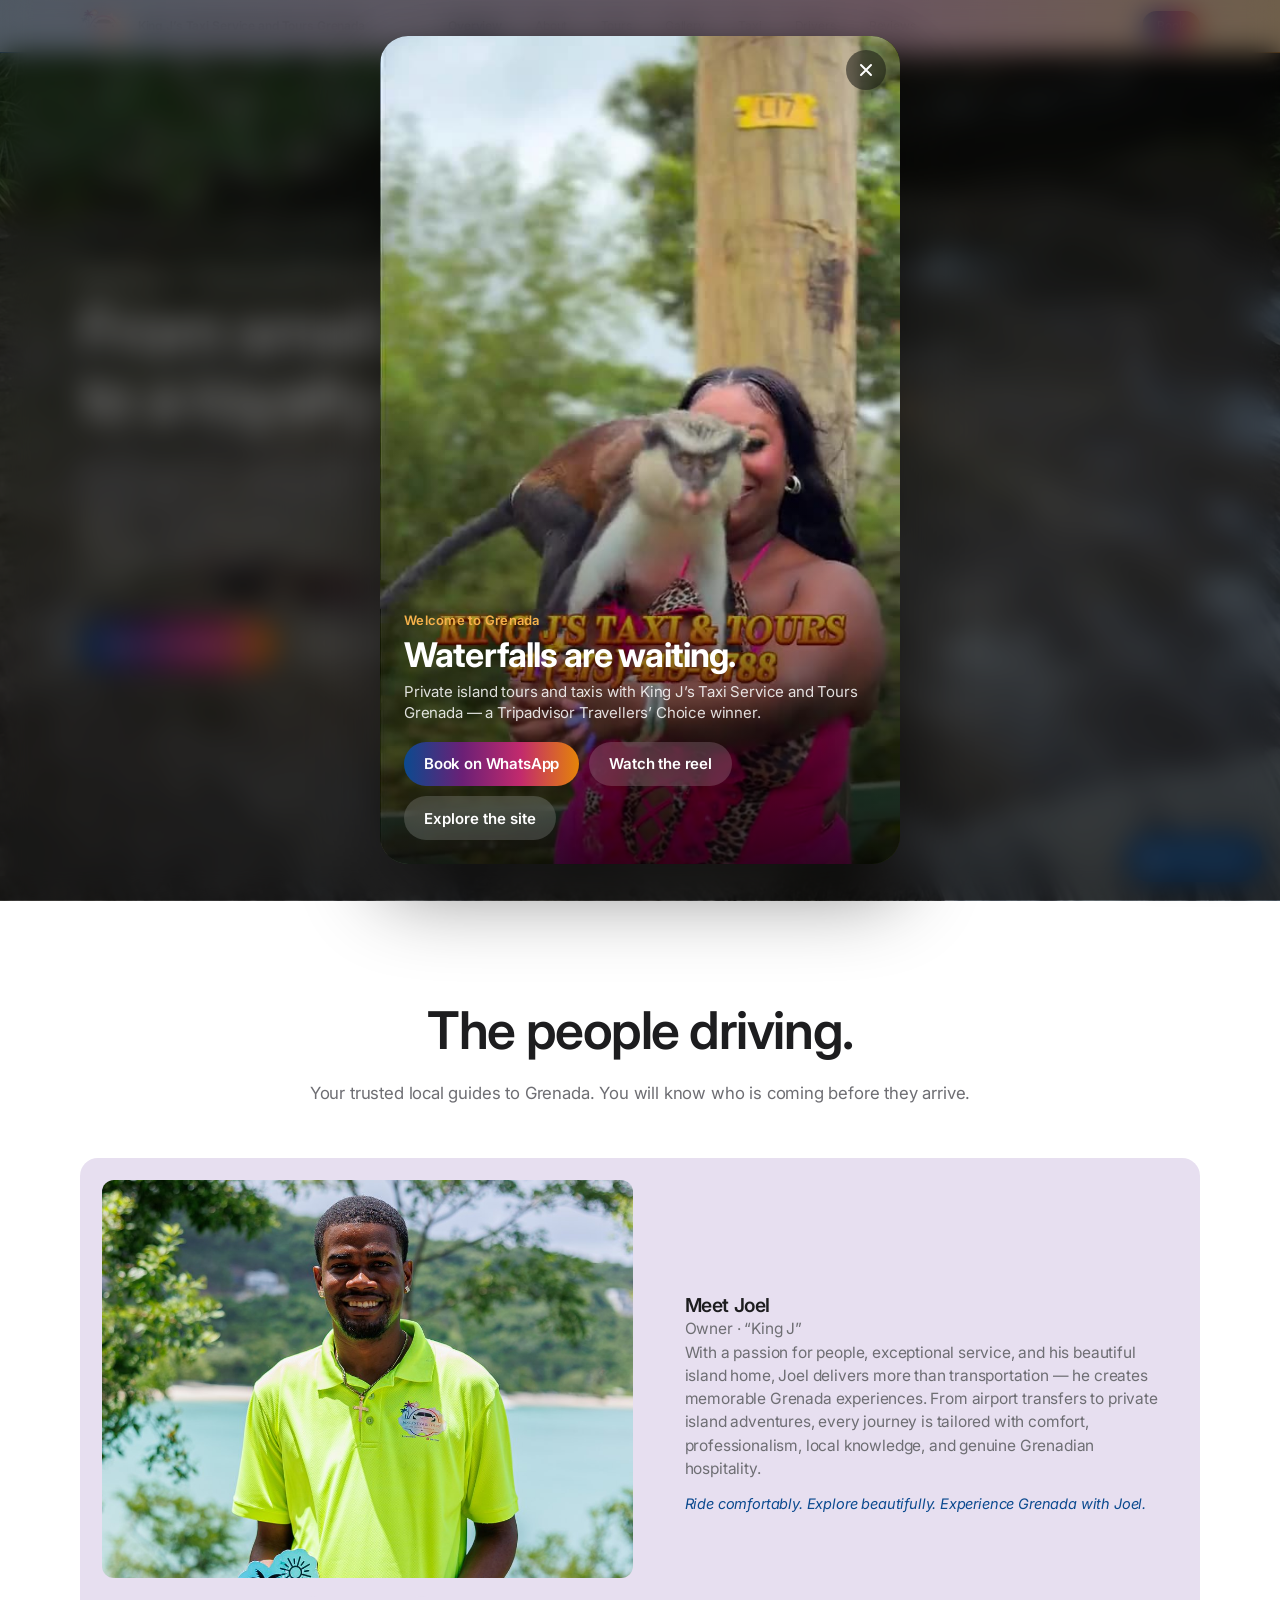
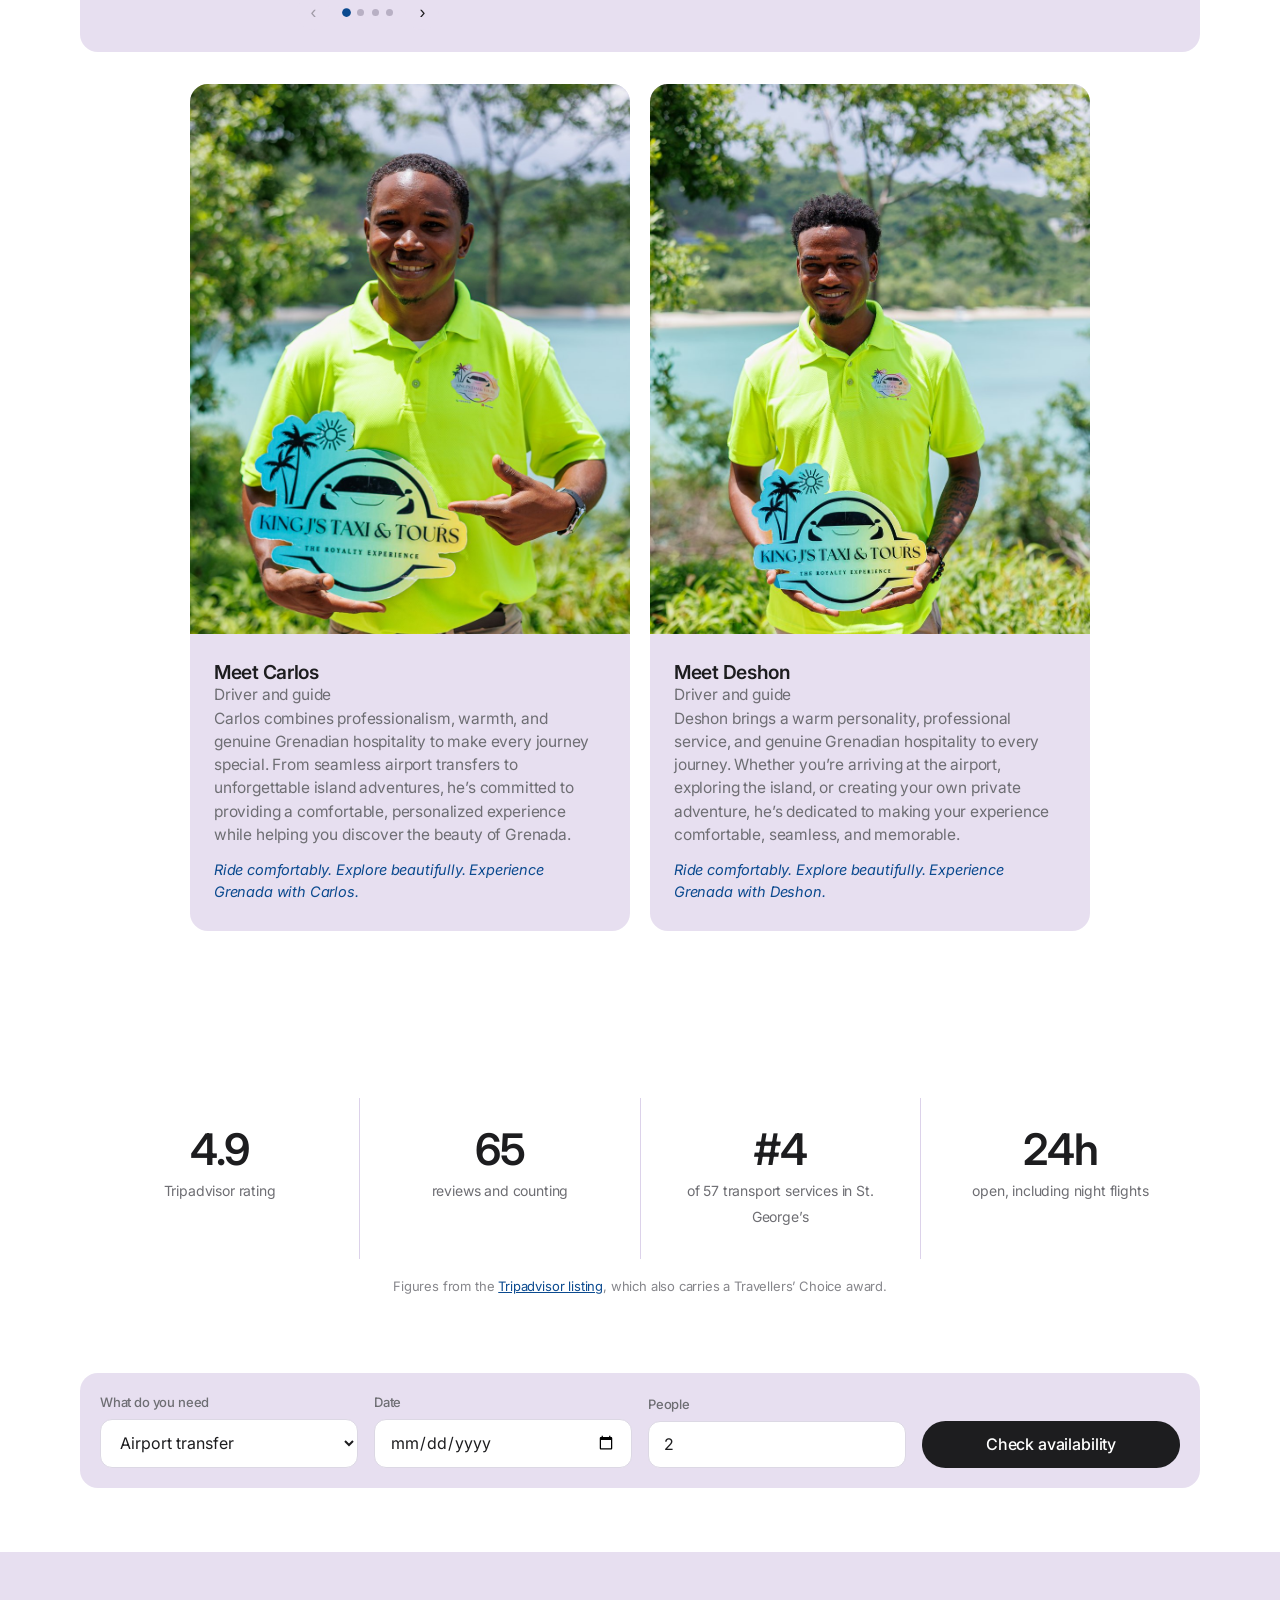
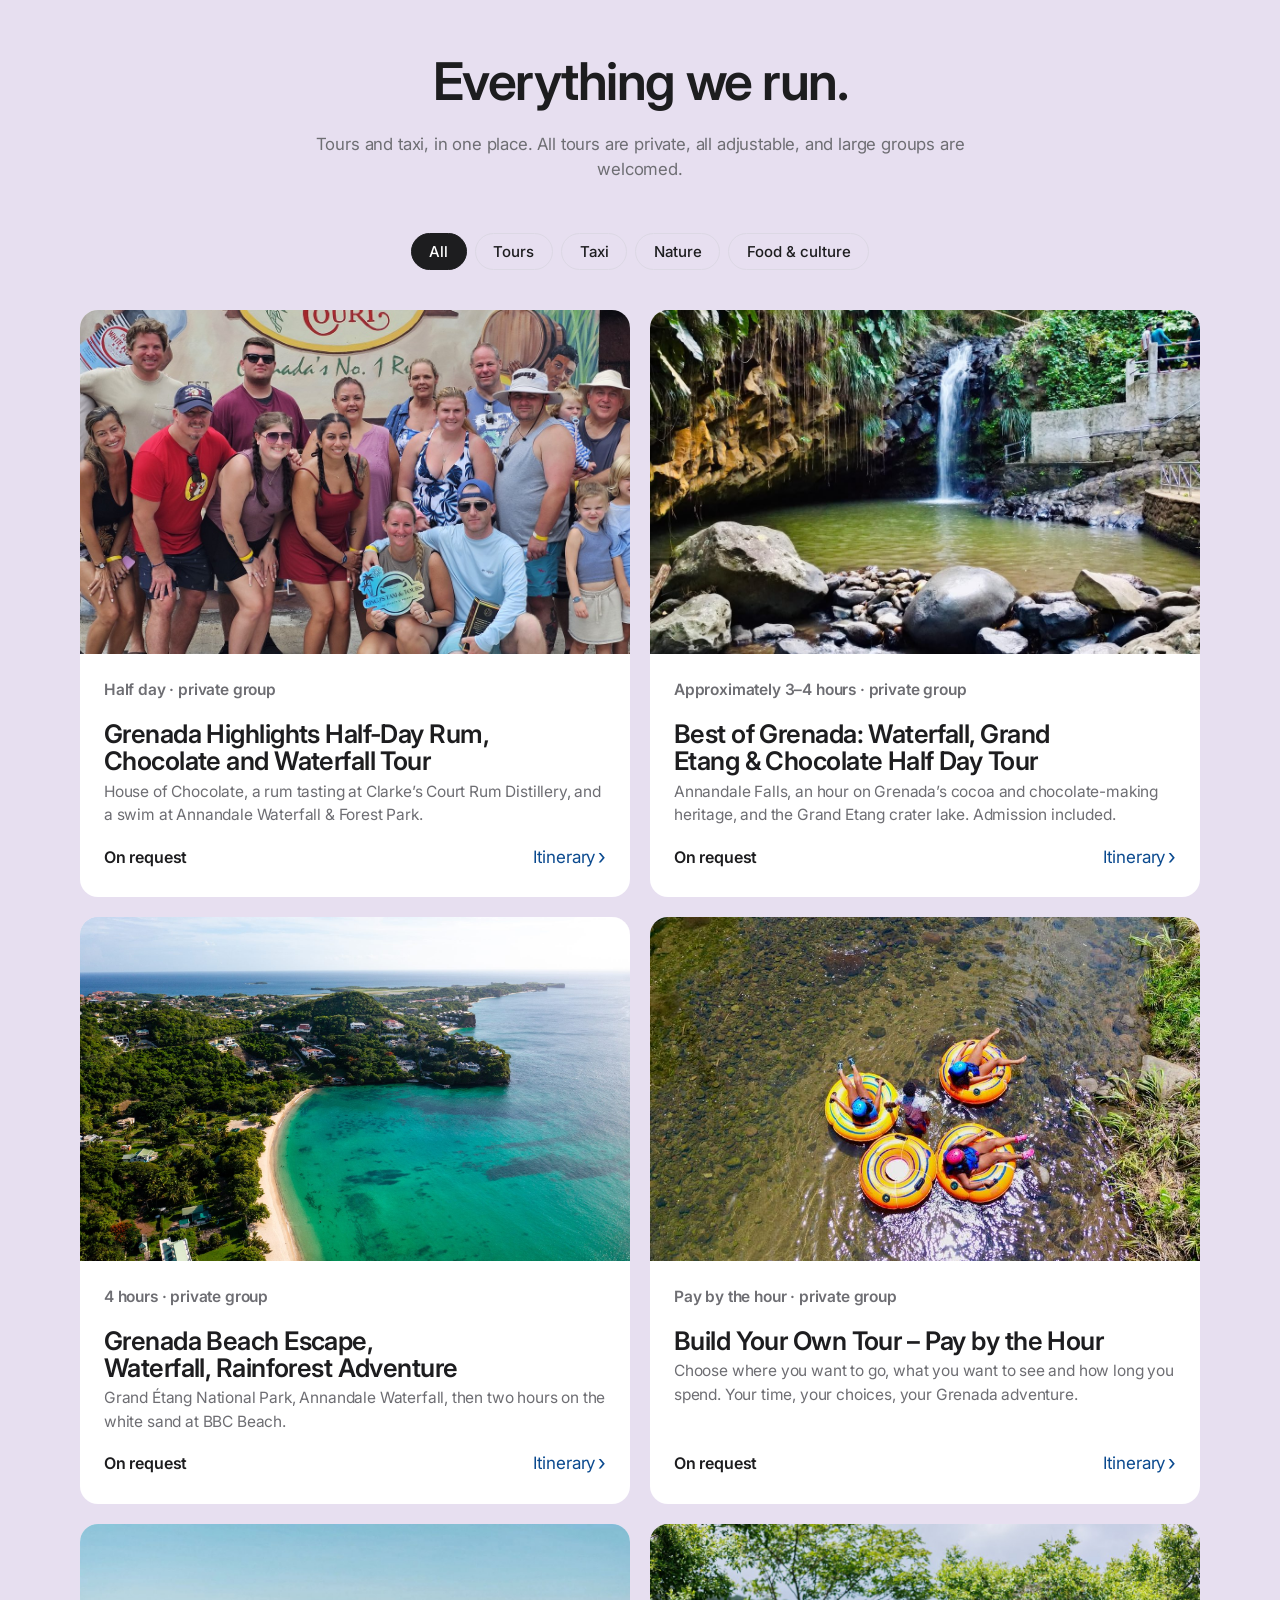
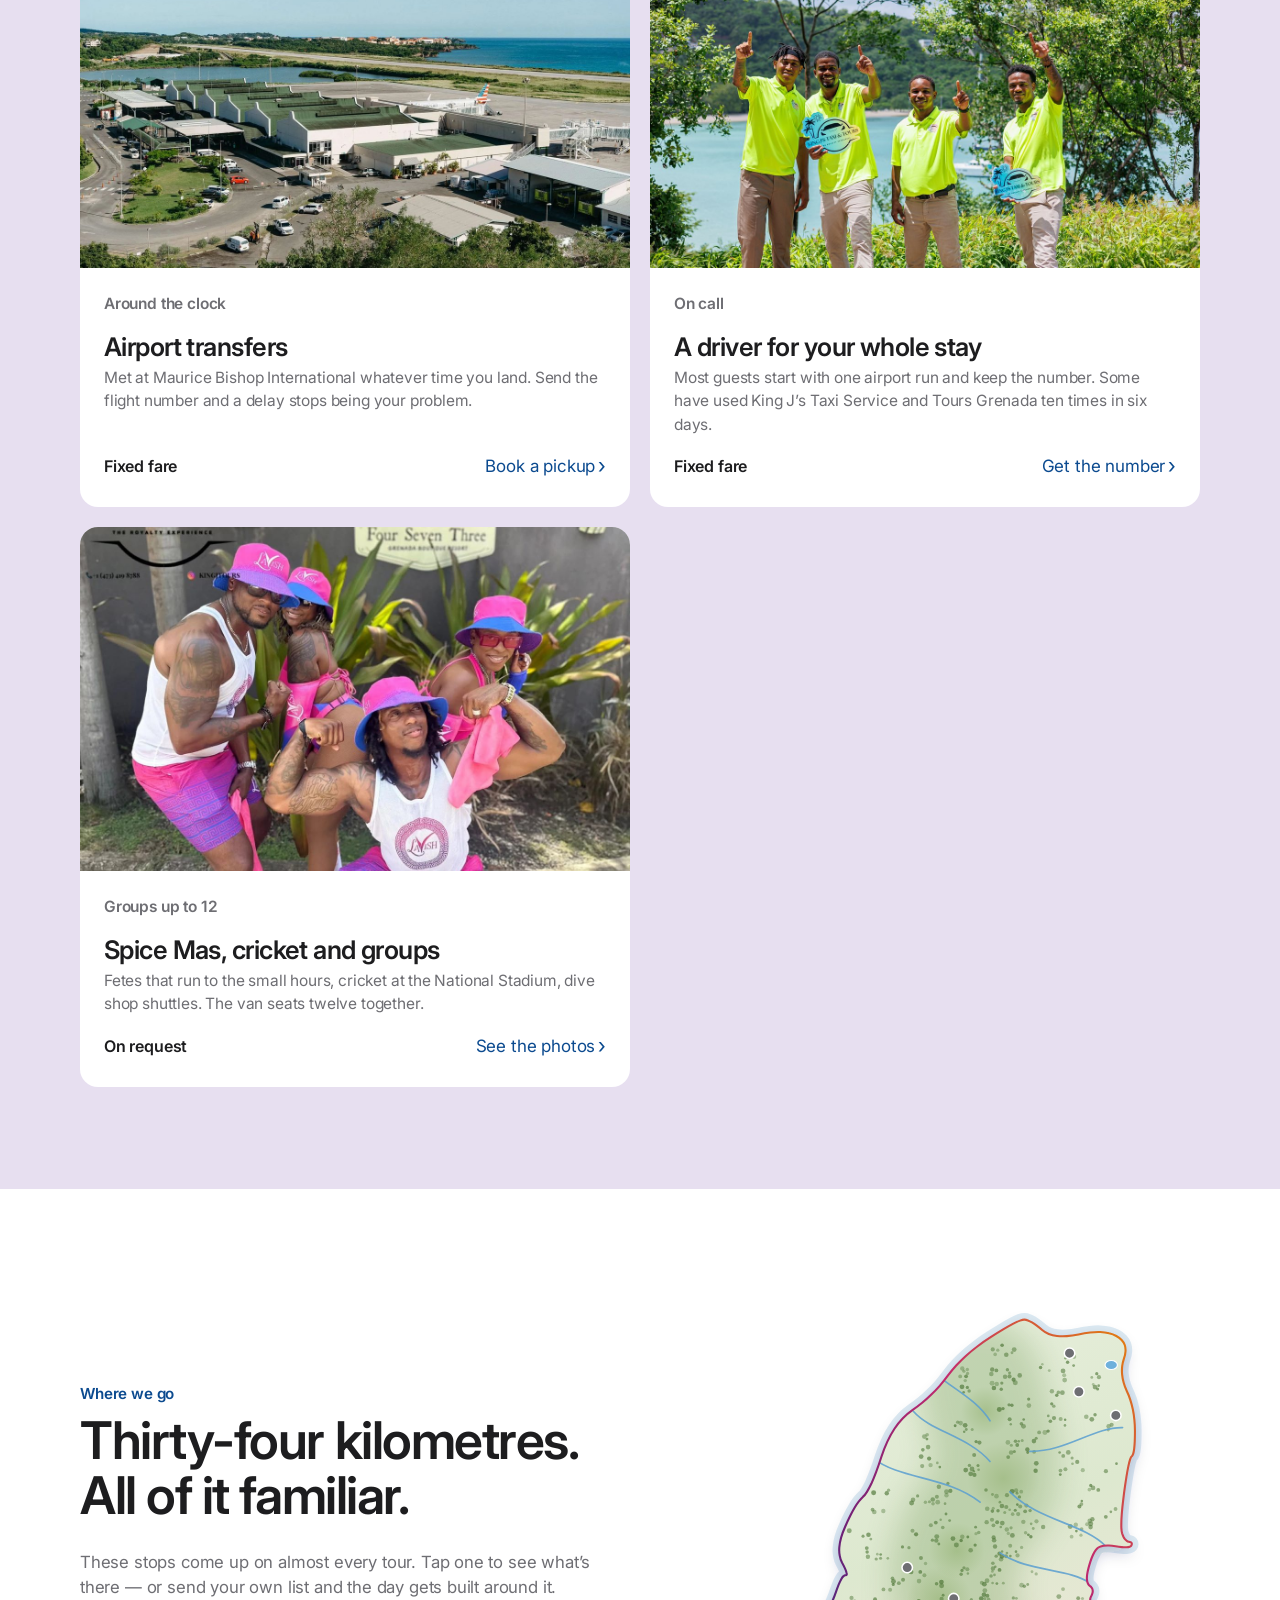
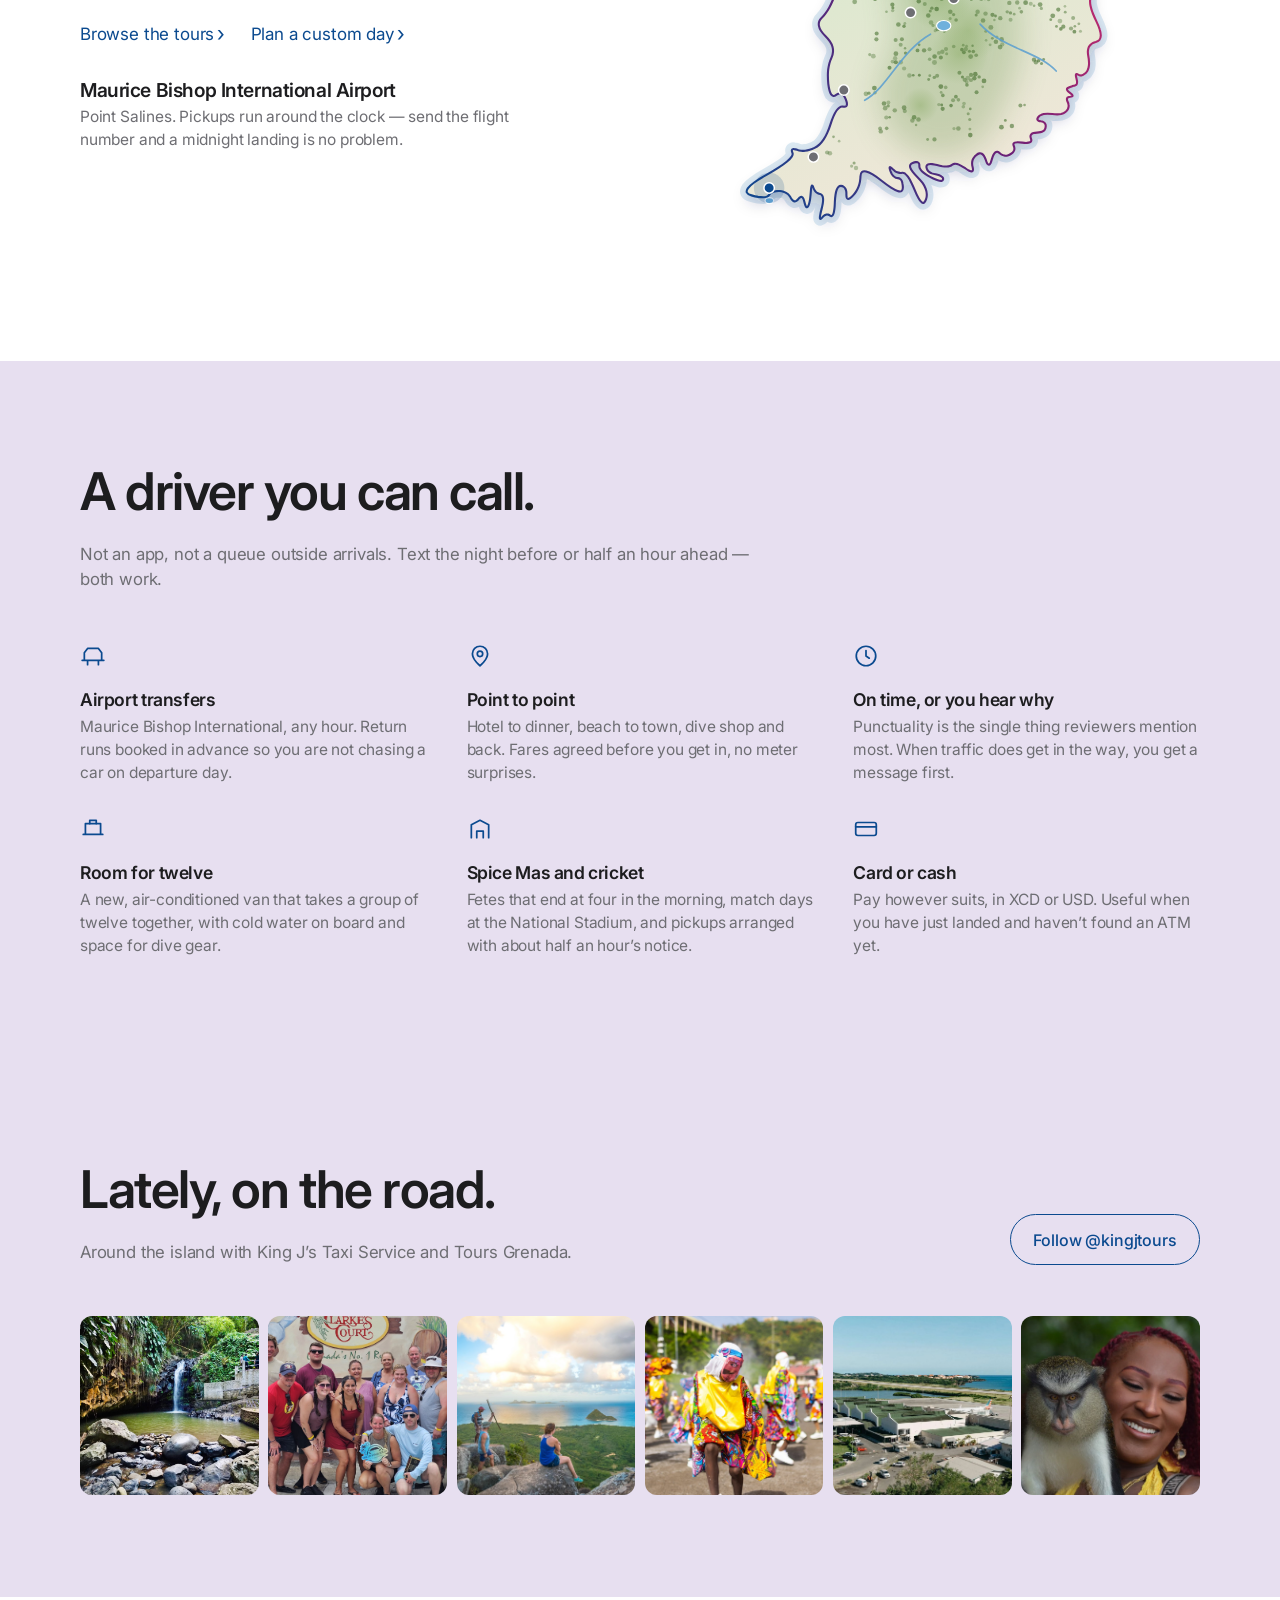
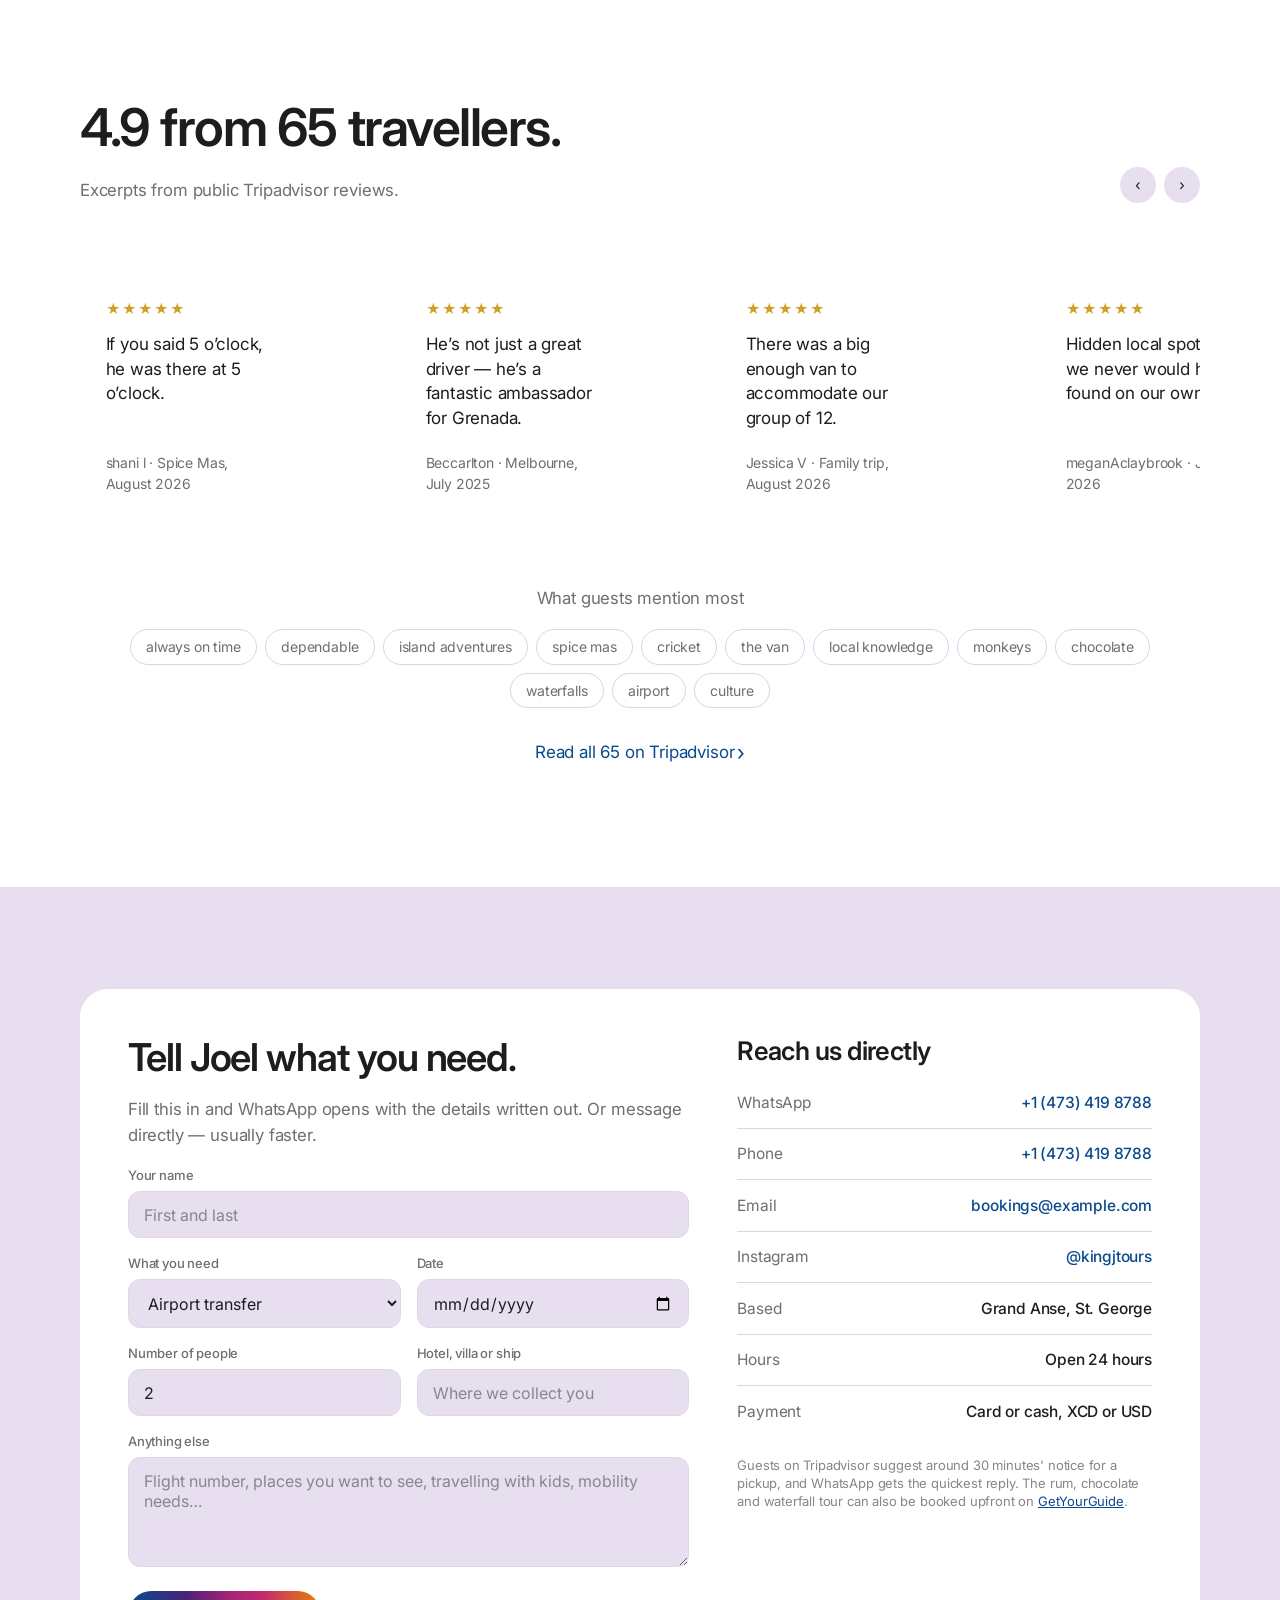
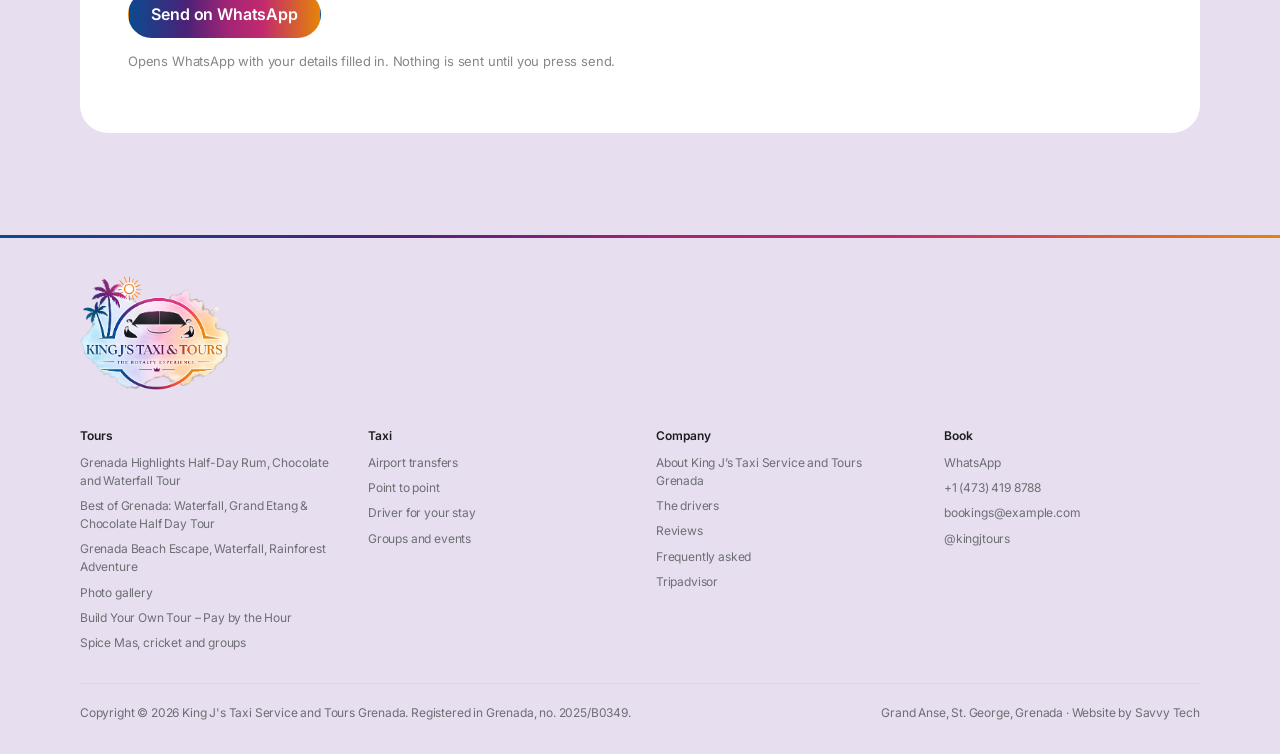
<file: index.html>
<!DOCTYPE html>
<html lang="en">
<head>
<meta charset="utf-8">
<meta name="viewport" content="width=device-width, initial-scale=1">
<title>King J&rsquo;s Taxi Service and Tours Grenada &mdash; Private taxi and island tours</title>
<meta name="description" content="Private taxi and island tours in Grenada. 4.9 from 65 Tripadvisor reviews. Airport transfers around the clock, a driver for your whole stay, and tours built around your list.">
<link rel="icon" href="assets/img/favicon.png">
<link rel="preconnect" href="https://fonts.googleapis.com">
<link rel="preconnect" href="https://fonts.gstatic.com" crossorigin>
<link href="https://fonts.googleapis.com/css2?family=Inter:wght@400;500;600;700&display=swap" rel="stylesheet">
<link rel="stylesheet" href="assets/css/style.css">
<link rel="stylesheet" href="assets/css/welcome-popup.css">
</head>
<body>
<a class="skip" href="#main">Skip to content</a>

<header class="masthead">
  <div class="wrap wrap--wide masthead__inner">
    <a class="brand" href="index.html">
      <img src="assets/img/kingj-logo.png" alt="" width="1208" height="1031">
      <span class="brand__name">King J&rsquo;s Taxi Service and Tours Grenada</span>
    </a>
    <button class="nav-toggle" type="button" aria-expanded="false" aria-controls="primary-nav" aria-label="Menu"><span class="nav-toggle__bars" aria-hidden="true"><span></span><span></span></span></button>
    <nav class="nav" id="primary-nav" aria-label="Primary">
      <a href="index.html" aria-current="page">Overview</a>
      <a href="about.html">About</a>
      <a href="tours.html">Tours</a>
      <a href="gallery.html">Gallery</a>
      <a href="index.html#taxi">Taxi</a>
      <a href="index.html#drivers">Drivers</a>
      <a href="index.html#reviews">Reviews</a>
      <a class="btn btn--primary" href="contact.html">Book</a>
    </nav>
  </div>
</header>

<main id="main">

  <!-- HERO SLIDER -->
  <section class="hero">
      <video class="hero__bg" autoplay muted loop playsinline preload="auto" poster="assets/img/hero-poster.jpg"
             aria-label="Aerial view of a Grenada waterfall in the rainforest"
             data-mobile-src="assets/video/hero-mobile.mp4" data-mobile-poster="assets/img/hero-poster-mobile.jpg">
          <source src="assets/video/hero.mp4" type="video/mp4">
        </video>
      <script>
        /* portrait phones get the full-height cut of the same clip */
        (function (v) {
          if (!v || !matchMedia('(max-aspect-ratio: 3/4)').matches) return;
          v.poster = v.dataset.mobilePoster;
          v.querySelector('source').src = v.dataset.mobileSrc;
          v.load();
        })(document.currentScript.previousElementSibling);
      </script>
      <div class="hero__scrim"></div>
      <article class="slide slide--about is-active">
        <div class="wrap wrap--wide slide__inner">
          <p class="eyebrow eyebrow--light">About King J&rsquo;s Taxi Service and Tours Grenada</p>
          <h1>From small beginnings to a royalty experience.</h1>
          <p class="lede">Built on hard work, great customer service and a passion for Grenada, King J&rsquo;s Taxi Service and Tours Grenada has grown from a small dream into one of the island&rsquo;s most talked-about taxi and tour companies. We stand for punctuality, reliability, safety and exceptional service &mdash; and we treat every guest like family.</p>
          <p class="slide__actions"><a class="btn btn--primary" href="about.html">Read more about us</a><a class="btn btn--ghost" href="contact.html">Book a ride</a></p>
        </div>
      </article>
  </section>

  <!-- DRIVERS -->
  <section class="band" id="drivers">
    <div class="wrap wrap--wide">
      <div class="band__head center">
        <h2>The people driving.</h2>
        <p class="sub">Your trusted local guides to Grenada. You will know who is coming before they arrive.</p>
      </div>
      <div class="person person--lead">
        <div class="storycar">
          <div class="tourgal tourgal--solo" aria-label="Joel, owner of King J&rsquo;s Taxi Service and Tours Grenada">
            <figure><img src="assets/img/driver-joel.jpg" alt="Joel Francis, owner of King J&rsquo;s Taxi Service and Tours Grenada" width="1066" height="1600" loading="lazy"></figure>
            <figure><img src="assets/img/driver-joel-1.jpg" alt="Joel in front of the white King J&rsquo;s van" width="1000" height="1500" loading="lazy"></figure>
            <figure><img src="assets/img/driver-joel-2.jpg" alt="Joel in front of the black King J&rsquo;s taxi" width="1000" height="1500" loading="lazy"></figure>
            <figure><img src="assets/img/driver-joel-3.jpg" alt="Joel at the wheel of the white van" width="1000" height="1500" loading="lazy"></figure>
          </div>
        </div>
        <div class="person__body">
          <h3>Meet Joel</h3>
          <p class="person__role">Owner &middot; &ldquo;King J&rdquo;</p>
          <p>With a passion for people, exceptional service, and his beautiful island home, Joel delivers more than transportation &mdash; he creates memorable Grenada experiences. From airport transfers to private island adventures, every journey is tailored with comfort, professionalism, local knowledge, and genuine Grenadian hospitality.</p>
          <p class="person__tag"><em>Ride comfortably. Explore beautifully. Experience Grenada with Joel.</em></p>
        </div>
      </div>

      <div class="people people--pair">
        <div class="person">
          <figure class="photo"><img src="assets/img/driver-carlos.jpg" alt="Carlos, driver and guide at King J&rsquo;s Taxi Service and Tours Grenada" loading="lazy"></figure>
          <div class="person__body">
            <h3>Meet Carlos</h3>
            <p class="person__role">Driver and guide</p>
            <p>Carlos combines professionalism, warmth, and genuine Grenadian hospitality to make every journey special. From seamless airport transfers to unforgettable island adventures, he&rsquo;s committed to providing a comfortable, personalized experience while helping you discover the beauty of Grenada.</p>
            <p class="person__tag"><em>Ride comfortably. Explore beautifully. Experience Grenada with Carlos.</em></p>
          </div>
        </div>
        <div class="person">
          <figure class="photo"><img src="assets/img/driver-deshon.jpg" alt="Deshon, driver and guide at King J&rsquo;s Taxi Service and Tours Grenada" loading="lazy"></figure>
          <div class="person__body">
            <h3>Meet Deshon</h3>
            <p class="person__role">Driver and guide</p>
            <p>Deshon brings a warm personality, professional service, and genuine Grenadian hospitality to every journey. Whether you&rsquo;re arriving at the airport, exploring the island, or creating your own private adventure, he&rsquo;s dedicated to making your experience comfortable, seamless, and memorable.</p>
            <p class="person__tag"><em>Ride comfortably. Explore beautifully. Experience Grenada with Deshon.</em></p>
          </div>
        </div>
      </div>
    </div>
  </section>

  <!-- STATS -->
  <section class="band band--tight">
    <div class="wrap wrap--wide">
      <div class="stats">
        <div class="stat"><b>4.9</b><span>Tripadvisor rating</span></div>
        <div class="stat"><b>65</b><span>reviews and counting</span></div>
        <div class="stat"><b>#4</b><span>of 57 transport services in St. George&rsquo;s</span></div>
        <div class="stat"><b>24h</b><span>open, including night flights</span></div>
      </div>
      <p class="fine center" style="margin-top:1.1rem">Figures from the <a href='https://www.tripadvisor.com/Attraction_Review-g147296-d32974314-Reviews-King_J_s_Taxi_Services_Tours-St_George_s_Saint_George_Parish_Grenada.html' rel="noopener">Tripadvisor listing</a>, which also carries a Travellers&rsquo; Choice award.</p>
    </div>
  </section>

  <!-- QUICK BOOK -->
  <section class="band band--tight" style="padding-top:0">
    <div class="wrap wrap--wide">
      <form class="quickbar" id="quick-form" data-whatsapp='14734198788' aria-label="Quick booking">
        <div class="field" style="margin:0">
          <label for="q-service">What do you need</label>
          <select id="q-service" name="service">
            <option>Airport transfer</option>
            <option>Taxi around the island</option>
            <option>Driver for my whole stay</option>
            <option>Rum, chocolate and waterfall tour</option>
            <option>Full island tour</option>
            <option>Something custom</option>
          </select>
        </div>
        <div class="field" style="margin:0">
          <label for="q-date">Date</label>
          <input id="q-date" name="date" type="date">
        </div>
        <div class="field" style="margin:0">
          <label for="q-guests">People</label>
          <input id="q-guests" name="guests" type="number" min="1" value="2">
        </div>
        <div class="quickbar__go"><button class="btn btn--dark" type="submit">Check availability</button></div>
      </form>
    </div>
  </section>

  <!-- EXPLORE -->
  <section class="band band--alt" id="explore">
    <div class="wrap wrap--wide">
      <div class="band__head center">
        <h2>Everything we run.</h2>
        <p class="sub">Tours and taxi, in one place. All tours are private, all adjustable, and large groups are welcomed.</p>
      </div>
      <div class="tabs" role="tablist" aria-label="Filter services">
        <button type="button" role="tab" data-filter="all" aria-selected="true">All</button>
        <button type="button" role="tab" data-filter="tour" aria-selected="false">Tours</button>
        <button type="button" role="tab" data-filter="taxi" aria-selected="false">Taxi</button>
        <button type="button" role="tab" data-filter="nature" aria-selected="false">Nature</button>
        <button type="button" role="tab" data-filter="culture" aria-selected="false">Food &amp; culture</button>
      </div>
      <div class="tiles">
        <a class="tile" href="tours.html#chocolate" data-cat="tour culture">
          <figure class="photo "><img src="assets/img/tour-chocolate.jpg" alt="Cocoa rum liqueurs and fresh cocoa pods at the tasting" loading="lazy"></figure>
          <div class="tile__body">
            <p class="tile__kicker">Half day &middot; private group</p>
            <h3>Grenada Highlights Half-Day Rum, Chocolate and Waterfall Tour</h3>
            <p>House of Chocolate, a rum tasting at Clarke&rsquo;s Court Rum Distillery, and a swim at Annandale Waterfall &amp; Forest Park.</p>
            <div class="tile__foot"><span class="tile__price">On request</span><span class="chev">Itinerary</span></div>
          </div>
        </a>
        <a class="tile" href="tours.html#island" data-cat="tour culture nature">
          <figure class="photo "><img src="assets/img/tour-falls.jpg" alt="Annandale Falls in the rainforest" loading="lazy"></figure>
          <div class="tile__body">
            <p class="tile__kicker">Approximately 3&ndash;4 hours &middot; private group</p>
            <h3>Best of Grenada: Waterfall, Grand Etang &amp; Chocolate Half Day Tour</h3>
            <p>Annandale Falls, an hour on Grenada&rsquo;s cocoa and chocolate-making heritage, and the Grand Etang crater lake. Admission included.</p>
            <div class="tile__foot"><span class="tile__price">On request</span><span class="chev">Itinerary</span></div>
          </div>
        </a>
        <a class="tile" href="tours.html#waterfalls" data-cat="tour nature">
          <figure class="photo "><img src="assets/img/beach-escape.jpg" alt="Aerial view of a Grenada beach, turquoise water and the coast toward Point Salines" loading="lazy"></figure>
          <div class="tile__body">
            <p class="tile__kicker">4 hours &middot; private group</p>
            <h3>Grenada Beach Escape, Waterfall, Rainforest Adventure</h3>
            <p>Grand &Eacute;tang National Park, Annandale Waterfall, then two hours on the white sand at BBC Beach.</p>
            <div class="tile__foot"><span class="tile__price">On request</span><span class="chev">Itinerary</span></div>
          </div>
        </a>
        <a class="tile" href="tours.html#custom" data-cat="tour nature culture">
          <figure class="photo "><img src="assets/img/tour-custom-11.jpg" alt="River tubing on a Grenada river, seen from above" loading="lazy"></figure>
          <div class="tile__body">
            <p class="tile__kicker">Pay by the hour &middot; private group</p>
            <h3>Build Your Own Tour &ndash; Pay by the Hour</h3>
            <p>Choose where you want to go, what you want to see and how long you spend. Your time, your choices, your Grenada adventure.</p>
            <div class="tile__foot"><span class="tile__price">On request</span><span class="chev">Itinerary</span></div>
          </div>
        </a>
        <a class="tile" href="contact.html" data-cat="taxi">
          <figure class="photo "><img src="assets/img/card-airport.jpg" alt="Maurice Bishop International Airport from the hillside" loading="lazy"></figure>
          <div class="tile__body">
            <p class="tile__kicker">Around the clock</p>
            <h3>Airport transfers</h3>
            <p>Met at Maurice Bishop International whatever time you land. Send the flight number and a delay stops being your problem.</p>
            <div class="tile__foot"><span class="tile__price">Fixed fare</span><span class="chev">Book a pickup</span></div>
          </div>
        </a>
        <a class="tile" href="contact.html" data-cat="taxi">
          <figure class="photo "><img src="assets/img/card-taxi.jpg" alt="The King J&rsquo;s Taxi Service and Tours Grenada drivers above Grand Anse" loading="lazy"></figure>
          <div class="tile__body">
            <p class="tile__kicker">On call</p>
            <h3>A driver for your whole stay</h3>
            <p>Most guests start with one airport run and keep the number. Some have used King J&rsquo;s Taxi Service and Tours Grenada ten times in six days.</p>
            <div class="tile__foot"><span class="tile__price">Fixed fare</span><span class="chev">Get the number</span></div>
          </div>
        </a>
        <a class="tile" href="tours.html#spicemas" data-cat="taxi culture">
          <figure class="photo "><img src="assets/img/spicemas-1.jpg" alt="An ole mas band on the road at Spice Mas" loading="lazy"></figure>
          <div class="tile__body">
            <p class="tile__kicker">Groups up to 12</p>
            <h3>Spice Mas, cricket and groups</h3>
            <p>Fetes that run to the small hours, cricket at the National Stadium, dive shop shuttles. The van seats twelve together.</p>
            <div class="tile__foot"><span class="tile__price">On request</span><span class="chev">See the photos</span></div>
          </div>
        </a>
      </div>
    </div>
  </section>

  <!-- MAP -->
  <section class="band" id="map">
    <div class="wrap wrap--wide split">
      <div>
        <p class="eyebrow">Where we go</p>
        <h2>Thirty-four kilometres. All of it familiar.</h2>
        <p class="sub">These stops come up on almost every tour. Tap one to see what&rsquo;s there &mdash; or send your own list and the day gets built around it.</p>
        <div class="chev-row" style="margin-top:1.4rem"><a class="chev" href="tours.html">Browse the tours</a><a class="chev" href="contact.html">Plan a custom day</a></div>
        <div class="island__readout" aria-live="polite" style="margin-top:2rem">
          <h3 id="stop-title">Maurice Bishop International Airport</h3>
          <p id="stop-desc">Point Salines. Pickups run around the clock — send the flight number and a midnight landing is no problem.</p>
        </div>
      </div>
      <div class="island"><svg viewBox="0 0 462 588" role="img" aria-label="Map of Grenada showing the stops King J's Taxi Service and Tours Grenada drives to">
          <title>Grenada</title>
          <defs>
            <clipPath id="islandClip"><path d="M 371.7 415.8 Q 370.8 416.2 369.9 416.6 Q 369.0 417.0 368.7 417.5 Q 368.4 418.0 368.6 418.7 Q 368.8 419.4 369.6 420.2 Q 370.4 421.0 371.7 422.0 Q 373.0 423.0 373.7 423.7 Q 374.4 424.4 374.4 424.9 Q 374.4 425.4 373.8 425.7 Q 373.2 426.0 371.9 426.1 Q 370.6 426.1 369.8 426.5 Q 369.0 426.8 368.7 427.5 Q 368.4 428.2 368.5 429.2 Q 368.7 430.2 369.3 431.5 Q 369.9 432.8 370.1 434.1 Q 370.4 435.3 370.2 436.5 Q 370.0 437.7 369.5 438.9 Q 368.9 440.0 367.9 441.1 Q 367.0 442.2 365.6 442.9 Q 364.2 443.7 362.3 444.1 Q 360.5 444.4 358.2 444.5 Q 355.9 444.5 353.1 444.2 Q 350.4 443.9 348.1 443.9 Q 345.9 443.9 344.1 444.2 Q 342.3 444.6 340.9 445.3 Q 339.6 445.9 338.7 447.0 Q 337.9 448.0 337.6 448.8 Q 337.3 449.6 337.6 450.2 Q 337.9 450.8 338.7 451.2 Q 339.6 451.6 341.0 451.8 Q 342.5 451.9 343.5 452.4 Q 344.5 452.9 345.2 453.7 Q 345.8 454.5 346.1 455.5 Q 346.3 456.6 346.1 457.9 Q 346.0 459.3 345.3 460.3 Q 344.7 461.4 343.5 462.1 Q 342.4 462.8 340.7 463.2 Q 339.1 463.6 337.0 463.7 Q 334.8 463.8 333.4 464.2 Q 331.9 464.6 331.1 465.4 Q 330.3 466.2 330.2 467.3 Q 330.1 468.4 330.7 469.9 Q 331.3 471.4 331.0 472.4 Q 330.7 473.4 329.6 473.9 Q 328.4 474.4 326.5 474.5 Q 324.5 474.6 321.6 474.2 Q 318.8 473.8 316.8 473.8 Q 314.8 473.8 313.7 474.2 Q 312.6 474.7 312.3 475.5 Q 312.1 476.4 312.7 477.7 Q 313.3 479.0 313.3 480.1 Q 313.4 481.3 313.0 482.4 Q 312.5 483.5 311.6 484.5 Q 310.6 485.5 309.1 486.4 Q 307.6 487.3 306.2 487.7 Q 304.7 488.1 303.4 487.9 Q 302.0 487.8 300.6 487.1 Q 299.3 486.5 298.0 485.3 Q 296.7 484.1 295.5 483.8 Q 294.3 483.6 293.3 484.4 Q 292.3 485.2 291.4 487.0 Q 290.5 488.8 289.7 491.5 Q 289.0 494.3 288.2 495.8 Q 287.4 497.2 286.6 497.3 Q 285.8 497.4 284.9 496.2 Q 284.1 495.0 283.3 492.4 Q 282.4 489.8 281.4 488.2 Q 280.3 486.6 279.1 485.9 Q 277.9 485.2 276.5 485.5 Q 275.1 485.8 273.6 487.0 Q 272.0 488.2 271.0 489.6 Q 269.9 491.0 269.4 492.6 Q 268.9 494.2 268.9 496.1 Q 268.9 497.9 269.5 500.0 Q 270.0 502.0 269.8 503.1 Q 269.6 504.2 268.6 504.4 Q 267.6 504.5 265.9 503.7 Q 264.2 502.9 261.7 501.1 Q 259.2 499.4 257.0 498.3 Q 254.9 497.2 253.2 496.7 Q 251.5 496.3 250.2 496.5 Q 248.8 496.7 247.9 497.5 Q 247.0 498.4 245.5 498.8 Q 244.0 499.3 242.1 499.3 Q 240.1 499.3 237.6 499.0 Q 235.1 498.6 232.1 497.8 Q 229.1 497.1 227.0 496.8 Q 224.8 496.6 223.4 496.9 Q 222.0 497.2 221.4 498.1 Q 220.8 498.9 221.0 500.3 Q 221.2 501.7 221.9 502.8 Q 222.6 504.0 223.8 504.9 Q 225.0 505.8 226.7 506.5 Q 228.4 507.1 230.6 507.5 Q 232.8 508.0 234.4 508.5 Q 235.9 509.1 236.9 509.8 Q 237.9 510.4 238.3 511.2 Q 238.6 512.1 238.4 513.0 Q 238.2 513.9 237.2 514.2 Q 236.3 514.5 234.7 514.2 Q 233.0 513.9 230.7 512.9 Q 228.3 512.0 225.3 510.4 Q 222.2 508.9 220.0 507.3 Q 217.7 505.8 216.2 504.3 Q 214.7 502.8 214.1 501.3 Q 213.4 499.9 213.5 498.5 Q 213.6 497.1 213.2 496.2 Q 212.8 495.3 211.9 494.9 Q 211.1 494.6 209.7 494.7 Q 208.3 494.9 206.5 495.6 Q 204.6 496.3 204.0 497.6 Q 203.4 498.9 204.1 500.7 Q 204.7 502.6 206.6 505.0 Q 208.5 507.5 211.6 510.5 Q 214.7 513.6 216.9 516.5 Q 219.0 519.5 220.1 522.4 Q 221.2 525.3 221.3 528.1 Q 221.5 530.9 220.6 533.6 Q 219.7 536.3 218.5 537.1 Q 217.3 537.9 215.9 536.8 Q 214.4 535.7 212.7 532.6 Q 210.9 529.6 208.9 524.6 Q 206.9 519.7 205.0 516.0 Q 203.2 512.3 201.5 510.0 Q 199.8 507.7 198.3 506.6 Q 196.8 505.6 195.5 505.8 Q 194.2 506.1 193.0 506.0 Q 191.7 505.9 190.4 505.4 Q 189.1 504.9 187.9 504.1 Q 186.7 503.2 185.4 502.0 Q 184.2 500.8 183.4 500.3 Q 182.7 499.8 182.4 500.1 Q 182.2 500.4 182.4 501.4 Q 182.6 502.5 183.2 504.2 Q 183.9 506.0 184.7 507.4 Q 185.6 508.7 186.5 509.6 Q 187.5 510.5 188.7 511.0 Q 189.8 511.5 191.1 511.5 Q 192.3 511.5 193.3 512.2 Q 194.3 512.8 194.9 514.1 Q 195.5 515.4 195.8 517.3 Q 196.2 519.2 196.2 521.7 Q 196.2 524.3 194.8 525.1 Q 193.4 525.9 190.7 525.0 Q 187.9 524.1 183.8 521.5 Q 179.7 518.8 174.2 514.5 Q 168.7 510.1 164.5 507.6 Q 160.4 505.2 157.6 504.5 Q 154.7 503.9 153.3 505.1 Q 151.8 506.4 151.7 509.5 Q 151.6 512.6 151.1 515.4 Q 150.6 518.2 149.6 520.7 Q 148.6 523.2 147.2 525.4 Q 145.8 527.7 144.0 529.6 Q 142.2 531.6 140.8 532.5 Q 139.5 533.4 138.6 533.3 Q 137.7 533.2 137.3 532.1 Q 136.9 530.9 136.9 528.8 Q 137.0 526.6 136.7 525.0 Q 136.3 523.3 135.6 522.2 Q 134.9 521.0 133.8 520.4 Q 132.8 519.7 131.3 519.6 Q 129.8 519.5 128.7 520.5 Q 127.6 521.5 126.8 523.6 Q 126.0 525.7 125.5 528.9 Q 125.0 532.2 124.8 536.6 Q 124.7 540.9 124.3 544.0 Q 123.9 547.1 123.3 548.9 Q 122.7 550.7 121.8 551.2 Q 121.0 551.7 119.9 550.9 Q 118.9 550.1 117.8 549.8 Q 116.7 549.5 115.7 549.8 Q 114.6 550.1 113.5 550.9 Q 112.4 551.7 111.4 553.0 Q 110.3 554.3 109.7 554.4 Q 109.2 554.5 109.1 553.4 Q 109.0 552.2 109.5 549.8 Q 109.9 547.4 110.9 543.8 Q 111.8 540.2 112.2 537.4 Q 112.6 534.6 112.4 532.7 Q 112.2 530.7 111.4 529.6 Q 110.7 528.5 109.4 528.2 Q 108.1 528.0 107.0 527.4 Q 105.9 526.8 105.0 526.0 Q 104.1 525.1 103.4 523.9 Q 102.7 522.8 102.2 521.3 Q 101.7 519.8 101.3 519.4 Q 100.9 519.0 100.5 519.7 Q 100.2 520.3 99.9 522.0 Q 99.7 523.8 99.5 526.5 Q 99.3 529.3 99.0 531.6 Q 98.8 533.9 98.4 535.7 Q 98.1 537.5 97.6 538.9 Q 97.2 540.2 96.7 541.0 Q 96.2 541.9 95.6 542.0 Q 95.1 542.1 94.6 541.5 Q 94.1 540.9 93.7 539.6 Q 93.2 538.2 92.7 536.1 Q 92.2 534.1 91.6 532.8 Q 91.0 531.6 90.2 531.3 Q 89.4 530.9 88.5 531.5 Q 87.5 532.0 86.5 533.4 Q 85.4 534.7 84.3 535.4 Q 83.3 536.0 82.3 535.9 Q 81.3 535.7 80.4 534.8 Q 79.5 533.9 78.6 532.3 Q 77.8 530.6 76.6 529.4 Q 75.5 528.1 74.0 527.2 Q 72.6 526.3 70.8 525.7 Q 69.1 525.2 67.1 525.0 Q 65.0 524.9 63.3 525.1 Q 61.6 525.2 60.2 525.7 Q 58.8 526.2 57.7 527.1 Q 56.6 527.9 55.8 529.1 Q 55.0 530.3 53.5 530.9 Q 51.9 531.5 49.6 531.6 Q 47.3 531.6 44.2 531.2 Q 41.2 530.7 37.3 529.6 Q 33.5 528.6 32.5 526.7 Q 31.6 524.9 33.4 522.2 Q 35.3 519.6 40.1 516.1 Q 44.8 512.7 52.5 508.4 Q 60.1 504.1 65.6 500.5 Q 71.2 497.0 74.6 494.1 Q 78.1 491.1 79.5 488.9 Q 81.0 486.7 80.3 485.1 Q 79.6 483.6 79.6 482.6 Q 79.6 481.6 80.2 481.2 Q 80.9 480.8 82.1 481.0 Q 83.4 481.1 85.3 481.8 Q 87.2 482.6 89.3 482.8 Q 91.4 483.0 93.6 482.7 Q 95.9 482.5 98.4 481.7 Q 100.8 481.0 103.5 479.7 Q 106.1 478.5 108.5 476.3 Q 110.8 474.1 112.9 471.0 Q 115.0 467.9 116.8 463.9 Q 118.7 459.9 120.2 455.0 Q 121.8 450.0 123.4 446.4 Q 125.0 442.8 126.6 440.5 Q 128.2 438.1 129.9 437.1 Q 131.5 436.1 133.2 436.4 Q 134.8 436.7 135.9 436.3 Q 136.9 436.0 137.3 435.0 Q 137.6 434.0 137.4 432.4 Q 137.1 430.8 136.2 428.5 Q 135.3 426.2 134.2 424.8 Q 133.1 423.4 131.9 422.9 Q 130.6 422.3 129.2 422.6 Q 127.8 423.0 126.2 424.1 Q 124.6 425.3 123.3 425.2 Q 122.0 425.0 120.9 423.6 Q 119.9 422.1 119.2 419.4 Q 118.4 416.6 117.9 412.5 Q 117.5 408.4 117.5 404.7 Q 117.4 400.9 117.8 397.4 Q 118.3 394.0 119.1 390.8 Q 120.0 387.7 121.3 384.9 Q 122.6 382.1 122.8 379.2 Q 123.1 376.4 122.3 373.5 Q 121.5 370.7 119.6 367.9 Q 117.7 365.0 114.8 362.2 Q 111.9 359.3 110.2 356.7 Q 108.5 354.0 108.1 351.6 Q 107.6 349.2 108.4 347.0 Q 109.2 344.8 111.3 342.9 Q 113.3 340.9 115.2 338.2 Q 117.2 335.6 119.0 332.3 Q 120.8 329.0 122.5 325.0 Q 124.2 321.0 125.8 316.4 Q 127.4 311.8 128.8 308.3 Q 130.2 304.9 131.5 302.6 Q 132.8 300.4 133.9 299.4 Q 135.0 298.3 136.0 298.5 Q 137.0 298.6 137.2 297.9 Q 137.5 297.2 137.0 295.5 Q 136.6 293.9 135.4 291.3 Q 134.3 288.8 132.4 285.4 Q 130.6 281.9 129.9 277.8 Q 129.1 273.7 129.5 269.0 Q 129.9 264.3 131.4 258.9 Q 132.9 253.5 135.6 247.5 Q 138.2 241.5 140.7 236.5 Q 143.2 231.5 145.5 227.6 Q 147.8 223.7 150.0 220.9 Q 152.2 218.0 154.2 216.2 Q 156.3 214.5 158.5 210.9 Q 160.7 207.4 163.2 202.2 Q 165.6 196.9 168.2 190.0 Q 170.8 183.0 173.6 174.3 Q 176.5 165.6 179.9 158.2 Q 183.3 150.8 187.4 144.6 Q 191.5 138.5 196.2 133.6 Q 200.9 128.7 206.2 125.0 Q 211.5 121.4 216.5 117.3 Q 221.5 113.3 226.1 108.7 Q 230.8 104.2 235.1 99.3 Q 239.4 94.3 243.4 88.9 Q 247.4 83.5 252.2 78.2 Q 257.0 73.0 262.6 67.9 Q 268.2 62.9 274.7 58.0 Q 281.1 53.1 288.4 48.5 Q 295.6 43.8 301.5 40.3 Q 307.3 36.8 311.7 34.5 Q 316.2 32.2 319.2 31.1 Q 322.3 30.0 323.9 30.1 Q 325.6 30.2 327.5 30.9 Q 329.5 31.7 331.8 33.0 Q 334.2 34.4 336.8 36.3 Q 339.5 38.3 342.5 40.9 Q 345.5 43.5 349.4 45.1 Q 353.2 46.6 358.0 47.2 Q 362.8 47.8 368.4 47.4 Q 374.0 47.0 380.6 45.6 Q 387.1 44.2 392.8 43.6 Q 398.6 42.9 403.5 43.1 Q 408.5 43.3 412.7 44.4 Q 416.9 45.4 420.3 47.2 Q 423.7 49.0 425.9 51.4 Q 428.1 53.7 429.2 56.7 Q 430.2 59.6 430.0 63.2 Q 429.8 66.7 428.4 70.7 Q 427.0 74.8 426.5 79.0 Q 426.0 83.2 426.4 87.5 Q 426.8 91.7 428.0 96.1 Q 429.2 100.5 431.3 105.0 Q 433.5 109.5 435.0 114.3 Q 436.6 119.2 437.7 124.4 Q 438.8 129.7 439.3 135.3 Q 439.9 140.9 439.9 146.9 Q 439.9 152.9 439.7 157.6 Q 439.5 162.2 439.1 165.5 Q 438.7 168.8 438.1 170.7 Q 437.5 172.7 436.7 173.3 Q 435.8 173.8 434.9 176.5 Q 434.0 179.1 433.0 183.9 Q 432.0 188.6 430.9 195.4 Q 429.8 202.2 428.6 211.0 Q 427.5 219.9 426.7 227.0 Q 426.0 234.1 425.7 239.6 Q 425.5 245.0 425.6 248.7 Q 425.8 252.4 426.4 254.4 Q 427.1 256.4 427.8 258.0 Q 428.6 259.5 429.4 260.6 Q 430.3 261.7 431.3 262.3 Q 432.3 263.0 433.4 263.2 Q 434.6 263.4 435.3 263.7 Q 436.0 264.1 436.3 264.6 Q 436.7 265.1 436.6 265.7 Q 436.6 266.4 436.1 267.2 Q 435.7 268.1 434.4 268.5 Q 433.2 269.0 431.1 269.1 Q 429.0 269.2 426.1 268.9 Q 423.2 268.7 419.5 268.1 Q 415.7 267.5 412.6 267.3 Q 409.5 267.2 407.1 267.5 Q 404.6 267.9 402.8 268.7 Q 400.9 269.5 399.7 270.9 Q 398.5 272.2 397.4 274.1 Q 396.3 276.0 395.2 278.5 Q 394.1 281.0 393.1 284.2 Q 392.1 287.3 391.1 291.0 Q 390.1 294.7 389.7 297.8 Q 389.3 300.8 389.5 303.1 Q 389.7 305.5 390.5 307.1 Q 391.2 308.7 392.5 309.7 Q 393.9 310.6 394.6 311.8 Q 395.4 312.9 395.5 314.3 Q 395.7 315.6 395.3 317.2 Q 394.9 318.8 393.9 320.6 Q 392.9 322.3 392.8 324.9 Q 392.6 327.4 393.3 330.7 Q 394.0 334.0 395.5 338.1 Q 397.1 342.1 399.4 346.9 Q 401.8 351.7 402.9 355.5 Q 404.1 359.2 404.0 361.9 Q 403.9 364.6 402.6 366.3 Q 401.3 367.9 398.7 368.6 Q 396.1 369.2 394.4 370.4 Q 392.6 371.6 391.6 373.5 Q 390.7 375.3 390.5 377.8 Q 390.3 380.2 390.9 383.3 Q 391.5 386.3 391.6 389.0 Q 391.8 391.6 391.5 393.7 Q 391.3 395.9 390.5 397.5 Q 389.8 399.2 388.7 400.5 Q 387.5 401.7 386.4 402.4 Q 385.4 403.2 384.3 403.5 Q 383.3 403.8 382.3 403.6 Q 381.3 403.4 380.3 402.8 Q 379.4 402.2 378.8 402.1 Q 378.2 402.0 378.0 402.5 Q 377.8 403.0 377.9 404.1 Q 378.0 405.2 378.5 406.9 Q 378.9 408.5 379.1 409.8 Q 379.2 411.1 379.0 412.0 Q 378.8 412.9 378.3 413.5 Q 377.8 414.0 376.9 414.2 Q 376.0 414.4 375.2 414.6 Q 374.3 414.9 373.4 415.2 Q 372.6 415.5 371.7 415.8 Z"/></clipPath>
            <radialGradient id="hillGrad"><stop offset="0%" stop-color="#8FAE6B" stop-opacity=".5"/><stop offset="70%" stop-color="#8FAE6B" stop-opacity=".16"/><stop offset="100%" stop-color="#8FAE6B" stop-opacity="0"/></radialGradient>
            <filter id="forestBlur" filterUnits="userSpaceOnUse" x="-250" y="-250" width="962" height="1088"><feGaussianBlur stdDeviation="16"/></filter>

            <linearGradient id="landGrad" x1="0" y1="0" x2="0.3" y2="1">
              <stop offset="0%" stop-color="#E9F0DE"/><stop offset="55%" stop-color="#DDE8CF"/><stop offset="100%" stop-color="#EFE7D8"/>
            </linearGradient>
            <filter id="islandShadow" x="-20%" y="-20%" width="140%" height="140%">
              <feDropShadow dx="0" dy="6" stdDeviation="8" flood-color="#1B2C4A" flood-opacity="0.22"/>
            </filter>
            <linearGradient id="coastGrad" x1="0" y1="1" x2="1" y2="0"><stop offset="0%" stop-color="#0B4A8F"/><stop offset="40%" stop-color="#6B2076"/><stop offset="70%" stop-color="#C22A6D"/><stop offset="100%" stop-color="#E58408"/></linearGradient></defs>
          <path class="island__sea" d="M 371.7 415.8 Q 370.8 416.2 369.9 416.6 Q 369.0 417.0 368.7 417.5 Q 368.4 418.0 368.6 418.7 Q 368.8 419.4 369.6 420.2 Q 370.4 421.0 371.7 422.0 Q 373.0 423.0 373.7 423.7 Q 374.4 424.4 374.4 424.9 Q 374.4 425.4 373.8 425.7 Q 373.2 426.0 371.9 426.1 Q 370.6 426.1 369.8 426.5 Q 369.0 426.8 368.7 427.5 Q 368.4 428.2 368.5 429.2 Q 368.7 430.2 369.3 431.5 Q 369.9 432.8 370.1 434.1 Q 370.4 435.3 370.2 436.5 Q 370.0 437.7 369.5 438.9 Q 368.9 440.0 367.9 441.1 Q 367.0 442.2 365.6 442.9 Q 364.2 443.7 362.3 444.1 Q 360.5 444.4 358.2 444.5 Q 355.9 444.5 353.1 444.2 Q 350.4 443.9 348.1 443.9 Q 345.9 443.9 344.1 444.2 Q 342.3 444.6 340.9 445.3 Q 339.6 445.9 338.7 447.0 Q 337.9 448.0 337.6 448.8 Q 337.3 449.6 337.6 450.2 Q 337.9 450.8 338.7 451.2 Q 339.6 451.6 341.0 451.8 Q 342.5 451.9 343.5 452.4 Q 344.5 452.9 345.2 453.7 Q 345.8 454.5 346.1 455.5 Q 346.3 456.6 346.1 457.9 Q 346.0 459.3 345.3 460.3 Q 344.7 461.4 343.5 462.1 Q 342.4 462.8 340.7 463.2 Q 339.1 463.6 337.0 463.7 Q 334.8 463.8 333.4 464.2 Q 331.9 464.6 331.1 465.4 Q 330.3 466.2 330.2 467.3 Q 330.1 468.4 330.7 469.9 Q 331.3 471.4 331.0 472.4 Q 330.7 473.4 329.6 473.9 Q 328.4 474.4 326.5 474.5 Q 324.5 474.6 321.6 474.2 Q 318.8 473.8 316.8 473.8 Q 314.8 473.8 313.7 474.2 Q 312.6 474.7 312.3 475.5 Q 312.1 476.4 312.7 477.7 Q 313.3 479.0 313.3 480.1 Q 313.4 481.3 313.0 482.4 Q 312.5 483.5 311.6 484.5 Q 310.6 485.5 309.1 486.4 Q 307.6 487.3 306.2 487.7 Q 304.7 488.1 303.4 487.9 Q 302.0 487.8 300.6 487.1 Q 299.3 486.5 298.0 485.3 Q 296.7 484.1 295.5 483.8 Q 294.3 483.6 293.3 484.4 Q 292.3 485.2 291.4 487.0 Q 290.5 488.8 289.7 491.5 Q 289.0 494.3 288.2 495.8 Q 287.4 497.2 286.6 497.3 Q 285.8 497.4 284.9 496.2 Q 284.1 495.0 283.3 492.4 Q 282.4 489.8 281.4 488.2 Q 280.3 486.6 279.1 485.9 Q 277.9 485.2 276.5 485.5 Q 275.1 485.8 273.6 487.0 Q 272.0 488.2 271.0 489.6 Q 269.9 491.0 269.4 492.6 Q 268.9 494.2 268.9 496.1 Q 268.9 497.9 269.5 500.0 Q 270.0 502.0 269.8 503.1 Q 269.6 504.2 268.6 504.4 Q 267.6 504.5 265.9 503.7 Q 264.2 502.9 261.7 501.1 Q 259.2 499.4 257.0 498.3 Q 254.9 497.2 253.2 496.7 Q 251.5 496.3 250.2 496.5 Q 248.8 496.7 247.9 497.5 Q 247.0 498.4 245.5 498.8 Q 244.0 499.3 242.1 499.3 Q 240.1 499.3 237.6 499.0 Q 235.1 498.6 232.1 497.8 Q 229.1 497.1 227.0 496.8 Q 224.8 496.6 223.4 496.9 Q 222.0 497.2 221.4 498.1 Q 220.8 498.9 221.0 500.3 Q 221.2 501.7 221.9 502.8 Q 222.6 504.0 223.8 504.9 Q 225.0 505.8 226.7 506.5 Q 228.4 507.1 230.6 507.5 Q 232.8 508.0 234.4 508.5 Q 235.9 509.1 236.9 509.8 Q 237.9 510.4 238.3 511.2 Q 238.6 512.1 238.4 513.0 Q 238.2 513.9 237.2 514.2 Q 236.3 514.5 234.7 514.2 Q 233.0 513.9 230.7 512.9 Q 228.3 512.0 225.3 510.4 Q 222.2 508.9 220.0 507.3 Q 217.7 505.8 216.2 504.3 Q 214.7 502.8 214.1 501.3 Q 213.4 499.9 213.5 498.5 Q 213.6 497.1 213.2 496.2 Q 212.8 495.3 211.9 494.9 Q 211.1 494.6 209.7 494.7 Q 208.3 494.9 206.5 495.6 Q 204.6 496.3 204.0 497.6 Q 203.4 498.9 204.1 500.7 Q 204.7 502.6 206.6 505.0 Q 208.5 507.5 211.6 510.5 Q 214.7 513.6 216.9 516.5 Q 219.0 519.5 220.1 522.4 Q 221.2 525.3 221.3 528.1 Q 221.5 530.9 220.6 533.6 Q 219.7 536.3 218.5 537.1 Q 217.3 537.9 215.9 536.8 Q 214.4 535.7 212.7 532.6 Q 210.9 529.6 208.9 524.6 Q 206.9 519.7 205.0 516.0 Q 203.2 512.3 201.5 510.0 Q 199.8 507.7 198.3 506.6 Q 196.8 505.6 195.5 505.8 Q 194.2 506.1 193.0 506.0 Q 191.7 505.9 190.4 505.4 Q 189.1 504.9 187.9 504.1 Q 186.7 503.2 185.4 502.0 Q 184.2 500.8 183.4 500.3 Q 182.7 499.8 182.4 500.1 Q 182.2 500.4 182.4 501.4 Q 182.6 502.5 183.2 504.2 Q 183.9 506.0 184.7 507.4 Q 185.6 508.7 186.5 509.6 Q 187.5 510.5 188.7 511.0 Q 189.8 511.5 191.1 511.5 Q 192.3 511.5 193.3 512.2 Q 194.3 512.8 194.9 514.1 Q 195.5 515.4 195.8 517.3 Q 196.2 519.2 196.2 521.7 Q 196.2 524.3 194.8 525.1 Q 193.4 525.9 190.7 525.0 Q 187.9 524.1 183.8 521.5 Q 179.7 518.8 174.2 514.5 Q 168.7 510.1 164.5 507.6 Q 160.4 505.2 157.6 504.5 Q 154.7 503.9 153.3 505.1 Q 151.8 506.4 151.7 509.5 Q 151.6 512.6 151.1 515.4 Q 150.6 518.2 149.6 520.7 Q 148.6 523.2 147.2 525.4 Q 145.8 527.7 144.0 529.6 Q 142.2 531.6 140.8 532.5 Q 139.5 533.4 138.6 533.3 Q 137.7 533.2 137.3 532.1 Q 136.9 530.9 136.9 528.8 Q 137.0 526.6 136.7 525.0 Q 136.3 523.3 135.6 522.2 Q 134.9 521.0 133.8 520.4 Q 132.8 519.7 131.3 519.6 Q 129.8 519.5 128.7 520.5 Q 127.6 521.5 126.8 523.6 Q 126.0 525.7 125.5 528.9 Q 125.0 532.2 124.8 536.6 Q 124.7 540.9 124.3 544.0 Q 123.9 547.1 123.3 548.9 Q 122.7 550.7 121.8 551.2 Q 121.0 551.7 119.9 550.9 Q 118.9 550.1 117.8 549.8 Q 116.7 549.5 115.7 549.8 Q 114.6 550.1 113.5 550.9 Q 112.4 551.7 111.4 553.0 Q 110.3 554.3 109.7 554.4 Q 109.2 554.5 109.1 553.4 Q 109.0 552.2 109.5 549.8 Q 109.9 547.4 110.9 543.8 Q 111.8 540.2 112.2 537.4 Q 112.6 534.6 112.4 532.7 Q 112.2 530.7 111.4 529.6 Q 110.7 528.5 109.4 528.2 Q 108.1 528.0 107.0 527.4 Q 105.9 526.8 105.0 526.0 Q 104.1 525.1 103.4 523.9 Q 102.7 522.8 102.2 521.3 Q 101.7 519.8 101.3 519.4 Q 100.9 519.0 100.5 519.7 Q 100.2 520.3 99.9 522.0 Q 99.7 523.8 99.5 526.5 Q 99.3 529.3 99.0 531.6 Q 98.8 533.9 98.4 535.7 Q 98.1 537.5 97.6 538.9 Q 97.2 540.2 96.7 541.0 Q 96.2 541.9 95.6 542.0 Q 95.1 542.1 94.6 541.5 Q 94.1 540.9 93.7 539.6 Q 93.2 538.2 92.7 536.1 Q 92.2 534.1 91.6 532.8 Q 91.0 531.6 90.2 531.3 Q 89.4 530.9 88.5 531.5 Q 87.5 532.0 86.5 533.4 Q 85.4 534.7 84.3 535.4 Q 83.3 536.0 82.3 535.9 Q 81.3 535.7 80.4 534.8 Q 79.5 533.9 78.6 532.3 Q 77.8 530.6 76.6 529.4 Q 75.5 528.1 74.0 527.2 Q 72.6 526.3 70.8 525.7 Q 69.1 525.2 67.1 525.0 Q 65.0 524.9 63.3 525.1 Q 61.6 525.2 60.2 525.7 Q 58.8 526.2 57.7 527.1 Q 56.6 527.9 55.8 529.1 Q 55.0 530.3 53.5 530.9 Q 51.9 531.5 49.6 531.6 Q 47.3 531.6 44.2 531.2 Q 41.2 530.7 37.3 529.6 Q 33.5 528.6 32.5 526.7 Q 31.6 524.9 33.4 522.2 Q 35.3 519.6 40.1 516.1 Q 44.8 512.7 52.5 508.4 Q 60.1 504.1 65.6 500.5 Q 71.2 497.0 74.6 494.1 Q 78.1 491.1 79.5 488.9 Q 81.0 486.7 80.3 485.1 Q 79.6 483.6 79.6 482.6 Q 79.6 481.6 80.2 481.2 Q 80.9 480.8 82.1 481.0 Q 83.4 481.1 85.3 481.8 Q 87.2 482.6 89.3 482.8 Q 91.4 483.0 93.6 482.7 Q 95.9 482.5 98.4 481.7 Q 100.8 481.0 103.5 479.7 Q 106.1 478.5 108.5 476.3 Q 110.8 474.1 112.9 471.0 Q 115.0 467.9 116.8 463.9 Q 118.7 459.9 120.2 455.0 Q 121.8 450.0 123.4 446.4 Q 125.0 442.8 126.6 440.5 Q 128.2 438.1 129.9 437.1 Q 131.5 436.1 133.2 436.4 Q 134.8 436.7 135.9 436.3 Q 136.9 436.0 137.3 435.0 Q 137.6 434.0 137.4 432.4 Q 137.1 430.8 136.2 428.5 Q 135.3 426.2 134.2 424.8 Q 133.1 423.4 131.9 422.9 Q 130.6 422.3 129.2 422.6 Q 127.8 423.0 126.2 424.1 Q 124.6 425.3 123.3 425.2 Q 122.0 425.0 120.9 423.6 Q 119.9 422.1 119.2 419.4 Q 118.4 416.6 117.9 412.5 Q 117.5 408.4 117.5 404.7 Q 117.4 400.9 117.8 397.4 Q 118.3 394.0 119.1 390.8 Q 120.0 387.7 121.3 384.9 Q 122.6 382.1 122.8 379.2 Q 123.1 376.4 122.3 373.5 Q 121.5 370.7 119.6 367.9 Q 117.7 365.0 114.8 362.2 Q 111.9 359.3 110.2 356.7 Q 108.5 354.0 108.1 351.6 Q 107.6 349.2 108.4 347.0 Q 109.2 344.8 111.3 342.9 Q 113.3 340.9 115.2 338.2 Q 117.2 335.6 119.0 332.3 Q 120.8 329.0 122.5 325.0 Q 124.2 321.0 125.8 316.4 Q 127.4 311.8 128.8 308.3 Q 130.2 304.9 131.5 302.6 Q 132.8 300.4 133.9 299.4 Q 135.0 298.3 136.0 298.5 Q 137.0 298.6 137.2 297.9 Q 137.5 297.2 137.0 295.5 Q 136.6 293.9 135.4 291.3 Q 134.3 288.8 132.4 285.4 Q 130.6 281.9 129.9 277.8 Q 129.1 273.7 129.5 269.0 Q 129.9 264.3 131.4 258.9 Q 132.9 253.5 135.6 247.5 Q 138.2 241.5 140.7 236.5 Q 143.2 231.5 145.5 227.6 Q 147.8 223.7 150.0 220.9 Q 152.2 218.0 154.2 216.2 Q 156.3 214.5 158.5 210.9 Q 160.7 207.4 163.2 202.2 Q 165.6 196.9 168.2 190.0 Q 170.8 183.0 173.6 174.3 Q 176.5 165.6 179.9 158.2 Q 183.3 150.8 187.4 144.6 Q 191.5 138.5 196.2 133.6 Q 200.9 128.7 206.2 125.0 Q 211.5 121.4 216.5 117.3 Q 221.5 113.3 226.1 108.7 Q 230.8 104.2 235.1 99.3 Q 239.4 94.3 243.4 88.9 Q 247.4 83.5 252.2 78.2 Q 257.0 73.0 262.6 67.9 Q 268.2 62.9 274.7 58.0 Q 281.1 53.1 288.4 48.5 Q 295.6 43.8 301.5 40.3 Q 307.3 36.8 311.7 34.5 Q 316.2 32.2 319.2 31.1 Q 322.3 30.0 323.9 30.1 Q 325.6 30.2 327.5 30.9 Q 329.5 31.7 331.8 33.0 Q 334.2 34.4 336.8 36.3 Q 339.5 38.3 342.5 40.9 Q 345.5 43.5 349.4 45.1 Q 353.2 46.6 358.0 47.2 Q 362.8 47.8 368.4 47.4 Q 374.0 47.0 380.6 45.6 Q 387.1 44.2 392.8 43.6 Q 398.6 42.9 403.5 43.1 Q 408.5 43.3 412.7 44.4 Q 416.9 45.4 420.3 47.2 Q 423.7 49.0 425.9 51.4 Q 428.1 53.7 429.2 56.7 Q 430.2 59.6 430.0 63.2 Q 429.8 66.7 428.4 70.7 Q 427.0 74.8 426.5 79.0 Q 426.0 83.2 426.4 87.5 Q 426.8 91.7 428.0 96.1 Q 429.2 100.5 431.3 105.0 Q 433.5 109.5 435.0 114.3 Q 436.6 119.2 437.7 124.4 Q 438.8 129.7 439.3 135.3 Q 439.9 140.9 439.9 146.9 Q 439.9 152.9 439.7 157.6 Q 439.5 162.2 439.1 165.5 Q 438.7 168.8 438.1 170.7 Q 437.5 172.7 436.7 173.3 Q 435.8 173.8 434.9 176.5 Q 434.0 179.1 433.0 183.9 Q 432.0 188.6 430.9 195.4 Q 429.8 202.2 428.6 211.0 Q 427.5 219.9 426.7 227.0 Q 426.0 234.1 425.7 239.6 Q 425.5 245.0 425.6 248.7 Q 425.8 252.4 426.4 254.4 Q 427.1 256.4 427.8 258.0 Q 428.6 259.5 429.4 260.6 Q 430.3 261.7 431.3 262.3 Q 432.3 263.0 433.4 263.2 Q 434.6 263.4 435.3 263.7 Q 436.0 264.1 436.3 264.6 Q 436.7 265.1 436.6 265.7 Q 436.6 266.4 436.1 267.2 Q 435.7 268.1 434.4 268.5 Q 433.2 269.0 431.1 269.1 Q 429.0 269.2 426.1 268.9 Q 423.2 268.7 419.5 268.1 Q 415.7 267.5 412.6 267.3 Q 409.5 267.2 407.1 267.5 Q 404.6 267.9 402.8 268.7 Q 400.9 269.5 399.7 270.9 Q 398.5 272.2 397.4 274.1 Q 396.3 276.0 395.2 278.5 Q 394.1 281.0 393.1 284.2 Q 392.1 287.3 391.1 291.0 Q 390.1 294.7 389.7 297.8 Q 389.3 300.8 389.5 303.1 Q 389.7 305.5 390.5 307.1 Q 391.2 308.7 392.5 309.7 Q 393.9 310.6 394.6 311.8 Q 395.4 312.9 395.5 314.3 Q 395.7 315.6 395.3 317.2 Q 394.9 318.8 393.9 320.6 Q 392.9 322.3 392.8 324.9 Q 392.6 327.4 393.3 330.7 Q 394.0 334.0 395.5 338.1 Q 397.1 342.1 399.4 346.9 Q 401.8 351.7 402.9 355.5 Q 404.1 359.2 404.0 361.9 Q 403.9 364.6 402.6 366.3 Q 401.3 367.9 398.7 368.6 Q 396.1 369.2 394.4 370.4 Q 392.6 371.6 391.6 373.5 Q 390.7 375.3 390.5 377.8 Q 390.3 380.2 390.9 383.3 Q 391.5 386.3 391.6 389.0 Q 391.8 391.6 391.5 393.7 Q 391.3 395.9 390.5 397.5 Q 389.8 399.2 388.7 400.5 Q 387.5 401.7 386.4 402.4 Q 385.4 403.2 384.3 403.5 Q 383.3 403.8 382.3 403.6 Q 381.3 403.4 380.3 402.8 Q 379.4 402.2 378.8 402.1 Q 378.2 402.0 378.0 402.5 Q 377.8 403.0 377.9 404.1 Q 378.0 405.2 378.5 406.9 Q 378.9 408.5 379.1 409.8 Q 379.2 411.1 379.0 412.0 Q 378.8 412.9 378.3 413.5 Q 377.8 414.0 376.9 414.2 Q 376.0 414.4 375.2 414.6 Q 374.3 414.9 373.4 415.2 Q 372.6 415.5 371.7 415.8 Z"/>
          <path class="island__land" d="M 371.7 415.8 Q 370.8 416.2 369.9 416.6 Q 369.0 417.0 368.7 417.5 Q 368.4 418.0 368.6 418.7 Q 368.8 419.4 369.6 420.2 Q 370.4 421.0 371.7 422.0 Q 373.0 423.0 373.7 423.7 Q 374.4 424.4 374.4 424.9 Q 374.4 425.4 373.8 425.7 Q 373.2 426.0 371.9 426.1 Q 370.6 426.1 369.8 426.5 Q 369.0 426.8 368.7 427.5 Q 368.4 428.2 368.5 429.2 Q 368.7 430.2 369.3 431.5 Q 369.9 432.8 370.1 434.1 Q 370.4 435.3 370.2 436.5 Q 370.0 437.7 369.5 438.9 Q 368.9 440.0 367.9 441.1 Q 367.0 442.2 365.6 442.9 Q 364.2 443.7 362.3 444.1 Q 360.5 444.4 358.2 444.5 Q 355.9 444.5 353.1 444.2 Q 350.4 443.9 348.1 443.9 Q 345.9 443.9 344.1 444.2 Q 342.3 444.6 340.9 445.3 Q 339.6 445.9 338.7 447.0 Q 337.9 448.0 337.6 448.8 Q 337.3 449.6 337.6 450.2 Q 337.9 450.8 338.7 451.2 Q 339.6 451.6 341.0 451.8 Q 342.5 451.9 343.5 452.4 Q 344.5 452.9 345.2 453.7 Q 345.8 454.5 346.1 455.5 Q 346.3 456.6 346.1 457.9 Q 346.0 459.3 345.3 460.3 Q 344.7 461.4 343.5 462.1 Q 342.4 462.8 340.7 463.2 Q 339.1 463.6 337.0 463.7 Q 334.8 463.8 333.4 464.2 Q 331.9 464.6 331.1 465.4 Q 330.3 466.2 330.2 467.3 Q 330.1 468.4 330.7 469.9 Q 331.3 471.4 331.0 472.4 Q 330.7 473.4 329.6 473.9 Q 328.4 474.4 326.5 474.5 Q 324.5 474.6 321.6 474.2 Q 318.8 473.8 316.8 473.8 Q 314.8 473.8 313.7 474.2 Q 312.6 474.7 312.3 475.5 Q 312.1 476.4 312.7 477.7 Q 313.3 479.0 313.3 480.1 Q 313.4 481.3 313.0 482.4 Q 312.5 483.5 311.6 484.5 Q 310.6 485.5 309.1 486.4 Q 307.6 487.3 306.2 487.7 Q 304.7 488.1 303.4 487.9 Q 302.0 487.8 300.6 487.1 Q 299.3 486.5 298.0 485.3 Q 296.7 484.1 295.5 483.8 Q 294.3 483.6 293.3 484.4 Q 292.3 485.2 291.4 487.0 Q 290.5 488.8 289.7 491.5 Q 289.0 494.3 288.2 495.8 Q 287.4 497.2 286.6 497.3 Q 285.8 497.4 284.9 496.2 Q 284.1 495.0 283.3 492.4 Q 282.4 489.8 281.4 488.2 Q 280.3 486.6 279.1 485.9 Q 277.9 485.2 276.5 485.5 Q 275.1 485.8 273.6 487.0 Q 272.0 488.2 271.0 489.6 Q 269.9 491.0 269.4 492.6 Q 268.9 494.2 268.9 496.1 Q 268.9 497.9 269.5 500.0 Q 270.0 502.0 269.8 503.1 Q 269.6 504.2 268.6 504.4 Q 267.6 504.5 265.9 503.7 Q 264.2 502.9 261.7 501.1 Q 259.2 499.4 257.0 498.3 Q 254.9 497.2 253.2 496.7 Q 251.5 496.3 250.2 496.5 Q 248.8 496.7 247.9 497.5 Q 247.0 498.4 245.5 498.8 Q 244.0 499.3 242.1 499.3 Q 240.1 499.3 237.6 499.0 Q 235.1 498.6 232.1 497.8 Q 229.1 497.1 227.0 496.8 Q 224.8 496.6 223.4 496.9 Q 222.0 497.2 221.4 498.1 Q 220.8 498.9 221.0 500.3 Q 221.2 501.7 221.9 502.8 Q 222.6 504.0 223.8 504.9 Q 225.0 505.8 226.7 506.5 Q 228.4 507.1 230.6 507.5 Q 232.8 508.0 234.4 508.5 Q 235.9 509.1 236.9 509.8 Q 237.9 510.4 238.3 511.2 Q 238.6 512.1 238.4 513.0 Q 238.2 513.9 237.2 514.2 Q 236.3 514.5 234.7 514.2 Q 233.0 513.9 230.7 512.9 Q 228.3 512.0 225.3 510.4 Q 222.2 508.9 220.0 507.3 Q 217.7 505.8 216.2 504.3 Q 214.7 502.8 214.1 501.3 Q 213.4 499.9 213.5 498.5 Q 213.6 497.1 213.2 496.2 Q 212.8 495.3 211.9 494.9 Q 211.1 494.6 209.7 494.7 Q 208.3 494.9 206.5 495.6 Q 204.6 496.3 204.0 497.6 Q 203.4 498.9 204.1 500.7 Q 204.7 502.6 206.6 505.0 Q 208.5 507.5 211.6 510.5 Q 214.7 513.6 216.9 516.5 Q 219.0 519.5 220.1 522.4 Q 221.2 525.3 221.3 528.1 Q 221.5 530.9 220.6 533.6 Q 219.7 536.3 218.5 537.1 Q 217.3 537.9 215.9 536.8 Q 214.4 535.7 212.7 532.6 Q 210.9 529.6 208.9 524.6 Q 206.9 519.7 205.0 516.0 Q 203.2 512.3 201.5 510.0 Q 199.8 507.7 198.3 506.6 Q 196.8 505.6 195.5 505.8 Q 194.2 506.1 193.0 506.0 Q 191.7 505.9 190.4 505.4 Q 189.1 504.9 187.9 504.1 Q 186.7 503.2 185.4 502.0 Q 184.2 500.8 183.4 500.3 Q 182.7 499.8 182.4 500.1 Q 182.2 500.4 182.4 501.4 Q 182.6 502.5 183.2 504.2 Q 183.9 506.0 184.7 507.4 Q 185.6 508.7 186.5 509.6 Q 187.5 510.5 188.7 511.0 Q 189.8 511.5 191.1 511.5 Q 192.3 511.5 193.3 512.2 Q 194.3 512.8 194.9 514.1 Q 195.5 515.4 195.8 517.3 Q 196.2 519.2 196.2 521.7 Q 196.2 524.3 194.8 525.1 Q 193.4 525.9 190.7 525.0 Q 187.9 524.1 183.8 521.5 Q 179.7 518.8 174.2 514.5 Q 168.7 510.1 164.5 507.6 Q 160.4 505.2 157.6 504.5 Q 154.7 503.9 153.3 505.1 Q 151.8 506.4 151.7 509.5 Q 151.6 512.6 151.1 515.4 Q 150.6 518.2 149.6 520.7 Q 148.6 523.2 147.2 525.4 Q 145.8 527.7 144.0 529.6 Q 142.2 531.6 140.8 532.5 Q 139.5 533.4 138.6 533.3 Q 137.7 533.2 137.3 532.1 Q 136.9 530.9 136.9 528.8 Q 137.0 526.6 136.7 525.0 Q 136.3 523.3 135.6 522.2 Q 134.9 521.0 133.8 520.4 Q 132.8 519.7 131.3 519.6 Q 129.8 519.5 128.7 520.5 Q 127.6 521.5 126.8 523.6 Q 126.0 525.7 125.5 528.9 Q 125.0 532.2 124.8 536.6 Q 124.7 540.9 124.3 544.0 Q 123.9 547.1 123.3 548.9 Q 122.7 550.7 121.8 551.2 Q 121.0 551.7 119.9 550.9 Q 118.9 550.1 117.8 549.8 Q 116.7 549.5 115.7 549.8 Q 114.6 550.1 113.5 550.9 Q 112.4 551.7 111.4 553.0 Q 110.3 554.3 109.7 554.4 Q 109.2 554.5 109.1 553.4 Q 109.0 552.2 109.5 549.8 Q 109.9 547.4 110.9 543.8 Q 111.8 540.2 112.2 537.4 Q 112.6 534.6 112.4 532.7 Q 112.2 530.7 111.4 529.6 Q 110.7 528.5 109.4 528.2 Q 108.1 528.0 107.0 527.4 Q 105.9 526.8 105.0 526.0 Q 104.1 525.1 103.4 523.9 Q 102.7 522.8 102.2 521.3 Q 101.7 519.8 101.3 519.4 Q 100.9 519.0 100.5 519.7 Q 100.2 520.3 99.9 522.0 Q 99.7 523.8 99.5 526.5 Q 99.3 529.3 99.0 531.6 Q 98.8 533.9 98.4 535.7 Q 98.1 537.5 97.6 538.9 Q 97.2 540.2 96.7 541.0 Q 96.2 541.9 95.6 542.0 Q 95.1 542.1 94.6 541.5 Q 94.1 540.9 93.7 539.6 Q 93.2 538.2 92.7 536.1 Q 92.2 534.1 91.6 532.8 Q 91.0 531.6 90.2 531.3 Q 89.4 530.9 88.5 531.5 Q 87.5 532.0 86.5 533.4 Q 85.4 534.7 84.3 535.4 Q 83.3 536.0 82.3 535.9 Q 81.3 535.7 80.4 534.8 Q 79.5 533.9 78.6 532.3 Q 77.8 530.6 76.6 529.4 Q 75.5 528.1 74.0 527.2 Q 72.6 526.3 70.8 525.7 Q 69.1 525.2 67.1 525.0 Q 65.0 524.9 63.3 525.1 Q 61.6 525.2 60.2 525.7 Q 58.8 526.2 57.7 527.1 Q 56.6 527.9 55.8 529.1 Q 55.0 530.3 53.5 530.9 Q 51.9 531.5 49.6 531.6 Q 47.3 531.6 44.2 531.2 Q 41.2 530.7 37.3 529.6 Q 33.5 528.6 32.5 526.7 Q 31.6 524.9 33.4 522.2 Q 35.3 519.6 40.1 516.1 Q 44.8 512.7 52.5 508.4 Q 60.1 504.1 65.6 500.5 Q 71.2 497.0 74.6 494.1 Q 78.1 491.1 79.5 488.9 Q 81.0 486.7 80.3 485.1 Q 79.6 483.6 79.6 482.6 Q 79.6 481.6 80.2 481.2 Q 80.9 480.8 82.1 481.0 Q 83.4 481.1 85.3 481.8 Q 87.2 482.6 89.3 482.8 Q 91.4 483.0 93.6 482.7 Q 95.9 482.5 98.4 481.7 Q 100.8 481.0 103.5 479.7 Q 106.1 478.5 108.5 476.3 Q 110.8 474.1 112.9 471.0 Q 115.0 467.9 116.8 463.9 Q 118.7 459.9 120.2 455.0 Q 121.8 450.0 123.4 446.4 Q 125.0 442.8 126.6 440.5 Q 128.2 438.1 129.9 437.1 Q 131.5 436.1 133.2 436.4 Q 134.8 436.7 135.9 436.3 Q 136.9 436.0 137.3 435.0 Q 137.6 434.0 137.4 432.4 Q 137.1 430.8 136.2 428.5 Q 135.3 426.2 134.2 424.8 Q 133.1 423.4 131.9 422.9 Q 130.6 422.3 129.2 422.6 Q 127.8 423.0 126.2 424.1 Q 124.6 425.3 123.3 425.2 Q 122.0 425.0 120.9 423.6 Q 119.9 422.1 119.2 419.4 Q 118.4 416.6 117.9 412.5 Q 117.5 408.4 117.5 404.7 Q 117.4 400.9 117.8 397.4 Q 118.3 394.0 119.1 390.8 Q 120.0 387.7 121.3 384.9 Q 122.6 382.1 122.8 379.2 Q 123.1 376.4 122.3 373.5 Q 121.5 370.7 119.6 367.9 Q 117.7 365.0 114.8 362.2 Q 111.9 359.3 110.2 356.7 Q 108.5 354.0 108.1 351.6 Q 107.6 349.2 108.4 347.0 Q 109.2 344.8 111.3 342.9 Q 113.3 340.9 115.2 338.2 Q 117.2 335.6 119.0 332.3 Q 120.8 329.0 122.5 325.0 Q 124.2 321.0 125.8 316.4 Q 127.4 311.8 128.8 308.3 Q 130.2 304.9 131.5 302.6 Q 132.8 300.4 133.9 299.4 Q 135.0 298.3 136.0 298.5 Q 137.0 298.6 137.2 297.9 Q 137.5 297.2 137.0 295.5 Q 136.6 293.9 135.4 291.3 Q 134.3 288.8 132.4 285.4 Q 130.6 281.9 129.9 277.8 Q 129.1 273.7 129.5 269.0 Q 129.9 264.3 131.4 258.9 Q 132.9 253.5 135.6 247.5 Q 138.2 241.5 140.7 236.5 Q 143.2 231.5 145.5 227.6 Q 147.8 223.7 150.0 220.9 Q 152.2 218.0 154.2 216.2 Q 156.3 214.5 158.5 210.9 Q 160.7 207.4 163.2 202.2 Q 165.6 196.9 168.2 190.0 Q 170.8 183.0 173.6 174.3 Q 176.5 165.6 179.9 158.2 Q 183.3 150.8 187.4 144.6 Q 191.5 138.5 196.2 133.6 Q 200.9 128.7 206.2 125.0 Q 211.5 121.4 216.5 117.3 Q 221.5 113.3 226.1 108.7 Q 230.8 104.2 235.1 99.3 Q 239.4 94.3 243.4 88.9 Q 247.4 83.5 252.2 78.2 Q 257.0 73.0 262.6 67.9 Q 268.2 62.9 274.7 58.0 Q 281.1 53.1 288.4 48.5 Q 295.6 43.8 301.5 40.3 Q 307.3 36.8 311.7 34.5 Q 316.2 32.2 319.2 31.1 Q 322.3 30.0 323.9 30.1 Q 325.6 30.2 327.5 30.9 Q 329.5 31.7 331.8 33.0 Q 334.2 34.4 336.8 36.3 Q 339.5 38.3 342.5 40.9 Q 345.5 43.5 349.4 45.1 Q 353.2 46.6 358.0 47.2 Q 362.8 47.8 368.4 47.4 Q 374.0 47.0 380.6 45.6 Q 387.1 44.2 392.8 43.6 Q 398.6 42.9 403.5 43.1 Q 408.5 43.3 412.7 44.4 Q 416.9 45.4 420.3 47.2 Q 423.7 49.0 425.9 51.4 Q 428.1 53.7 429.2 56.7 Q 430.2 59.6 430.0 63.2 Q 429.8 66.7 428.4 70.7 Q 427.0 74.8 426.5 79.0 Q 426.0 83.2 426.4 87.5 Q 426.8 91.7 428.0 96.1 Q 429.2 100.5 431.3 105.0 Q 433.5 109.5 435.0 114.3 Q 436.6 119.2 437.7 124.4 Q 438.8 129.7 439.3 135.3 Q 439.9 140.9 439.9 146.9 Q 439.9 152.9 439.7 157.6 Q 439.5 162.2 439.1 165.5 Q 438.7 168.8 438.1 170.7 Q 437.5 172.7 436.7 173.3 Q 435.8 173.8 434.9 176.5 Q 434.0 179.1 433.0 183.9 Q 432.0 188.6 430.9 195.4 Q 429.8 202.2 428.6 211.0 Q 427.5 219.9 426.7 227.0 Q 426.0 234.1 425.7 239.6 Q 425.5 245.0 425.6 248.7 Q 425.8 252.4 426.4 254.4 Q 427.1 256.4 427.8 258.0 Q 428.6 259.5 429.4 260.6 Q 430.3 261.7 431.3 262.3 Q 432.3 263.0 433.4 263.2 Q 434.6 263.4 435.3 263.7 Q 436.0 264.1 436.3 264.6 Q 436.7 265.1 436.6 265.7 Q 436.6 266.4 436.1 267.2 Q 435.7 268.1 434.4 268.5 Q 433.2 269.0 431.1 269.1 Q 429.0 269.2 426.1 268.9 Q 423.2 268.7 419.5 268.1 Q 415.7 267.5 412.6 267.3 Q 409.5 267.2 407.1 267.5 Q 404.6 267.9 402.8 268.7 Q 400.9 269.5 399.7 270.9 Q 398.5 272.2 397.4 274.1 Q 396.3 276.0 395.2 278.5 Q 394.1 281.0 393.1 284.2 Q 392.1 287.3 391.1 291.0 Q 390.1 294.7 389.7 297.8 Q 389.3 300.8 389.5 303.1 Q 389.7 305.5 390.5 307.1 Q 391.2 308.7 392.5 309.7 Q 393.9 310.6 394.6 311.8 Q 395.4 312.9 395.5 314.3 Q 395.7 315.6 395.3 317.2 Q 394.9 318.8 393.9 320.6 Q 392.9 322.3 392.8 324.9 Q 392.6 327.4 393.3 330.7 Q 394.0 334.0 395.5 338.1 Q 397.1 342.1 399.4 346.9 Q 401.8 351.7 402.9 355.5 Q 404.1 359.2 404.0 361.9 Q 403.9 364.6 402.6 366.3 Q 401.3 367.9 398.7 368.6 Q 396.1 369.2 394.4 370.4 Q 392.6 371.6 391.6 373.5 Q 390.7 375.3 390.5 377.8 Q 390.3 380.2 390.9 383.3 Q 391.5 386.3 391.6 389.0 Q 391.8 391.6 391.5 393.7 Q 391.3 395.9 390.5 397.5 Q 389.8 399.2 388.7 400.5 Q 387.5 401.7 386.4 402.4 Q 385.4 403.2 384.3 403.5 Q 383.3 403.8 382.3 403.6 Q 381.3 403.4 380.3 402.8 Q 379.4 402.2 378.8 402.1 Q 378.2 402.0 378.0 402.5 Q 377.8 403.0 377.9 404.1 Q 378.0 405.2 378.5 406.9 Q 378.9 408.5 379.1 409.8 Q 379.2 411.1 379.0 412.0 Q 378.8 412.9 378.3 413.5 Q 377.8 414.0 376.9 414.2 Q 376.0 414.4 375.2 414.6 Q 374.3 414.9 373.4 415.2 Q 372.6 415.5 371.7 415.8 Z"/>
          <g clip-path="url(#islandClip)">
            <path class="mp-forest" clip-path="url(#islandClip)" d="M 277.3 93.7 Q 277.3 93.7 289.5 145.2 Q 301.7 196.7 279.1 225.2 Q 256.4 253.7 251.2 280.3 Q 246.0 307.0 251.2 328.3 Q 256.4 349.7 255.8 365.7 Q 255.2 381.7 245.4 403.0 L 235.6 424.3"/>
            <circle class="mp-hill" cx="301.7" cy="196.7" r="38.0"/>
          <circle class="mp-hill" cx="234.3" cy="323.0" r="33.7"/>
          <circle class="mp-hill" cx="265.2" cy="356.3" r="33.0"/>
          <circle class="mp-hill" cx="255.2" cy="381.7" r="31.2"/>
          <circle class="mp-hill" cx="252.9" cy="272.7" r="29.4"/>
          <circle class="mp-hill" cx="283.1" cy="126.3" r="25.9"/>
          <circle class="mp-hill" cx="214.7" cy="435.0" r="18.7"/>
            <circle class="mp-tree" cx="218.8" cy="298.4" r="2.1" style="opacity:0.40"/>
          <circle class="mp-tree" cx="214.5" cy="295.0" r="2.0" style="opacity:0.61"/>
          <circle class="mp-tree" cx="295.0" cy="363.3" r="1.6" style="opacity:0.35"/>
          <circle class="mp-tree" cx="299.9" cy="365.8" r="2.4" style="opacity:0.50"/>
          <circle class="mp-tree" cx="297.7" cy="292.9" r="2.0" style="opacity:0.62"/>
          <circle class="mp-tree" cx="290.8" cy="291.4" r="2.3" style="opacity:0.49"/>
          <circle class="mp-tree" cx="290.2" cy="294.5" r="1.4" style="opacity:0.37"/>
          <circle class="mp-tree" cx="293.3" cy="289.5" r="1.3" style="opacity:0.54"/>
          <circle class="mp-tree" cx="292.4" cy="298.1" r="1.4" style="opacity:0.45"/>
          <circle class="mp-tree" cx="330.9" cy="244.5" r="1.4" style="opacity:0.44"/>
          <circle class="mp-tree" cx="333.1" cy="249.4" r="1.5" style="opacity:0.42"/>
          <circle class="mp-tree" cx="322.7" cy="242.4" r="2.3" style="opacity:0.39"/>
          <circle class="mp-tree" cx="257.4" cy="261.9" r="1.8" style="opacity:0.64"/>
          <circle class="mp-tree" cx="252.4" cy="266.7" r="2.6" style="opacity:0.52"/>
          <circle class="mp-tree" cx="264.4" cy="258.3" r="1.5" style="opacity:0.64"/>
          <circle class="mp-tree" cx="274.7" cy="336.8" r="2.3" style="opacity:0.44"/>
          <circle class="mp-tree" cx="273.2" cy="340.1" r="1.6" style="opacity:0.52"/>
          <circle class="mp-tree" cx="225.0" cy="336.0" r="1.6" style="opacity:0.52"/>
          <circle class="mp-tree" cx="316.4" cy="224.3" r="1.4" style="opacity:0.63"/>
          <circle class="mp-tree" cx="314.2" cy="230.3" r="1.6" style="opacity:0.59"/>
          <circle class="mp-tree" cx="271.1" cy="172.3" r="2.1" style="opacity:0.53"/>
          <circle class="mp-tree" cx="320.9" cy="269.3" r="1.7" style="opacity:0.37"/>
          <circle class="mp-tree" cx="315.0" cy="273.7" r="1.4" style="opacity:0.57"/>
          <circle class="mp-tree" cx="284.6" cy="304.2" r="2.5" style="opacity:0.44"/>
          <circle class="mp-tree" cx="281.8" cy="307.9" r="2.5" style="opacity:0.60"/>
          <circle class="mp-tree" cx="193.9" cy="371.4" r="2.1" style="opacity:0.44"/>
          <circle class="mp-tree" cx="195.2" cy="365.7" r="2.1" style="opacity:0.54"/>
          <circle class="mp-tree" cx="188.6" cy="366.5" r="2.1" style="opacity:0.51"/>
          <circle class="mp-tree" cx="249.6" cy="373.3" r="1.9" style="opacity:0.39"/>
          <circle class="mp-tree" cx="241.5" cy="376.0" r="2.2" style="opacity:0.39"/>
          <circle class="mp-tree" cx="320.9" cy="308.9" r="2.5" style="opacity:0.37"/>
          <circle class="mp-tree" cx="327.3" cy="308.2" r="1.5" style="opacity:0.48"/>
          <circle class="mp-tree" cx="323.7" cy="310.1" r="1.8" style="opacity:0.51"/>
          <circle class="mp-tree" cx="297.5" cy="124.5" r="2.6" style="opacity:0.63"/>
          <circle class="mp-tree" cx="301.4" cy="123.4" r="1.7" style="opacity:0.61"/>
          <circle class="mp-tree" cx="393.5" cy="204.1" r="1.7" style="opacity:0.62"/>
          <circle class="mp-tree" cx="392.0" cy="208.6" r="1.9" style="opacity:0.35"/>
          <circle class="mp-tree" cx="395.8" cy="206.8" r="2.5" style="opacity:0.48"/>
          <circle class="mp-tree" cx="401.4" cy="208.9" r="2.0" style="opacity:0.54"/>
          <circle class="mp-tree" cx="267.8" cy="403.1" r="2.2" style="opacity:0.53"/>
          <circle class="mp-tree" cx="267.7" cy="408.6" r="2.0" style="opacity:0.43"/>
          <circle class="mp-tree" cx="272.3" cy="402.3" r="2.4" style="opacity:0.63"/>
          <circle class="mp-tree" cx="232.7" cy="354.9" r="2.3" style="opacity:0.51"/>
          <circle class="mp-tree" cx="225.3" cy="182.8" r="2.3" style="opacity:0.35"/>
          <circle class="mp-tree" cx="216.5" cy="183.8" r="2.2" style="opacity:0.44"/>
          <circle class="mp-tree" cx="168.4" cy="365.7" r="2.2" style="opacity:0.55"/>
          <circle class="mp-tree" cx="168.7" cy="359.7" r="2.1" style="opacity:0.59"/>
          <circle class="mp-tree" cx="284.9" cy="320.0" r="2.1" style="opacity:0.60"/>
          <circle class="mp-tree" cx="281.3" cy="318.9" r="2.4" style="opacity:0.61"/>
          <circle class="mp-tree" cx="282.3" cy="314.6" r="2.5" style="opacity:0.41"/>
          <circle class="mp-tree" cx="336.2" cy="154.6" r="1.6" style="opacity:0.53"/>
          <circle class="mp-tree" cx="339.3" cy="148.5" r="2.0" style="opacity:0.45"/>
          <circle class="mp-tree" cx="333.8" cy="157.6" r="2.4" style="opacity:0.58"/>
          <circle class="mp-tree" cx="305.8" cy="336.9" r="1.8" style="opacity:0.47"/>
          <circle class="mp-tree" cx="309.2" cy="338.0" r="1.8" style="opacity:0.53"/>
          <circle class="mp-tree" cx="309.3" cy="345.1" r="2.1" style="opacity:0.37"/>
          <circle class="mp-tree" cx="366.9" cy="187.2" r="2.1" style="opacity:0.44"/>
          <circle class="mp-tree" cx="361.5" cy="192.8" r="1.5" style="opacity:0.62"/>
          <circle class="mp-tree" cx="361.7" cy="188.6" r="2.0" style="opacity:0.45"/>
          <circle class="mp-tree" cx="374.3" cy="181.4" r="1.4" style="opacity:0.42"/>
          <circle class="mp-tree" cx="373.9" cy="175.4" r="1.6" style="opacity:0.46"/>
          <circle class="mp-tree" cx="364.6" cy="173.2" r="2.0" style="opacity:0.49"/>
          <circle class="mp-tree" cx="185.5" cy="335.6" r="1.8" style="opacity:0.36"/>
          <circle class="mp-tree" cx="179.0" cy="336.8" r="1.4" style="opacity:0.42"/>
          <circle class="mp-tree" cx="275.9" cy="253.6" r="1.8" style="opacity:0.43"/>
          <circle class="mp-tree" cx="273.0" cy="254.8" r="1.7" style="opacity:0.34"/>
          <circle class="mp-tree" cx="272.6" cy="248.0" r="1.5" style="opacity:0.56"/>
          <circle class="mp-tree" cx="376.8" cy="352.0" r="1.4" style="opacity:0.50"/>
          <circle class="mp-tree" cx="372.8" cy="354.4" r="2.2" style="opacity:0.48"/>
          <circle class="mp-tree" cx="376.3" cy="357.7" r="2.0" style="opacity:0.64"/>
          <circle class="mp-tree" cx="382.7" cy="357.3" r="1.6" style="opacity:0.37"/>
          <circle class="mp-tree" cx="290.3" cy="213.7" r="1.5" style="opacity:0.42"/>
          <circle class="mp-tree" cx="294.5" cy="215.4" r="2.4" style="opacity:0.35"/>
          <circle class="mp-tree" cx="283.5" cy="208.9" r="1.9" style="opacity:0.53"/>
          <circle class="mp-tree" cx="312.2" cy="322.3" r="1.7" style="opacity:0.49"/>
          <circle class="mp-tree" cx="308.0" cy="327.5" r="2.3" style="opacity:0.48"/>
          <circle class="mp-tree" cx="316.3" cy="327.1" r="2.3" style="opacity:0.47"/>
          <circle class="mp-tree" cx="315.4" cy="322.7" r="1.5" style="opacity:0.39"/>
          <circle class="mp-tree" cx="267.4" cy="272.3" r="2.4" style="opacity:0.48"/>
          <circle class="mp-tree" cx="272.1" cy="266.8" r="1.7" style="opacity:0.61"/>
          <circle class="mp-tree" cx="276.3" cy="405.2" r="1.8" style="opacity:0.56"/>
          <circle class="mp-tree" cx="281.4" cy="409.4" r="2.5" style="opacity:0.62"/>
          <circle class="mp-tree" cx="166.2" cy="232.1" r="2.4" style="opacity:0.42"/>
          <circle class="mp-tree" cx="164.4" cy="229.6" r="2.0" style="opacity:0.51"/>
          <circle class="mp-tree" cx="175.7" cy="231.0" r="2.3" style="opacity:0.36"/>
          <circle class="mp-tree" cx="249.9" cy="459.4" r="1.7" style="opacity:0.35"/>
          <circle class="mp-tree" cx="254.5" cy="459.4" r="2.4" style="opacity:0.47"/>
          <circle class="mp-tree" cx="158.3" cy="269.9" r="2.0" style="opacity:0.56"/>
          <circle class="mp-tree" cx="158.7" cy="274.1" r="1.8" style="opacity:0.59"/>
          <circle class="mp-tree" cx="294.9" cy="307.2" r="1.5" style="opacity:0.56"/>
          <circle class="mp-tree" cx="301.7" cy="306.8" r="1.5" style="opacity:0.40"/>
          <circle class="mp-tree" cx="352.7" cy="105.3" r="2.3" style="opacity:0.43"/>
          <circle class="mp-tree" cx="359.5" cy="106.5" r="1.9" style="opacity:0.49"/>
          <circle class="mp-tree" cx="357.8" cy="109.5" r="1.8" style="opacity:0.61"/>
          <circle class="mp-tree" cx="363.7" cy="106.8" r="2.5" style="opacity:0.51"/>
          <circle class="mp-tree" cx="303.8" cy="450.9" r="1.5" style="opacity:0.58"/>
          <circle class="mp-tree" cx="310.7" cy="456.7" r="2.3" style="opacity:0.58"/>
          <circle class="mp-tree" cx="299.7" cy="458.0" r="2.5" style="opacity:0.60"/>
          <circle class="mp-tree" cx="290.4" cy="306.6" r="1.4" style="opacity:0.42"/>
          <circle class="mp-tree" cx="288.8" cy="299.3" r="1.9" style="opacity:0.48"/>
          <circle class="mp-tree" cx="385.1" cy="188.1" r="2.2" style="opacity:0.36"/>
          <circle class="mp-tree" cx="379.3" cy="179.5" r="2.2" style="opacity:0.54"/>
          <circle class="mp-tree" cx="223.8" cy="176.0" r="2.2" style="opacity:0.61"/>
          <circle class="mp-tree" cx="215.4" cy="173.8" r="2.5" style="opacity:0.56"/>
          <circle class="mp-tree" cx="291.5" cy="258.7" r="2.2" style="opacity:0.55"/>
          <circle class="mp-tree" cx="292.0" cy="261.8" r="2.4" style="opacity:0.52"/>
          <circle class="mp-tree" cx="236.1" cy="384.8" r="2.1" style="opacity:0.56"/>
          <circle class="mp-tree" cx="237.7" cy="378.8" r="2.3" style="opacity:0.42"/>
          <circle class="mp-tree" cx="242.2" cy="380.9" r="1.6" style="opacity:0.40"/>
          <circle class="mp-tree" cx="234.0" cy="380.0" r="2.0" style="opacity:0.40"/>
          <circle class="mp-tree" cx="279.1" cy="306.4" r="2.1" style="opacity:0.40"/>
          <circle class="mp-tree" cx="263.5" cy="413.7" r="1.9" style="opacity:0.56"/>
          <circle class="mp-tree" cx="263.2" cy="410.6" r="2.0" style="opacity:0.36"/>
          <circle class="mp-tree" cx="271.3" cy="406.6" r="2.3" style="opacity:0.61"/>
          <circle class="mp-tree" cx="264.4" cy="406.4" r="2.5" style="opacity:0.34"/>
          <circle class="mp-tree" cx="320.5" cy="210.7" r="2.0" style="opacity:0.36"/>
          <circle class="mp-tree" cx="310.9" cy="210.6" r="2.6" style="opacity:0.62"/>
          <circle class="mp-tree" cx="318.6" cy="216.2" r="1.8" style="opacity:0.52"/>
          <circle class="mp-tree" cx="260.0" cy="106.4" r="1.4" style="opacity:0.57"/>
          <circle class="mp-tree" cx="265.8" cy="105.0" r="1.8" style="opacity:0.49"/>
          <circle class="mp-tree" cx="258.3" cy="100.6" r="2.5" style="opacity:0.61"/>
          <circle class="mp-tree" cx="263.9" cy="101.2" r="1.7" style="opacity:0.61"/>
          <circle class="mp-tree" cx="238.1" cy="248.3" r="1.9" style="opacity:0.45"/>
          <circle class="mp-tree" cx="167.0" cy="323.6" r="2.0" style="opacity:0.61"/>
          <circle class="mp-tree" cx="181.2" cy="209.2" r="1.7" style="opacity:0.44"/>
          <circle class="mp-tree" cx="179.3" cy="212.4" r="2.3" style="opacity:0.60"/>
          <circle class="mp-tree" cx="318.7" cy="333.0" r="1.4" style="opacity:0.37"/>
          <circle class="mp-tree" cx="325.1" cy="327.3" r="2.5" style="opacity:0.60"/>
          <circle class="mp-tree" cx="328.3" cy="113.5" r="1.7" style="opacity:0.58"/>
          <circle class="mp-tree" cx="328.5" cy="120.3" r="2.5" style="opacity:0.39"/>
          <circle class="mp-tree" cx="308.9" cy="267.5" r="2.1" style="opacity:0.42"/>
          <circle class="mp-tree" cx="305.5" cy="275.1" r="1.4" style="opacity:0.43"/>
          <circle class="mp-tree" cx="345.4" cy="148.6" r="2.6" style="opacity:0.35"/>
          <circle class="mp-tree" cx="348.7" cy="147.1" r="1.8" style="opacity:0.62"/>
          <circle class="mp-tree" cx="260.3" cy="379.4" r="2.0" style="opacity:0.59"/>
          <circle class="mp-tree" cx="262.3" cy="376.0" r="2.3" style="opacity:0.39"/>
          <circle class="mp-tree" cx="258.2" cy="376.6" r="1.9" style="opacity:0.57"/>
          <circle class="mp-tree" cx="273.6" cy="421.3" r="2.1" style="opacity:0.58"/>
          <circle class="mp-tree" cx="280.0" cy="415.6" r="1.4" style="opacity:0.39"/>
          <circle class="mp-tree" cx="290.3" cy="340.0" r="2.2" style="opacity:0.59"/>
          <circle class="mp-tree" cx="298.5" cy="343.5" r="2.3" style="opacity:0.49"/>
          <circle class="mp-tree" cx="224.3" cy="386.6" r="1.8" style="opacity:0.41"/>
          <circle class="mp-tree" cx="229.4" cy="390.1" r="2.6" style="opacity:0.38"/>
          <circle class="mp-tree" cx="139.9" cy="251.7" r="2.6" style="opacity:0.52"/>
          <circle class="mp-tree" cx="393.5" cy="244.4" r="2.6" style="opacity:0.52"/>
          <circle class="mp-tree" cx="389.7" cy="245.0" r="2.1" style="opacity:0.36"/>
          <circle class="mp-tree" cx="393.3" cy="247.9" r="2.4" style="opacity:0.52"/>
          <circle class="mp-tree" cx="173.0" cy="462.4" r="2.3" style="opacity:0.48"/>
          <circle class="mp-tree" cx="179.2" cy="459.2" r="1.9" style="opacity:0.53"/>
          <circle class="mp-tree" cx="172.3" cy="459.3" r="2.0" style="opacity:0.47"/>
          <circle class="mp-tree" cx="237.0" cy="434.7" r="1.5" style="opacity:0.62"/>
          <circle class="mp-tree" cx="238.0" cy="438.7" r="2.2" style="opacity:0.61"/>
          <circle class="mp-tree" cx="234.0" cy="434.3" r="1.8" style="opacity:0.36"/>
          <circle class="mp-tree" cx="308.2" cy="86.0" r="1.5" style="opacity:0.50"/>
          <circle class="mp-tree" cx="306.0" cy="82.6" r="1.8" style="opacity:0.52"/>
          <circle class="mp-tree" cx="303.5" cy="90.0" r="2.3" style="opacity:0.48"/>
          <circle class="mp-tree" cx="344.0" cy="386.9" r="1.5" style="opacity:0.57"/>
          <circle class="mp-tree" cx="341.8" cy="391.2" r="1.6" style="opacity:0.58"/>
          <circle class="mp-tree" cx="338.7" cy="388.3" r="1.9" style="opacity:0.62"/>
          <circle class="mp-tree" cx="166.9" cy="421.9" r="1.9" style="opacity:0.42"/>
          <circle class="mp-tree" cx="166.3" cy="416.9" r="2.5" style="opacity:0.61"/>
          <circle class="mp-tree" cx="157.5" cy="422.9" r="2.5" style="opacity:0.42"/>
          <circle class="mp-tree" cx="160.6" cy="422.3" r="1.7" style="opacity:0.56"/>
          <circle class="mp-tree" cx="291.1" cy="228.1" r="1.6" style="opacity:0.36"/>
          <circle class="mp-tree" cx="298.1" cy="221.7" r="1.4" style="opacity:0.48"/>
          <circle class="mp-tree" cx="296.1" cy="230.7" r="1.8" style="opacity:0.58"/>
          <circle class="mp-tree" cx="321.5" cy="156.9" r="1.6" style="opacity:0.41"/>
          <circle class="mp-tree" cx="317.9" cy="157.8" r="1.3" style="opacity:0.50"/>
          <circle class="mp-tree" cx="314.5" cy="157.8" r="1.9" style="opacity:0.54"/>
          <circle class="mp-tree" cx="316.3" cy="161.7" r="2.0" style="opacity:0.59"/>
          <circle class="mp-tree" cx="226.7" cy="333.0" r="1.8" style="opacity:0.55"/>
          <circle class="mp-tree" cx="231.7" cy="333.9" r="2.4" style="opacity:0.64"/>
          <circle class="mp-tree" cx="284.2" cy="242.7" r="2.3" style="opacity:0.46"/>
          <circle class="mp-tree" cx="289.8" cy="240.2" r="2.2" style="opacity:0.44"/>
          <circle class="mp-tree" cx="291.3" cy="246.0" r="2.0" style="opacity:0.47"/>
          <circle class="mp-tree" cx="366.9" cy="70.5" r="1.3" style="opacity:0.52"/>
          <circle class="mp-tree" cx="375.5" cy="78.3" r="1.5" style="opacity:0.55"/>
          <circle class="mp-tree" cx="369.2" cy="74.9" r="1.8" style="opacity:0.62"/>
          <circle class="mp-tree" cx="376.0" cy="69.1" r="2.2" style="opacity:0.38"/>
          <circle class="mp-tree" cx="219.9" cy="221.8" r="1.8" style="opacity:0.38"/>
          <circle class="mp-tree" cx="224.1" cy="221.3" r="1.6" style="opacity:0.42"/>
          <circle class="mp-tree" cx="227.6" cy="219.0" r="2.4" style="opacity:0.51"/>
          <circle class="mp-tree" cx="227.9" cy="223.4" r="1.9" style="opacity:0.39"/>
          <circle class="mp-tree" cx="260.3" cy="84.2" r="1.7" style="opacity:0.38"/>
          <circle class="mp-tree" cx="261.7" cy="94.1" r="1.8" style="opacity:0.35"/>
          <circle class="mp-tree" cx="256.4" cy="89.7" r="2.0" style="opacity:0.40"/>
          <circle class="mp-tree" cx="306.5" cy="159.0" r="2.5" style="opacity:0.36"/>
          <circle class="mp-tree" cx="310.1" cy="162.0" r="1.6" style="opacity:0.42"/>
          <circle class="mp-tree" cx="336.2" cy="297.1" r="1.7" style="opacity:0.36"/>
          <circle class="mp-tree" cx="331.8" cy="294.8" r="1.5" style="opacity:0.36"/>
          <circle class="mp-tree" cx="267.4" cy="191.9" r="2.5" style="opacity:0.58"/>
          <circle class="mp-tree" cx="262.2" cy="188.0" r="2.5" style="opacity:0.60"/>
          <circle class="mp-tree" cx="270.7" cy="189.3" r="1.3" style="opacity:0.56"/>
          <circle class="mp-tree" cx="231.9" cy="216.1" r="2.1" style="opacity:0.48"/>
          <circle class="mp-tree" cx="232.8" cy="221.7" r="2.5" style="opacity:0.39"/>
          <circle class="mp-tree" cx="335.6" cy="188.7" r="2.3" style="opacity:0.61"/>
          <circle class="mp-tree" cx="336.3" cy="180.9" r="2.5" style="opacity:0.58"/>
          <circle class="mp-tree" cx="243.5" cy="202.0" r="1.7" style="opacity:0.53"/>
          <circle class="mp-tree" cx="234.0" cy="205.6" r="2.3" style="opacity:0.49"/>
          <circle class="mp-tree" cx="366.1" cy="93.5" r="2.5" style="opacity:0.41"/>
          <circle class="mp-tree" cx="365.6" cy="88.4" r="2.1" style="opacity:0.35"/>
          <circle class="mp-tree" cx="316.6" cy="277.6" r="2.2" style="opacity:0.40"/>
          <circle class="mp-tree" cx="311.2" cy="256.7" r="2.5" style="opacity:0.54"/>
          <circle class="mp-tree" cx="305.3" cy="250.4" r="2.3" style="opacity:0.39"/>
          <circle class="mp-tree" cx="309.8" cy="248.7" r="1.7" style="opacity:0.42"/>
          <circle class="mp-tree" cx="306.9" cy="254.5" r="1.7" style="opacity:0.34"/>
          <circle class="mp-tree" cx="354.7" cy="120.9" r="1.8" style="opacity:0.48"/>
          <circle class="mp-tree" cx="352.5" cy="118.5" r="1.7" style="opacity:0.60"/>
          <circle class="mp-tree" cx="180.8" cy="435.7" r="1.7" style="opacity:0.51"/>
          <circle class="mp-tree" cx="181.0" cy="432.2" r="2.1" style="opacity:0.35"/>
          <circle class="mp-tree" cx="177.6" cy="438.0" r="2.4" style="opacity:0.46"/>
          <circle class="mp-tree" cx="176.4" cy="433.1" r="2.4" style="opacity:0.57"/>
          <circle class="mp-tree" cx="308.2" cy="89.7" r="2.2" style="opacity:0.52"/>
          <circle class="mp-tree" cx="314.2" cy="96.3" r="2.6" style="opacity:0.46"/>
          <circle class="mp-tree" cx="312.5" cy="93.1" r="2.2" style="opacity:0.64"/>
          <circle class="mp-tree" cx="185.4" cy="389.1" r="2.0" style="opacity:0.37"/>
          <circle class="mp-tree" cx="188.9" cy="380.8" r="2.5" style="opacity:0.55"/>
          <circle class="mp-tree" cx="188.8" cy="389.8" r="2.2" style="opacity:0.63"/>
          <circle class="mp-tree" cx="232.4" cy="180.5" r="1.4" style="opacity:0.41"/>
          <circle class="mp-tree" cx="235.0" cy="184.9" r="1.4" style="opacity:0.59"/>
          <circle class="mp-tree" cx="241.5" cy="234.1" r="1.5" style="opacity:0.59"/>
          <circle class="mp-tree" cx="245.3" cy="241.1" r="1.5" style="opacity:0.50"/>
          <circle class="mp-tree" cx="263.9" cy="292.2" r="2.1" style="opacity:0.41"/>
          <circle class="mp-tree" cx="257.4" cy="297.5" r="1.8" style="opacity:0.54"/>
          <circle class="mp-tree" cx="260.4" cy="290.7" r="1.7" style="opacity:0.50"/>
          <circle class="mp-tree" cx="258.3" cy="293.4" r="1.7" style="opacity:0.59"/>
          <circle class="mp-tree" cx="264.5" cy="296.7" r="1.3" style="opacity:0.45"/>
          <circle class="mp-tree" cx="248.9" cy="429.7" r="2.1" style="opacity:0.45"/>
          <circle class="mp-tree" cx="392.4" cy="241.4" r="2.4" style="opacity:0.44"/>
          <circle class="mp-tree" cx="395.2" cy="239.7" r="2.3" style="opacity:0.53"/>
          <circle class="mp-tree" cx="336.5" cy="241.8" r="2.2" style="opacity:0.38"/>
          <circle class="mp-tree" cx="343.5" cy="247.8" r="2.3" style="opacity:0.48"/>
          <circle class="mp-tree" cx="329.8" cy="230.6" r="1.8" style="opacity:0.50"/>
          <circle class="mp-tree" cx="223.3" cy="407.9" r="1.5" style="opacity:0.52"/>
          <circle class="mp-tree" cx="224.5" cy="403.9" r="1.5" style="opacity:0.45"/>
          <circle class="mp-tree" cx="229.2" cy="405.7" r="1.8" style="opacity:0.51"/>
          <circle class="mp-tree" cx="232.2" cy="404.0" r="2.1" style="opacity:0.48"/>
          <circle class="mp-tree" cx="323.1" cy="134.9" r="1.4" style="opacity:0.59"/>
          <circle class="mp-tree" cx="320.7" cy="139.5" r="1.9" style="opacity:0.53"/>
          <circle class="mp-tree" cx="322.9" cy="142.1" r="2.5" style="opacity:0.48"/>
          <circle class="mp-tree" cx="142.4" cy="498.8" r="1.7" style="opacity:0.39"/>
          <circle class="mp-tree" cx="147.0" cy="500.9" r="2.3" style="opacity:0.37"/>
          <circle class="mp-tree" cx="145.0" cy="495.5" r="1.6" style="opacity:0.50"/>
          <circle class="mp-tree" cx="327.3" cy="169.6" r="1.5" style="opacity:0.61"/>
          <circle class="mp-tree" cx="334.0" cy="168.9" r="2.0" style="opacity:0.42"/>
          <circle class="mp-tree" cx="326.9" cy="166.3" r="2.3" style="opacity:0.62"/>
          <circle class="mp-tree" cx="380.3" cy="322.5" r="2.0" style="opacity:0.54"/>
          <circle class="mp-tree" cx="384.8" cy="322.9" r="1.6" style="opacity:0.36"/>
          <circle class="mp-tree" cx="361.9" cy="134.4" r="2.1" style="opacity:0.42"/>
          <circle class="mp-tree" cx="366.4" cy="141.1" r="1.4" style="opacity:0.51"/>
          <circle class="mp-tree" cx="366.6" cy="135.3" r="1.3" style="opacity:0.62"/>
          <circle class="mp-tree" cx="165.5" cy="211.9" r="2.6" style="opacity:0.63"/>
          <circle class="mp-tree" cx="203.1" cy="403.8" r="2.4" style="opacity:0.37"/>
          <circle class="mp-tree" cx="197.5" cy="396.4" r="2.2" style="opacity:0.35"/>
          <circle class="mp-tree" cx="207.1" cy="403.5" r="1.4" style="opacity:0.61"/>
          <circle class="mp-tree" cx="420.5" cy="181.3" r="1.4" style="opacity:0.60"/>
          <circle class="mp-tree" cx="409.4" cy="189.2" r="2.2" style="opacity:0.50"/>
          <circle class="mp-tree" cx="266.4" cy="449.9" r="1.6" style="opacity:0.46"/>
          <circle class="mp-tree" cx="264.8" cy="443.8" r="1.6" style="opacity:0.46"/>
          <circle class="mp-tree" cx="415.4" cy="140.5" r="2.2" style="opacity:0.48"/>
          <circle class="mp-tree" cx="411.9" cy="146.0" r="1.5" style="opacity:0.39"/>
          <circle class="mp-tree" cx="412.2" cy="142.0" r="2.3" style="opacity:0.44"/>
          <circle class="mp-tree" cx="364.4" cy="313.0" r="2.0" style="opacity:0.38"/>
          <circle class="mp-tree" cx="360.0" cy="320.9" r="2.6" style="opacity:0.47"/>
          <circle class="mp-tree" cx="308.3" cy="134.6" r="2.1" style="opacity:0.56"/>
          <circle class="mp-tree" cx="309.5" cy="139.9" r="1.3" style="opacity:0.49"/>
          <circle class="mp-tree" cx="205.4" cy="222.6" r="2.6" style="opacity:0.56"/>
          <circle class="mp-tree" cx="211.7" cy="215.2" r="1.7" style="opacity:0.51"/>
          <circle class="mp-tree" cx="206.9" cy="219.1" r="2.4" style="opacity:0.47"/>
          <circle class="mp-tree" cx="293.1" cy="66.6" r="1.9" style="opacity:0.35"/>
          <circle class="mp-tree" cx="290.6" cy="61.3" r="2.2" style="opacity:0.47"/>
          <circle class="mp-tree" cx="295.9" cy="62.1" r="1.7" style="opacity:0.36"/>
          <circle class="mp-tree" cx="300.4" cy="56.9" r="1.9" style="opacity:0.63"/>
          <circle class="mp-tree" cx="255.6" cy="400.8" r="2.1" style="opacity:0.52"/>
          <circle class="mp-tree" cx="258.8" cy="405.3" r="1.6" style="opacity:0.62"/>
          <circle class="mp-tree" cx="261.1" cy="408.3" r="2.2" style="opacity:0.48"/>
          <circle class="mp-tree" cx="142.3" cy="322.3" r="2.2" style="opacity:0.45"/>
          <circle class="mp-tree" cx="145.6" cy="326.3" r="2.5" style="opacity:0.49"/>
          <circle class="mp-tree" cx="263.1" cy="372.9" r="1.4" style="opacity:0.38"/>
          <circle class="mp-tree" cx="259.6" cy="371.9" r="1.4" style="opacity:0.42"/>
          <circle class="mp-tree" cx="402.1" cy="90.5" r="2.2" style="opacity:0.48"/>
          <circle class="mp-tree" cx="394.6" cy="90.7" r="1.5" style="opacity:0.42"/>
          <circle class="mp-tree" cx="399.8" cy="86.8" r="1.7" style="opacity:0.60"/>
          <circle class="mp-tree" cx="309.1" cy="278.3" r="1.4" style="opacity:0.54"/>
          <circle class="mp-tree" cx="299.3" cy="281.7" r="2.4" style="opacity:0.43"/>
          <circle class="mp-tree" cx="300.2" cy="278.8" r="2.3" style="opacity:0.64"/>
          <circle class="mp-tree" cx="290.7" cy="285.8" r="1.9" style="opacity:0.48"/>
          <circle class="mp-tree" cx="249.5" cy="339.8" r="1.7" style="opacity:0.50"/>
          <circle class="mp-tree" cx="246.0" cy="336.8" r="2.4" style="opacity:0.50"/>
          <circle class="mp-tree" cx="245.9" cy="343.9" r="1.6" style="opacity:0.40"/>
          <circle class="mp-tree" cx="299.0" cy="247.8" r="1.4" style="opacity:0.47"/>
          <circle class="mp-tree" cx="295.2" cy="242.8" r="2.1" style="opacity:0.58"/>
          <circle class="mp-tree" cx="300.6" cy="243.7" r="2.5" style="opacity:0.52"/>
          <circle class="mp-tree" cx="123.4" cy="468.1" r="1.4" style="opacity:0.48"/>
          <circle class="mp-tree" cx="129.3" cy="472.7" r="1.4" style="opacity:0.36"/>
          <circle class="mp-tree" cx="267.0" cy="438.8" r="1.4" style="opacity:0.55"/>
          <circle class="mp-tree" cx="260.4" cy="433.2" r="1.9" style="opacity:0.35"/>
          <circle class="mp-tree" cx="259.7" cy="436.5" r="1.9" style="opacity:0.37"/>
          <circle class="mp-tree" cx="222.9" cy="340.8" r="2.4" style="opacity:0.56"/>
          <circle class="mp-tree" cx="225.8" cy="348.0" r="2.4" style="opacity:0.40"/>
          <circle class="mp-tree" cx="307.7" cy="119.5" r="1.7" style="opacity:0.57"/>
          <circle class="mp-tree" cx="310.7" cy="119.9" r="1.8" style="opacity:0.61"/>
          <circle class="mp-tree" cx="182.2" cy="395.7" r="2.1" style="opacity:0.64"/>
          <circle class="mp-tree" cx="334.0" cy="330.5" r="1.4" style="opacity:0.45"/>
          <circle class="mp-tree" cx="340.3" cy="329.2" r="2.5" style="opacity:0.56"/>
          <circle class="mp-tree" cx="330.5" cy="328.4" r="2.1" style="opacity:0.36"/>
          <circle class="mp-tree" cx="341.6" cy="333.3" r="1.7" style="opacity:0.45"/>
          <circle class="mp-tree" cx="221.5" cy="155.5" r="1.5" style="opacity:0.57"/>
          <circle class="mp-tree" cx="218.8" cy="152.9" r="2.5" style="opacity:0.42"/>
          <circle class="mp-tree" cx="221.7" cy="150.9" r="1.9" style="opacity:0.39"/>
          <circle class="mp-tree" cx="371.9" cy="247.3" r="2.6" style="opacity:0.51"/>
          <circle class="mp-tree" cx="377.8" cy="245.5" r="2.3" style="opacity:0.36"/>
          <circle class="mp-tree" cx="383.7" cy="223.7" r="2.0" style="opacity:0.46"/>
          <circle class="mp-tree" cx="381.6" cy="226.4" r="2.1" style="opacity:0.59"/>
          <circle class="mp-tree" cx="384.1" cy="220.6" r="1.3" style="opacity:0.61"/>
          <circle class="mp-tree" cx="309.9" cy="169.6" r="2.4" style="opacity:0.41"/>
          <circle class="mp-tree" cx="306.8" cy="174.4" r="2.0" style="opacity:0.52"/>
          <circle class="mp-tree" cx="313.3" cy="168.5" r="1.6" style="opacity:0.53"/>
          <circle class="mp-tree" cx="162.6" cy="260.5" r="1.5" style="opacity:0.45"/>
          <circle class="mp-tree" cx="160.1" cy="255.9" r="2.4" style="opacity:0.60"/>
          <circle class="mp-tree" cx="154.4" cy="257.4" r="1.6" style="opacity:0.56"/>
          <circle class="mp-tree" cx="252.1" cy="345.5" r="1.9" style="opacity:0.50"/>
          <circle class="mp-tree" cx="286.3" cy="323.8" r="1.9" style="opacity:0.43"/>
          <circle class="mp-tree" cx="282.3" cy="323.1" r="1.7" style="opacity:0.42"/>
          <circle class="mp-tree" cx="273.1" cy="158.1" r="1.7" style="opacity:0.61"/>
          <circle class="mp-tree" cx="276.6" cy="159.2" r="2.2" style="opacity:0.55"/>
          <circle class="mp-tree" cx="230.8" cy="243.2" r="2.0" style="opacity:0.58"/>
          <circle class="mp-tree" cx="235.9" cy="240.2" r="1.3" style="opacity:0.43"/>
          <circle class="mp-tree" cx="225.6" cy="245.9" r="2.1" style="opacity:0.43"/>
          <circle class="mp-tree" cx="319.6" cy="435.1" r="2.1" style="opacity:0.54"/>
          <circle class="mp-tree" cx="324.0" cy="434.7" r="1.4" style="opacity:0.50"/>
          <circle class="mp-tree" cx="268.1" cy="323.9" r="1.6" style="opacity:0.49"/>
          <circle class="mp-tree" cx="278.5" cy="322.9" r="2.4" style="opacity:0.64"/>
          <circle class="mp-tree" cx="303.2" cy="232.6" r="1.6" style="opacity:0.42"/>
          <circle class="mp-tree" cx="308.3" cy="229.7" r="1.4" style="opacity:0.40"/>
          <circle class="mp-tree" cx="300.2" cy="225.8" r="2.4" style="opacity:0.55"/>
          <circle class="mp-tree" cx="304.8" cy="226.8" r="2.2" style="opacity:0.49"/>
          <circle class="mp-tree" cx="175.8" cy="313.3" r="2.0" style="opacity:0.46"/>
          <circle class="mp-tree" cx="182.8" cy="313.6" r="2.1" style="opacity:0.40"/>
          <circle class="mp-tree" cx="293.9" cy="368.2" r="2.4" style="opacity:0.53"/>
          <circle class="mp-tree" cx="300.6" cy="371.1" r="2.2" style="opacity:0.36"/>
          <circle class="mp-tree" cx="294.8" cy="97.6" r="2.3" style="opacity:0.37"/>
          <circle class="mp-tree" cx="289.9" cy="96.9" r="2.6" style="opacity:0.35"/>
          <circle class="mp-tree" cx="299.5" cy="103.2" r="1.8" style="opacity:0.58"/>
          <circle class="mp-tree" cx="300.1" cy="96.7" r="1.7" style="opacity:0.54"/>
          <circle class="mp-tree" cx="291.8" cy="101.8" r="2.4" style="opacity:0.62"/>
          <circle class="mp-tree" cx="298.3" cy="373.9" r="2.5" style="opacity:0.51"/>
          <circle class="mp-tree" cx="185.7" cy="332.5" r="1.6" style="opacity:0.63"/>
          <circle class="mp-tree" cx="185.2" cy="329.4" r="2.2" style="opacity:0.60"/>
          <circle class="mp-tree" cx="230.2" cy="356.7" r="1.7" style="opacity:0.34"/>
          <circle class="mp-tree" cx="227.9" cy="351.1" r="1.7" style="opacity:0.42"/>
          <circle class="mp-tree" cx="239.7" cy="357.5" r="1.4" style="opacity:0.56"/>
          <circle class="mp-tree" cx="318.9" cy="88.6" r="2.4" style="opacity:0.51"/>
          <circle class="mp-tree" cx="161.4" cy="381.8" r="1.6" style="opacity:0.42"/>
          <circle class="mp-tree" cx="165.2" cy="383.4" r="2.5" style="opacity:0.36"/>
          <circle class="mp-tree" cx="297.6" cy="275.8" r="2.2" style="opacity:0.60"/>
          <circle class="mp-tree" cx="304.5" cy="278.6" r="2.1" style="opacity:0.45"/>
          <circle class="mp-tree" cx="199.0" cy="380.2" r="1.7" style="opacity:0.57"/>
          <circle class="mp-tree" cx="198.5" cy="375.1" r="1.3" style="opacity:0.48"/>
          <circle class="mp-tree" cx="369.9" cy="169.5" r="2.5" style="opacity:0.48"/>
          <circle class="mp-tree" cx="360.8" cy="169.6" r="1.4" style="opacity:0.54"/>
          <circle class="mp-tree" cx="197.4" cy="352.1" r="1.8" style="opacity:0.61"/>
          <circle class="mp-tree" cx="198.3" cy="349.1" r="1.5" style="opacity:0.38"/>
          <circle class="mp-tree" cx="191.5" cy="350.2" r="2.4" style="opacity:0.56"/>
          <circle class="mp-tree" cx="238.5" cy="319.5" r="1.5" style="opacity:0.56"/>
          <circle class="mp-tree" cx="236.9" cy="323.3" r="2.2" style="opacity:0.48"/>
          <circle class="mp-tree" cx="224.2" cy="376.2" r="2.1" style="opacity:0.42"/>
          <circle class="mp-tree" cx="229.5" cy="383.7" r="2.4" style="opacity:0.58"/>
          <circle class="mp-tree" cx="219.2" cy="328.7" r="2.1" style="opacity:0.42"/>
          <circle class="mp-tree" cx="212.9" cy="325.8" r="2.3" style="opacity:0.62"/>
          <circle class="mp-tree" cx="168.2" cy="281.4" r="1.7" style="opacity:0.48"/>
          <circle class="mp-tree" cx="159.5" cy="279.1" r="2.3" style="opacity:0.49"/>
          <circle class="mp-tree" cx="253.8" cy="137.7" r="1.8" style="opacity:0.45"/>
          <circle class="mp-tree" cx="261.6" cy="141.0" r="2.5" style="opacity:0.60"/>
          <circle class="mp-tree" cx="256.9" cy="138.7" r="2.4" style="opacity:0.37"/>
          <circle class="mp-tree" cx="251.1" cy="141.5" r="1.5" style="opacity:0.64"/>
          <circle class="mp-tree" cx="294.2" cy="278.4" r="1.8" style="opacity:0.50"/>
          <circle class="mp-tree" cx="267.0" cy="466.3" r="2.4" style="opacity:0.63"/>
          <circle class="mp-tree" cx="266.6" cy="460.0" r="1.5" style="opacity:0.39"/>
          <circle class="mp-tree" cx="269.4" cy="372.5" r="1.3" style="opacity:0.51"/>
          <circle class="mp-tree" cx="185.3" cy="301.7" r="1.9" style="opacity:0.51"/>
          <circle class="mp-tree" cx="192.0" cy="306.8" r="2.0" style="opacity:0.49"/>
          <circle class="mp-tree" cx="196.4" cy="303.2" r="2.1" style="opacity:0.53"/>
          <circle class="mp-tree" cx="267.4" cy="383.8" r="2.5" style="opacity:0.48"/>
          <circle class="mp-tree" cx="266.1" cy="378.3" r="1.6" style="opacity:0.54"/>
          <circle class="mp-tree" cx="273.2" cy="382.5" r="1.9" style="opacity:0.48"/>
          <circle class="mp-tree" cx="270.2" cy="378.5" r="1.9" style="opacity:0.55"/>
          <circle class="mp-tree" cx="262.6" cy="89.6" r="2.0" style="opacity:0.61"/>
          <circle class="mp-tree" cx="263.9" cy="82.5" r="1.8" style="opacity:0.36"/>
          <circle class="mp-tree" cx="258.6" cy="81.4" r="2.3" style="opacity:0.36"/>
          <circle class="mp-tree" cx="264.1" cy="86.5" r="1.7" style="opacity:0.39"/>
          <circle class="mp-tree" cx="169.4" cy="276.3" r="1.4" style="opacity:0.37"/>
          <circle class="mp-tree" cx="180.4" cy="280.7" r="1.4" style="opacity:0.43"/>
          <circle class="mp-tree" cx="172.9" cy="276.7" r="1.4" style="opacity:0.59"/>
          <circle class="mp-tree" cx="172.8" cy="280.7" r="1.6" style="opacity:0.48"/>
          <circle class="mp-tree" cx="275.7" cy="187.7" r="1.4" style="opacity:0.43"/>
          <circle class="mp-tree" cx="268.8" cy="186.8" r="2.5" style="opacity:0.52"/>
          <circle class="mp-tree" cx="275.1" cy="183.3" r="1.6" style="opacity:0.56"/>
          <circle class="mp-tree" cx="266.1" cy="183.1" r="1.8" style="opacity:0.51"/>
          <circle class="mp-tree" cx="364.4" cy="83.9" r="2.5" style="opacity:0.52"/>
          <circle class="mp-tree" cx="383.2" cy="256.4" r="1.7" style="opacity:0.36"/>
          <circle class="mp-tree" cx="373.4" cy="258.0" r="2.0" style="opacity:0.35"/>
          <circle class="mp-tree" cx="378.4" cy="252.1" r="1.4" style="opacity:0.61"/>
          <circle class="mp-tree" cx="383.9" cy="249.9" r="1.9" style="opacity:0.42"/>
          <circle class="mp-tree" cx="310.8" cy="64.8" r="1.5" style="opacity:0.43"/>
          <circle class="mp-tree" cx="304.8" cy="66.9" r="2.4" style="opacity:0.50"/>
          <circle class="mp-tree" cx="313.1" cy="61.5" r="2.5" style="opacity:0.48"/>
          <circle class="mp-tree" cx="248.8" cy="259.9" r="2.5" style="opacity:0.57"/>
          <circle class="mp-tree" cx="258.6" cy="258.1" r="2.3" style="opacity:0.38"/>
          <circle class="mp-tree" cx="194.0" cy="389.8" r="2.3" style="opacity:0.36"/>
          <circle class="mp-tree" cx="188.1" cy="385.6" r="2.3" style="opacity:0.36"/>
          <circle class="mp-tree" cx="213.5" cy="403.5" r="1.5" style="opacity:0.63"/>
          <circle class="mp-tree" cx="381.0" cy="349.5" r="1.5" style="opacity:0.43"/>
          <circle class="mp-tree" cx="375.0" cy="343.3" r="2.1" style="opacity:0.45"/>
          <circle class="mp-tree" cx="215.2" cy="280.3" r="2.1" style="opacity:0.53"/>
          <circle class="mp-tree" cx="220.0" cy="286.2" r="1.8" style="opacity:0.34"/>
          <circle class="mp-tree" cx="419.5" cy="228.9" r="2.0" style="opacity:0.44"/>
          <circle class="mp-tree" cx="409.3" cy="237.1" r="2.0" style="opacity:0.56"/>
          <circle class="mp-tree" cx="414.6" cy="231.9" r="1.4" style="opacity:0.53"/>
          <circle class="mp-tree" cx="320.6" cy="336.9" r="1.9" style="opacity:0.50"/>
          <circle class="mp-tree" cx="313.1" cy="339.3" r="1.4" style="opacity:0.45"/>
          <circle class="mp-tree" cx="288.6" cy="353.2" r="2.6" style="opacity:0.45"/>
          <circle class="mp-tree" cx="283.3" cy="357.2" r="1.6" style="opacity:0.41"/>
          <circle class="mp-tree" cx="116.7" cy="484.6" r="2.2" style="opacity:0.41"/>
          <circle class="mp-tree" cx="119.6" cy="485.4" r="2.4" style="opacity:0.38"/>
          <circle class="mp-tree" cx="234.0" cy="265.6" r="1.5" style="opacity:0.56"/>
          <circle class="mp-tree" cx="231.3" cy="262.1" r="2.3" style="opacity:0.51"/>
          <circle class="mp-tree" cx="186.1" cy="308.1" r="1.6" style="opacity:0.62"/>
          <circle class="mp-tree" cx="186.3" cy="305.1" r="2.6" style="opacity:0.57"/>
          <circle class="mp-tree" cx="195.8" cy="268.7" r="1.7" style="opacity:0.59"/>
          <circle class="mp-tree" cx="202.6" cy="269.5" r="1.7" style="opacity:0.49"/>
          <circle class="mp-tree" cx="388.8" cy="132.0" r="2.4" style="opacity:0.42"/>
          <circle class="mp-tree" cx="398.0" cy="130.0" r="1.8" style="opacity:0.58"/>
          <circle class="mp-tree" cx="394.6" cy="134.7" r="2.5" style="opacity:0.55"/>
          <circle class="mp-tree" cx="222.7" cy="163.9" r="2.4" style="opacity:0.50"/>
          <circle class="mp-tree" cx="217.2" cy="166.8" r="1.9" style="opacity:0.56"/>
          <circle class="mp-tree" cx="280.4" cy="346.0" r="2.4" style="opacity:0.49"/>
          <circle class="mp-tree" cx="366.7" cy="337.2" r="1.5" style="opacity:0.49"/>
          <circle class="mp-tree" cx="366.4" cy="331.1" r="1.4" style="opacity:0.36"/>
          <circle class="mp-tree" cx="359.4" cy="334.5" r="2.2" style="opacity:0.59"/>
          <circle class="mp-tree" cx="340.8" cy="80.4" r="1.8" style="opacity:0.62"/>
          <circle class="mp-tree" cx="342.7" cy="76.9" r="1.3" style="opacity:0.35"/>
          <circle class="mp-tree" cx="349.9" cy="83.6" r="1.5" style="opacity:0.35"/>
          <circle class="mp-tree" cx="269.0" cy="145.5" r="1.6" style="opacity:0.40"/>
          <circle class="mp-tree" cx="262.8" cy="145.4" r="1.5" style="opacity:0.51"/>
          <circle class="mp-tree" cx="260.6" cy="147.9" r="1.3" style="opacity:0.56"/>
          <circle class="mp-tree" cx="351.5" cy="345.1" r="1.5" style="opacity:0.56"/>
          <circle class="mp-tree" cx="353.6" cy="341.0" r="2.5" style="opacity:0.59"/>
          <circle class="mp-tree" cx="293.5" cy="341.2" r="1.5" style="opacity:0.60"/>
          <circle class="mp-tree" cx="283.0" cy="338.7" r="2.3" style="opacity:0.43"/>
          <circle class="mp-tree" cx="292.3" cy="345.5" r="1.3" style="opacity:0.39"/>
          <circle class="mp-tree" cx="361.1" cy="346.6" r="2.5" style="opacity:0.35"/>
          <circle class="mp-tree" cx="362.1" cy="354.8" r="1.9" style="opacity:0.63"/>
          <circle class="mp-tree" cx="364.7" cy="352.5" r="2.2" style="opacity:0.59"/>
          <circle class="mp-tree" cx="357.5" cy="352.2" r="1.5" style="opacity:0.56"/>
          <circle class="mp-tree" cx="236.9" cy="309.6" r="2.6" style="opacity:0.53"/>
          <circle class="mp-tree" cx="231.6" cy="307.4" r="1.9" style="opacity:0.56"/>
          <circle class="mp-tree" cx="236.7" cy="305.6" r="2.5" style="opacity:0.63"/>
          <circle class="mp-tree" cx="284.8" cy="228.7" r="2.4" style="opacity:0.41"/>
          <circle class="mp-tree" cx="290.2" cy="231.1" r="1.9" style="opacity:0.59"/>
          <circle class="mp-tree" cx="305.5" cy="214.4" r="2.2" style="opacity:0.47"/>
          <circle class="mp-tree" cx="316.1" cy="212.4" r="1.5" style="opacity:0.49"/>
          <circle class="mp-tree" cx="315.1" cy="209.4" r="2.2" style="opacity:0.39"/>
          <circle class="mp-tree" cx="293.0" cy="268.3" r="2.3" style="opacity:0.52"/>
          <circle class="mp-tree" cx="300.4" cy="273.6" r="1.3" style="opacity:0.51"/>
          <circle class="mp-tree" cx="227.2" cy="261.6" r="1.7" style="opacity:0.53"/>
          <circle class="mp-tree" cx="231.8" cy="257.9" r="2.6" style="opacity:0.51"/>
          <circle class="mp-tree" cx="330.6" cy="258.0" r="1.8" style="opacity:0.64"/>
          <circle class="mp-tree" cx="328.0" cy="256.0" r="1.5" style="opacity:0.61"/>
          <circle class="mp-tree" cx="325.1" cy="253.8" r="1.8" style="opacity:0.38"/>
          <circle class="mp-tree" cx="317.3" cy="234.2" r="2.2" style="opacity:0.41"/>
          <circle class="mp-tree" cx="311.5" cy="234.3" r="1.9" style="opacity:0.40"/>
          <circle class="mp-tree" cx="222.2" cy="470.9" r="1.5" style="opacity:0.49"/>
          <circle class="mp-tree" cx="229.4" cy="470.8" r="2.2" style="opacity:0.52"/>
          <circle class="mp-tree" cx="213.2" cy="304.6" r="2.4" style="opacity:0.37"/>
          <circle class="mp-tree" cx="204.8" cy="295.0" r="2.5" style="opacity:0.58"/>
          <circle class="mp-tree" cx="271.4" cy="193.1" r="2.2" style="opacity:0.59"/>
          <circle class="mp-tree" cx="206.2" cy="451.0" r="2.3" style="opacity:0.44"/>
          <circle class="mp-tree" cx="208.0" cy="447.6" r="2.4" style="opacity:0.59"/>
          <circle class="mp-tree" cx="212.6" cy="449.9" r="2.4" style="opacity:0.48"/>
          <circle class="mp-tree" cx="210.1" cy="455.7" r="1.3" style="opacity:0.44"/>
          <circle class="mp-tree" cx="241.2" cy="416.2" r="1.9" style="opacity:0.42"/>
          <circle class="mp-tree" cx="238.2" cy="424.6" r="1.9" style="opacity:0.56"/>
          <circle class="mp-tree" cx="236.4" cy="421.5" r="1.5" style="opacity:0.41"/>
          <circle class="mp-tree" cx="236.1" cy="415.4" r="2.5" style="opacity:0.63"/>
          <circle class="mp-tree" cx="333.9" cy="387.1" r="2.3" style="opacity:0.57"/>
          <circle class="mp-tree" cx="335.9" cy="389.8" r="2.3" style="opacity:0.52"/>
          <circle class="mp-tree" cx="211.6" cy="377.4" r="2.0" style="opacity:0.60"/>
          <circle class="mp-tree" cx="218.5" cy="377.3" r="2.3" style="opacity:0.55"/>
          <circle class="mp-tree" cx="213.3" cy="371.5" r="1.4" style="opacity:0.54"/>
          <circle class="mp-tree" cx="210.1" cy="255.5" r="2.2" style="opacity:0.63"/>
          <circle class="mp-tree" cx="206.3" cy="251.8" r="2.1" style="opacity:0.43"/>
          <circle class="mp-tree" cx="242.0" cy="214.5" r="2.3" style="opacity:0.36"/>
          <circle class="mp-tree" cx="246.1" cy="209.9" r="2.2" style="opacity:0.58"/>
          <circle class="mp-tree" cx="242.0" cy="210.7" r="2.5" style="opacity:0.45"/>
          <circle class="mp-tree" cx="351.1" cy="136.7" r="1.9" style="opacity:0.57"/>
          <circle class="mp-tree" cx="354.9" cy="133.4" r="2.2" style="opacity:0.52"/>
          <circle class="mp-tree" cx="348.9" cy="131.2" r="1.4" style="opacity:0.51"/>
          <circle class="mp-tree" cx="187.7" cy="440.3" r="2.3" style="opacity:0.46"/>
          <circle class="mp-tree" cx="198.2" cy="441.1" r="2.2" style="opacity:0.43"/>
          <circle class="mp-tree" cx="197.5" cy="437.5" r="2.5" style="opacity:0.54"/>
          <circle class="mp-tree" cx="294.4" cy="83.4" r="2.0" style="opacity:0.56"/>
          <circle class="mp-tree" cx="289.1" cy="87.1" r="2.4" style="opacity:0.44"/>
          <circle class="mp-tree" cx="290.0" cy="82.4" r="2.3" style="opacity:0.54"/>
          <circle class="mp-tree" cx="283.6" cy="366.8" r="1.4" style="opacity:0.35"/>
          <circle class="mp-tree" cx="287.8" cy="371.5" r="1.5" style="opacity:0.37"/>
          <circle class="mp-tree" cx="290.2" cy="364.7" r="1.5" style="opacity:0.49"/>
          <circle class="mp-tree" cx="240.5" cy="223.3" r="1.4" style="opacity:0.47"/>
          <circle class="mp-tree" cx="246.8" cy="435.3" r="1.9" style="opacity:0.64"/>
          <circle class="mp-tree" cx="251.9" cy="426.0" r="2.0" style="opacity:0.58"/>
          <circle class="mp-tree" cx="254.5" cy="429.3" r="1.9" style="opacity:0.45"/>
          <circle class="mp-tree" cx="324.6" cy="231.3" r="2.0" style="opacity:0.54"/>
          <circle class="mp-tree" cx="319.4" cy="226.3" r="2.1" style="opacity:0.46"/>
          <circle class="mp-tree" cx="325.9" cy="225.3" r="2.2" style="opacity:0.40"/>
          <circle class="mp-tree" cx="178.8" cy="447.8" r="2.2" style="opacity:0.39"/>
          <circle class="mp-tree" cx="182.3" cy="447.6" r="1.4" style="opacity:0.58"/>
          <circle class="mp-tree" cx="396.1" cy="98.2" r="1.5" style="opacity:0.35"/>
          <circle class="mp-tree" cx="400.7" cy="103.0" r="1.6" style="opacity:0.62"/>
          <circle class="mp-tree" cx="398.0" cy="100.9" r="2.5" style="opacity:0.54"/>
          <circle class="mp-tree" cx="401.8" cy="99.4" r="1.4" style="opacity:0.56"/>
          <path class="mp-river" d="M 308.6 211.0 C 338.2 241.0 385.7 244.0 409.3 268.0"><title>Great River, Grenville</title></path>
          <path class="mp-river" d="M 277.3 221.7 C 242.7 194.5 193.2 197.8 165.5 176.0"><title>St John's River, Gouyave</title></path>
          <path class="mp-river" d="M 287.7 179.0 C 264.8 152.5 225.5 147.5 207.2 126.3"><title>Victoria / St Mark</title></path>
          <path class="mp-river" d="M 287.7 136.3 C 270.5 108.3 234.9 97.7 221.2 75.3"><title>Duquesne</title></path>
          <path class="mp-river" d="M 329.5 168.3 C 366.0 169.4 397.6 142.6 426.9 143.4"><title>Antoine</title></path>
          <path class="mp-river" d="M 225.2 360.3 C 194.1 377.7 181.0 415.8 156.1 429.7"><title>Beausejour</title></path>
          <path class="mp-river" d="M 277.3 349.7 C 300.3 374.9 338.8 378.8 357.2 399.0"><title>Marquis / St Andrew</title></path>
          <path class="mp-river" d="M 298.2 275.0 C 328.3 295.7 369.2 290.4 393.3 307.0"><title>Simon</title></path>
          </g>
          <ellipse class="mp-lake" cx="239.1" cy="351.4" rx="7.5" ry="5.4"><title>Grand Etang Lake</title></ellipse>
          <ellipse class="mp-lake" cx="415.0" cy="77.7" rx="6.5" ry="4.7"><title>Lake Antoine</title></ellipse>
          <ellipse class="mp-lake" cx="56.0" cy="535.1" rx="4.5" ry="3.2"><title>Point Salines salt pond</title></ellipse>
          <path class="island__coast" d="M 371.7 415.8 Q 370.8 416.2 369.9 416.6 Q 369.0 417.0 368.7 417.5 Q 368.4 418.0 368.6 418.7 Q 368.8 419.4 369.6 420.2 Q 370.4 421.0 371.7 422.0 Q 373.0 423.0 373.7 423.7 Q 374.4 424.4 374.4 424.9 Q 374.4 425.4 373.8 425.7 Q 373.2 426.0 371.9 426.1 Q 370.6 426.1 369.8 426.5 Q 369.0 426.8 368.7 427.5 Q 368.4 428.2 368.5 429.2 Q 368.7 430.2 369.3 431.5 Q 369.9 432.8 370.1 434.1 Q 370.4 435.3 370.2 436.5 Q 370.0 437.7 369.5 438.9 Q 368.9 440.0 367.9 441.1 Q 367.0 442.2 365.6 442.9 Q 364.2 443.7 362.3 444.1 Q 360.5 444.4 358.2 444.5 Q 355.9 444.5 353.1 444.2 Q 350.4 443.9 348.1 443.9 Q 345.9 443.9 344.1 444.2 Q 342.3 444.6 340.9 445.3 Q 339.6 445.9 338.7 447.0 Q 337.9 448.0 337.6 448.8 Q 337.3 449.6 337.6 450.2 Q 337.9 450.8 338.7 451.2 Q 339.6 451.6 341.0 451.8 Q 342.5 451.9 343.5 452.4 Q 344.5 452.9 345.2 453.7 Q 345.8 454.5 346.1 455.5 Q 346.3 456.6 346.1 457.9 Q 346.0 459.3 345.3 460.3 Q 344.7 461.4 343.5 462.1 Q 342.4 462.8 340.7 463.2 Q 339.1 463.6 337.0 463.7 Q 334.8 463.8 333.4 464.2 Q 331.9 464.6 331.1 465.4 Q 330.3 466.2 330.2 467.3 Q 330.1 468.4 330.7 469.9 Q 331.3 471.4 331.0 472.4 Q 330.7 473.4 329.6 473.9 Q 328.4 474.4 326.5 474.5 Q 324.5 474.6 321.6 474.2 Q 318.8 473.8 316.8 473.8 Q 314.8 473.8 313.7 474.2 Q 312.6 474.7 312.3 475.5 Q 312.1 476.4 312.7 477.7 Q 313.3 479.0 313.3 480.1 Q 313.4 481.3 313.0 482.4 Q 312.5 483.5 311.6 484.5 Q 310.6 485.5 309.1 486.4 Q 307.6 487.3 306.2 487.7 Q 304.7 488.1 303.4 487.9 Q 302.0 487.8 300.6 487.1 Q 299.3 486.5 298.0 485.3 Q 296.7 484.1 295.5 483.8 Q 294.3 483.6 293.3 484.4 Q 292.3 485.2 291.4 487.0 Q 290.5 488.8 289.7 491.5 Q 289.0 494.3 288.2 495.8 Q 287.4 497.2 286.6 497.3 Q 285.8 497.4 284.9 496.2 Q 284.1 495.0 283.3 492.4 Q 282.4 489.8 281.4 488.2 Q 280.3 486.6 279.1 485.9 Q 277.9 485.2 276.5 485.5 Q 275.1 485.8 273.6 487.0 Q 272.0 488.2 271.0 489.6 Q 269.9 491.0 269.4 492.6 Q 268.9 494.2 268.9 496.1 Q 268.9 497.9 269.5 500.0 Q 270.0 502.0 269.8 503.1 Q 269.6 504.2 268.6 504.4 Q 267.6 504.5 265.9 503.7 Q 264.2 502.9 261.7 501.1 Q 259.2 499.4 257.0 498.3 Q 254.9 497.2 253.2 496.7 Q 251.5 496.3 250.2 496.5 Q 248.8 496.7 247.9 497.5 Q 247.0 498.4 245.5 498.8 Q 244.0 499.3 242.1 499.3 Q 240.1 499.3 237.6 499.0 Q 235.1 498.6 232.1 497.8 Q 229.1 497.1 227.0 496.8 Q 224.8 496.6 223.4 496.9 Q 222.0 497.2 221.4 498.1 Q 220.8 498.9 221.0 500.3 Q 221.2 501.7 221.9 502.8 Q 222.6 504.0 223.8 504.9 Q 225.0 505.8 226.7 506.5 Q 228.4 507.1 230.6 507.5 Q 232.8 508.0 234.4 508.5 Q 235.9 509.1 236.9 509.8 Q 237.9 510.4 238.3 511.2 Q 238.6 512.1 238.4 513.0 Q 238.2 513.9 237.2 514.2 Q 236.3 514.5 234.7 514.2 Q 233.0 513.9 230.7 512.9 Q 228.3 512.0 225.3 510.4 Q 222.2 508.9 220.0 507.3 Q 217.7 505.8 216.2 504.3 Q 214.7 502.8 214.1 501.3 Q 213.4 499.9 213.5 498.5 Q 213.6 497.1 213.2 496.2 Q 212.8 495.3 211.9 494.9 Q 211.1 494.6 209.7 494.7 Q 208.3 494.9 206.5 495.6 Q 204.6 496.3 204.0 497.6 Q 203.4 498.9 204.1 500.7 Q 204.7 502.6 206.6 505.0 Q 208.5 507.5 211.6 510.5 Q 214.7 513.6 216.9 516.5 Q 219.0 519.5 220.1 522.4 Q 221.2 525.3 221.3 528.1 Q 221.5 530.9 220.6 533.6 Q 219.7 536.3 218.5 537.1 Q 217.3 537.9 215.9 536.8 Q 214.4 535.7 212.7 532.6 Q 210.9 529.6 208.9 524.6 Q 206.9 519.7 205.0 516.0 Q 203.2 512.3 201.5 510.0 Q 199.8 507.7 198.3 506.6 Q 196.8 505.6 195.5 505.8 Q 194.2 506.1 193.0 506.0 Q 191.7 505.9 190.4 505.4 Q 189.1 504.9 187.9 504.1 Q 186.7 503.2 185.4 502.0 Q 184.2 500.8 183.4 500.3 Q 182.7 499.8 182.4 500.1 Q 182.2 500.4 182.4 501.4 Q 182.6 502.5 183.2 504.2 Q 183.9 506.0 184.7 507.4 Q 185.6 508.7 186.5 509.6 Q 187.5 510.5 188.7 511.0 Q 189.8 511.5 191.1 511.5 Q 192.3 511.5 193.3 512.2 Q 194.3 512.8 194.9 514.1 Q 195.5 515.4 195.8 517.3 Q 196.2 519.2 196.2 521.7 Q 196.2 524.3 194.8 525.1 Q 193.4 525.9 190.7 525.0 Q 187.9 524.1 183.8 521.5 Q 179.7 518.8 174.2 514.5 Q 168.7 510.1 164.5 507.6 Q 160.4 505.2 157.6 504.5 Q 154.7 503.9 153.3 505.1 Q 151.8 506.4 151.7 509.5 Q 151.6 512.6 151.1 515.4 Q 150.6 518.2 149.6 520.7 Q 148.6 523.2 147.2 525.4 Q 145.8 527.7 144.0 529.6 Q 142.2 531.6 140.8 532.5 Q 139.5 533.4 138.6 533.3 Q 137.7 533.2 137.3 532.1 Q 136.9 530.9 136.9 528.8 Q 137.0 526.6 136.7 525.0 Q 136.3 523.3 135.6 522.2 Q 134.9 521.0 133.8 520.4 Q 132.8 519.7 131.3 519.6 Q 129.8 519.5 128.7 520.5 Q 127.6 521.5 126.8 523.6 Q 126.0 525.7 125.5 528.9 Q 125.0 532.2 124.8 536.6 Q 124.7 540.9 124.3 544.0 Q 123.9 547.1 123.3 548.9 Q 122.7 550.7 121.8 551.2 Q 121.0 551.7 119.9 550.9 Q 118.9 550.1 117.8 549.8 Q 116.7 549.5 115.7 549.8 Q 114.6 550.1 113.5 550.9 Q 112.4 551.7 111.4 553.0 Q 110.3 554.3 109.7 554.4 Q 109.2 554.5 109.1 553.4 Q 109.0 552.2 109.5 549.8 Q 109.9 547.4 110.9 543.8 Q 111.8 540.2 112.2 537.4 Q 112.6 534.6 112.4 532.7 Q 112.2 530.7 111.4 529.6 Q 110.7 528.5 109.4 528.2 Q 108.1 528.0 107.0 527.4 Q 105.9 526.8 105.0 526.0 Q 104.1 525.1 103.4 523.9 Q 102.7 522.8 102.2 521.3 Q 101.7 519.8 101.3 519.4 Q 100.9 519.0 100.5 519.7 Q 100.2 520.3 99.9 522.0 Q 99.7 523.8 99.5 526.5 Q 99.3 529.3 99.0 531.6 Q 98.8 533.9 98.4 535.7 Q 98.1 537.5 97.6 538.9 Q 97.2 540.2 96.7 541.0 Q 96.2 541.9 95.6 542.0 Q 95.1 542.1 94.6 541.5 Q 94.1 540.9 93.7 539.6 Q 93.2 538.2 92.7 536.1 Q 92.2 534.1 91.6 532.8 Q 91.0 531.6 90.2 531.3 Q 89.4 530.9 88.5 531.5 Q 87.5 532.0 86.5 533.4 Q 85.4 534.7 84.3 535.4 Q 83.3 536.0 82.3 535.9 Q 81.3 535.7 80.4 534.8 Q 79.5 533.9 78.6 532.3 Q 77.8 530.6 76.6 529.4 Q 75.5 528.1 74.0 527.2 Q 72.6 526.3 70.8 525.7 Q 69.1 525.2 67.1 525.0 Q 65.0 524.9 63.3 525.1 Q 61.6 525.2 60.2 525.7 Q 58.8 526.2 57.7 527.1 Q 56.6 527.9 55.8 529.1 Q 55.0 530.3 53.5 530.9 Q 51.9 531.5 49.6 531.6 Q 47.3 531.6 44.2 531.2 Q 41.2 530.7 37.3 529.6 Q 33.5 528.6 32.5 526.7 Q 31.6 524.9 33.4 522.2 Q 35.3 519.6 40.1 516.1 Q 44.8 512.7 52.5 508.4 Q 60.1 504.1 65.6 500.5 Q 71.2 497.0 74.6 494.1 Q 78.1 491.1 79.5 488.9 Q 81.0 486.7 80.3 485.1 Q 79.6 483.6 79.6 482.6 Q 79.6 481.6 80.2 481.2 Q 80.9 480.8 82.1 481.0 Q 83.4 481.1 85.3 481.8 Q 87.2 482.6 89.3 482.8 Q 91.4 483.0 93.6 482.7 Q 95.9 482.5 98.4 481.7 Q 100.8 481.0 103.5 479.7 Q 106.1 478.5 108.5 476.3 Q 110.8 474.1 112.9 471.0 Q 115.0 467.9 116.8 463.9 Q 118.7 459.9 120.2 455.0 Q 121.8 450.0 123.4 446.4 Q 125.0 442.8 126.6 440.5 Q 128.2 438.1 129.9 437.1 Q 131.5 436.1 133.2 436.4 Q 134.8 436.7 135.9 436.3 Q 136.9 436.0 137.3 435.0 Q 137.6 434.0 137.4 432.4 Q 137.1 430.8 136.2 428.5 Q 135.3 426.2 134.2 424.8 Q 133.1 423.4 131.9 422.9 Q 130.6 422.3 129.2 422.6 Q 127.8 423.0 126.2 424.1 Q 124.6 425.3 123.3 425.2 Q 122.0 425.0 120.9 423.6 Q 119.9 422.1 119.2 419.4 Q 118.4 416.6 117.9 412.5 Q 117.5 408.4 117.5 404.7 Q 117.4 400.9 117.8 397.4 Q 118.3 394.0 119.1 390.8 Q 120.0 387.7 121.3 384.9 Q 122.6 382.1 122.8 379.2 Q 123.1 376.4 122.3 373.5 Q 121.5 370.7 119.6 367.9 Q 117.7 365.0 114.8 362.2 Q 111.9 359.3 110.2 356.7 Q 108.5 354.0 108.1 351.6 Q 107.6 349.2 108.4 347.0 Q 109.2 344.8 111.3 342.9 Q 113.3 340.9 115.2 338.2 Q 117.2 335.6 119.0 332.3 Q 120.8 329.0 122.5 325.0 Q 124.2 321.0 125.8 316.4 Q 127.4 311.8 128.8 308.3 Q 130.2 304.9 131.5 302.6 Q 132.8 300.4 133.9 299.4 Q 135.0 298.3 136.0 298.5 Q 137.0 298.6 137.2 297.9 Q 137.5 297.2 137.0 295.5 Q 136.6 293.9 135.4 291.3 Q 134.3 288.8 132.4 285.4 Q 130.6 281.9 129.9 277.8 Q 129.1 273.7 129.5 269.0 Q 129.9 264.3 131.4 258.9 Q 132.9 253.5 135.6 247.5 Q 138.2 241.5 140.7 236.5 Q 143.2 231.5 145.5 227.6 Q 147.8 223.7 150.0 220.9 Q 152.2 218.0 154.2 216.2 Q 156.3 214.5 158.5 210.9 Q 160.7 207.4 163.2 202.2 Q 165.6 196.9 168.2 190.0 Q 170.8 183.0 173.6 174.3 Q 176.5 165.6 179.9 158.2 Q 183.3 150.8 187.4 144.6 Q 191.5 138.5 196.2 133.6 Q 200.9 128.7 206.2 125.0 Q 211.5 121.4 216.5 117.3 Q 221.5 113.3 226.1 108.7 Q 230.8 104.2 235.1 99.3 Q 239.4 94.3 243.4 88.9 Q 247.4 83.5 252.2 78.2 Q 257.0 73.0 262.6 67.9 Q 268.2 62.9 274.7 58.0 Q 281.1 53.1 288.4 48.5 Q 295.6 43.8 301.5 40.3 Q 307.3 36.8 311.7 34.5 Q 316.2 32.2 319.2 31.1 Q 322.3 30.0 323.9 30.1 Q 325.6 30.2 327.5 30.9 Q 329.5 31.7 331.8 33.0 Q 334.2 34.4 336.8 36.3 Q 339.5 38.3 342.5 40.9 Q 345.5 43.5 349.4 45.1 Q 353.2 46.6 358.0 47.2 Q 362.8 47.8 368.4 47.4 Q 374.0 47.0 380.6 45.6 Q 387.1 44.2 392.8 43.6 Q 398.6 42.9 403.5 43.1 Q 408.5 43.3 412.7 44.4 Q 416.9 45.4 420.3 47.2 Q 423.7 49.0 425.9 51.4 Q 428.1 53.7 429.2 56.7 Q 430.2 59.6 430.0 63.2 Q 429.8 66.7 428.4 70.7 Q 427.0 74.8 426.5 79.0 Q 426.0 83.2 426.4 87.5 Q 426.8 91.7 428.0 96.1 Q 429.2 100.5 431.3 105.0 Q 433.5 109.5 435.0 114.3 Q 436.6 119.2 437.7 124.4 Q 438.8 129.7 439.3 135.3 Q 439.9 140.9 439.9 146.9 Q 439.9 152.9 439.7 157.6 Q 439.5 162.2 439.1 165.5 Q 438.7 168.8 438.1 170.7 Q 437.5 172.7 436.7 173.3 Q 435.8 173.8 434.9 176.5 Q 434.0 179.1 433.0 183.9 Q 432.0 188.6 430.9 195.4 Q 429.8 202.2 428.6 211.0 Q 427.5 219.9 426.7 227.0 Q 426.0 234.1 425.7 239.6 Q 425.5 245.0 425.6 248.7 Q 425.8 252.4 426.4 254.4 Q 427.1 256.4 427.8 258.0 Q 428.6 259.5 429.4 260.6 Q 430.3 261.7 431.3 262.3 Q 432.3 263.0 433.4 263.2 Q 434.6 263.4 435.3 263.7 Q 436.0 264.1 436.3 264.6 Q 436.7 265.1 436.6 265.7 Q 436.6 266.4 436.1 267.2 Q 435.7 268.1 434.4 268.5 Q 433.2 269.0 431.1 269.1 Q 429.0 269.2 426.1 268.9 Q 423.2 268.7 419.5 268.1 Q 415.7 267.5 412.6 267.3 Q 409.5 267.2 407.1 267.5 Q 404.6 267.9 402.8 268.7 Q 400.9 269.5 399.7 270.9 Q 398.5 272.2 397.4 274.1 Q 396.3 276.0 395.2 278.5 Q 394.1 281.0 393.1 284.2 Q 392.1 287.3 391.1 291.0 Q 390.1 294.7 389.7 297.8 Q 389.3 300.8 389.5 303.1 Q 389.7 305.5 390.5 307.1 Q 391.2 308.7 392.5 309.7 Q 393.9 310.6 394.6 311.8 Q 395.4 312.9 395.5 314.3 Q 395.7 315.6 395.3 317.2 Q 394.9 318.8 393.9 320.6 Q 392.9 322.3 392.8 324.9 Q 392.6 327.4 393.3 330.7 Q 394.0 334.0 395.5 338.1 Q 397.1 342.1 399.4 346.9 Q 401.8 351.7 402.9 355.5 Q 404.1 359.2 404.0 361.9 Q 403.9 364.6 402.6 366.3 Q 401.3 367.9 398.7 368.6 Q 396.1 369.2 394.4 370.4 Q 392.6 371.6 391.6 373.5 Q 390.7 375.3 390.5 377.8 Q 390.3 380.2 390.9 383.3 Q 391.5 386.3 391.6 389.0 Q 391.8 391.6 391.5 393.7 Q 391.3 395.9 390.5 397.5 Q 389.8 399.2 388.7 400.5 Q 387.5 401.7 386.4 402.4 Q 385.4 403.2 384.3 403.5 Q 383.3 403.8 382.3 403.6 Q 381.3 403.4 380.3 402.8 Q 379.4 402.2 378.8 402.1 Q 378.2 402.0 378.0 402.5 Q 377.8 403.0 377.9 404.1 Q 378.0 405.2 378.5 406.9 Q 378.9 408.5 379.1 409.8 Q 379.2 411.1 379.0 412.0 Q 378.8 412.9 378.3 413.5 Q 377.8 414.0 376.9 414.2 Q 376.0 414.4 375.2 414.6 Q 374.3 414.9 373.4 415.2 Q 372.6 415.5 371.7 415.8 Z"/>
          <g class="pin" role="button" tabindex="0" aria-pressed="true" data-name="Maurice Bishop International Airport" data-desc="Point Salines. Pickups run around the clock — send the flight number and a midnight landing is no problem."><circle class="halo" cx="55.8" cy="521.8" r="16"/><circle class="dot" cx="55.8" cy="521.8" r="5.5"/></g>
          <g class="pin" role="button" tabindex="0" aria-pressed="false" data-name="Grand Anse" data-desc="Two miles of beach, most of the island's hotels, and where King J's Taxi Service and Tours Grenada is based."><circle class="halo" cx="102.3" cy="489.2" r="16"/><circle class="dot" cx="102.3" cy="489.2" r="5.5"/></g>
          <g class="pin" role="button" tabindex="0" aria-pressed="false" data-name="St. George's &amp; Fort Frederick" data-desc="The harbour, Market Square on a Saturday morning, and the fort with a view of both coasts."><circle class="halo" cx="134.2" cy="419.0" r="16"/><circle class="dot" cx="134.2" cy="419.0" r="5.5"/></g>
          <g class="pin" role="button" tabindex="0" aria-pressed="false" data-name="Annandale Falls" data-desc="The waterfall that finishes most half-day tours. Easy to reach, deep enough to swim."><circle class="halo" cx="204.3" cy="337.7" r="16"/><circle class="dot" cx="204.3" cy="337.7" r="5.5"/></g>
          <g class="pin" role="button" tabindex="0" aria-pressed="false" data-name="Concord Falls" data-desc="Up the valley, then a short walk. Quieter than Annandale and good for a long swim."><circle class="halo" cx="200.8" cy="290.4" r="16"/><circle class="dot" cx="200.8" cy="290.4" r="5.5"/></g>
          <g class="pin" role="button" tabindex="0" aria-pressed="false" data-name="Grand Etang National Park" data-desc="A crater lake at 1,700 feet. Guests regularly mention the mona monkeys along this road."><circle class="halo" cx="249.6" cy="323.0" r="16"/><circle class="dot" cx="249.6" cy="323.0" r="5.5"/></g>
          <g class="pin" role="button" tabindex="0" aria-pressed="false" data-name="Belmont Estate" data-desc="A working cocoa plantation in St. Patrick's — tree to bar, and lunch worth planning around."><circle class="halo" cx="381.0" cy="105.8" r="16"/><circle class="dot" cx="381.0" cy="105.8" r="5.5"/></g>
          <g class="pin" role="button" tabindex="0" aria-pressed="false" data-name="River Antoine Rum Distillery" data-desc="Still running on a waterwheel from the 1780s. The overproof is as strong as people warn you."><circle class="halo" cx="419.8" cy="130.6" r="16"/><circle class="dot" cx="419.8" cy="130.6" r="5.5"/></g>
          <g class="pin" role="button" tabindex="0" aria-pressed="false" data-name="Sauteurs &amp; Levera" data-desc="The far north. Leapers' Hill, the Atlantic on one side, turtle beaches in season."><circle class="halo" cx="371.2" cy="65.3" r="16"/><circle class="dot" cx="371.2" cy="65.3" r="5.5"/></g>
        </svg></div>
    </div>
  </section>

  <!-- TAXI -->
  <section class="band band--alt" id="taxi">
    <div class="wrap wrap--wide">
      <div class="band__head">
        <h2>A driver you can call.</h2>
        <p class="sub">Not an app, not a queue outside arrivals. Text the night before or half an hour ahead &mdash; both work.</p>
      </div>
      <div class="features">
        <div class="feature">
          <svg class="feature__mark" viewBox="0 0 24 24" aria-hidden="true"><path d="M2 16h20M4 16V9l3-4h10l3 4v7M7 20v-4M17 20v-4"/></svg>
          <h3>Airport transfers</h3>
          <p>Maurice Bishop International, any hour. Return runs booked in advance so you are not chasing a car on departure day.</p>
        </div>
        <div class="feature">
          <svg class="feature__mark" viewBox="0 0 24 24" aria-hidden="true"><path d="M12 21s7-5.6 7-11a7 7 0 1 0-14 0c0 5.4 7 11 7 11Z"/><circle cx="12" cy="10" r="2.5"/></svg>
          <h3>Point to point</h3>
          <p>Hotel to dinner, beach to town, dive shop and back. Fares agreed before you get in, no meter surprises.</p>
        </div>
        <div class="feature">
          <svg class="feature__mark" viewBox="0 0 24 24" aria-hidden="true"><circle cx="12" cy="12" r="9"/><path d="M12 7v5l3 2"/></svg>
          <h3>On time, or you hear why</h3>
          <p>Punctuality is the single thing reviewers mention most. When traffic does get in the way, you get a message first.</p>
        </div>
        <div class="feature">
          <svg class="feature__mark" viewBox="0 0 24 24" aria-hidden="true"><path d="M3 17h18M5 17V7h14v10"/><path d="M9 7V4h6v3"/></svg>
          <h3>Room for twelve</h3>
          <p>A new, air-conditioned van that takes a group of twelve together, with cold water on board and space for dive gear.</p>
        </div>
        <div class="feature">
          <svg class="feature__mark" viewBox="0 0 24 24" aria-hidden="true"><path d="M4 20V8l8-4 8 4v12"/><path d="M9 20v-6h6v6"/></svg>
          <h3>Spice Mas and cricket</h3>
          <p>Fetes that end at four in the morning, match days at the National Stadium, and pickups arranged with about half an hour&rsquo;s notice.</p>
        </div>
        <div class="feature">
          <svg class="feature__mark" viewBox="0 0 24 24" aria-hidden="true"><rect x="2.5" y="6" width="19" height="12" rx="2"/><path d="M2.5 10h19"/></svg>
          <h3>Card or cash</h3>
          <p>Pay however suits, in XCD or USD. Useful when you have just landed and haven&rsquo;t found an ATM yet.</p>
        </div>
      </div>
    </div>
  </section>

  <!-- INSTAGRAM -->
  <section class="band band--alt" id="instagram">
    <div class="wrap wrap--wide">
      <div class="band__head" style="display:flex;align-items:flex-end;justify-content:space-between;gap:2rem;flex-wrap:wrap">
        <div>
          <h2>Lately, on the road.</h2>
          <p class="sub" style="margin-bottom:0">Around the island with King J&rsquo;s Taxi Service and Tours Grenada.</p>
        </div>
        <a class="btn btn--outline" href="https://www.instagram.com/kingjtours" rel="noopener">Follow @kingjtours</a>
      </div>
      <div class="ig-grid">
        <a class="photo" href="https://www.instagram.com/kingjtours" rel="noopener" aria-label="Open @kingjtours on Instagram"><img src="assets/img/tour-falls.jpg" alt="A waterfall in the Grenadian rainforest" loading="lazy"></a>
        <a class="photo" href="https://www.instagram.com/kingjtours" rel="noopener" aria-label="Open @kingjtours on Instagram"><img src="assets/img/tour-chocolate.jpg" alt="Cocoa rum liqueurs and fresh cocoa pods at the tasting" loading="lazy"></a>
        <a class="photo" href="https://www.instagram.com/kingjtours" rel="noopener" aria-label="Open @kingjtours on Instagram"><img src="assets/img/card-island.jpg" alt="The view from Welcome Stone over Levera and the northern isles" loading="lazy"></a>
        <a class="photo" href="https://www.instagram.com/kingjtours" rel="noopener" aria-label="Open @kingjtours on Instagram"><img src="assets/img/card-events.jpg" alt="An ole mas band on the road at Spice Mas" loading="lazy"></a>
        <a class="photo" href="https://www.instagram.com/kingjtours" rel="noopener" aria-label="Open @kingjtours on Instagram"><img src="assets/img/card-airport.jpg" alt="Maurice Bishop International Airport from the hillside" loading="lazy"></a>
        <a class="photo" href="https://www.instagram.com/kingjtours" rel="noopener" aria-label="Open @kingjtours on Instagram"><img src="assets/img/tour-custom.jpg" alt="Welcome Stone" loading="lazy"></a>
      </div>
    </div>
  </section>

  <!-- REVIEWS -->
  <section class="band" id="reviews">
    <div class="wrap wrap--wide">
      <div class="band__head" style="display:flex;align-items:flex-end;justify-content:space-between;gap:2rem;flex-wrap:wrap">
        <div>
          <h2>4.9 from 65 travellers.</h2>
          <p class="sub" style="margin-bottom:0">Excerpts from public Tripadvisor reviews.</p>
        </div>
        <div class="rail-nav" data-rail="review-rail">
          <button type="button" data-dir="prev" aria-label="Previous reviews">&#8249;</button>
          <button type="button" data-dir="next" aria-label="More reviews">&#8250;</button>
        </div>
      </div>
      <div class="rail" id="review-rail">
        <figure class="review"><p class="stars" aria-label="Five out of five">&#9733;&#9733;&#9733;&#9733;&#9733;</p><blockquote>If you said 5 o&rsquo;clock, he was there at 5 o&rsquo;clock.</blockquote><figcaption>shani l &middot; Spice Mas, August 2026</figcaption></figure>
        <figure class="review"><p class="stars" aria-label="Five out of five">&#9733;&#9733;&#9733;&#9733;&#9733;</p><blockquote>He&rsquo;s not just a great driver &mdash; he&rsquo;s a fantastic ambassador for Grenada.</blockquote><figcaption>Beccarlton &middot; Melbourne, July 2025</figcaption></figure>
        <figure class="review"><p class="stars" aria-label="Five out of five">&#9733;&#9733;&#9733;&#9733;&#9733;</p><blockquote>There was a big enough van to accommodate our group of 12.</blockquote><figcaption>Jessica V &middot; Family trip, August 2026</figcaption></figure>
        <figure class="review"><p class="stars" aria-label="Five out of five">&#9733;&#9733;&#9733;&#9733;&#9733;</p><blockquote>Hidden local spots we never would have found on our own.</blockquote><figcaption>meganAclaybrook &middot; July 2026</figcaption></figure>
        <figure class="review"><p class="stars" aria-label="Five out of five">&#9733;&#9733;&#9733;&#9733;&#9733;</p><blockquote>He followed up with us the next day to ensure we were home safe.</blockquote><figcaption>Aleya S &middot; November 2025</figcaption></figure>
        <figure class="review"><p class="stars" aria-label="Five out of five">&#9733;&#9733;&#9733;&#9733;&#9733;</p><blockquote>Action-packed but never felt rushed.</blockquote><figcaption>Explore63485183078 &middot; Solo birthday trip, June 2026</figcaption></figure>
        <figure class="review"><p class="stars" aria-label="Five out of five">&#9733;&#9733;&#9733;&#9733;&#9733;</p><blockquote>His van is new, spotless, and cool.</blockquote><figcaption>Philip T &middot; February 2026</figcaption></figure>
        <figure class="review"><p class="stars" aria-label="Five out of five">&#9733;&#9733;&#9733;&#9733;&#9733;</p><blockquote>He stepped in and stopped us from getting taken advantage of as tourists.</blockquote><figcaption>Ceilidh C &middot; March 2026</figcaption></figure>
      </div>
      <p class="sub center" style="margin:2.5rem auto 1.1rem">What guests mention most</p>
      <div class="mentions"><span>always on time</span><span>dependable</span><span>island adventures</span><span>spice mas</span><span>cricket</span><span>the van</span><span>local knowledge</span><span>monkeys</span><span>chocolate</span><span>waterfalls</span><span>airport</span><span>culture</span></div>
      <p class="center" style="margin-top:2rem"><a class="chev" href='https://www.tripadvisor.com/Attraction_Review-g147296-d32974314-Reviews-King_J_s_Taxi_Services_Tours-St_George_s_Saint_George_Parish_Grenada.html' rel="noopener">Read all 65 on Tripadvisor</a></p>
    </div>
  </section>

  <!-- BOOK -->
  <section class="band band--alt" id="book">
    <div class="wrap wrap--wide">
      <div class="panel book">
        <div>
          <h2 style="font-size:clamp(1.7rem,3vw,2.4rem)">Tell Joel what you need.</h2>
          <p class="sub">Fill this in and WhatsApp opens with the details written out. Or message directly &mdash; usually faster.</p>

        <form id="booking-form" data-whatsapp="14734198788">
          <div class="field">
            <label for="f-name">Your name</label>
            <input id="f-name" name="name" type="text" required placeholder="First and last">
          </div>
          <div class="field-row">
            <div class="field">
              <label for="f-service">What you need</label>
              <select id="f-service" name="service">
                <option>Airport transfer</option>
                <option>Taxi around the island</option>
                <option>Driver for my whole stay</option>
                <option>Rum, chocolate and waterfall tour</option>
                <option>Full island tour</option>
                <option>Waterfalls and rainforest tour</option>
                <option>Custom day — I'll explain</option>
              </select>
            </div>
            <div class="field">
              <label for="f-date">Date</label>
              <input id="f-date" name="date" type="date">
            </div>
          </div>
          <div class="field-row">
            <div class="field">
              <label for="f-guests">Number of people</label>
              <input id="f-guests" name="guests" type="number" min="1" value="2">
            </div>
            <div class="field">
              <label for="f-where">Hotel, villa or ship</label>
              <input id="f-where" name="where" type="text" placeholder="Where we collect you">
            </div>
          </div>
          <div class="field">
            <label for="f-notes">Anything else</label>
            <textarea id="f-notes" name="notes" placeholder="Flight number, places you want to see, travelling with kids, mobility needs…"></textarea>
          </div>
          <button class="btn btn--primary" type="submit">Send on WhatsApp</button>
          <p class="fine" style="margin-top:.9rem">Opens WhatsApp with your details filled in. Nothing is sent until you press send.</p>
        </form>

        </div>

        <aside>
          <h3>Reach us directly</h3>
          <ul class="facts">
            <li><span>WhatsApp</span><span><a href="https://wa.me/14734198788">+1 (473) 419 8788</a></span></li>
            <li><span>Phone</span><span><a href="tel:+14734198788">+1 (473) 419 8788</a></span></li>
            <!-- TODO: replace this placeholder email -->
            <li><span>Email</span><span><a href="mailto:bookings@example.com">bookings@example.com</a></span></li>
            <li><span>Instagram</span><span><a href="https://www.instagram.com/kingjtours" rel="noopener">@kingjtours</a></span></li>
            <li><span>Based</span><span>Grand Anse, St. George</span></li>
            <li><span>Hours</span><span>Open 24 hours</span></li>
            <li><span>Payment</span><span>Card or cash, XCD or USD</span></li>
          </ul>
          <p class="fine" style="margin-top:1.2rem">Guests on Tripadvisor suggest around 30 minutes' notice for a pickup, and WhatsApp gets the quickest reply. The rum, chocolate and waterfall tour can also be booked upfront on <a href="https://www.getyourguide.com/king-j-s-taxi-services-and-tours-grenada-s675762/" rel="noopener">GetYourGuide</a>.</p>
        </aside>

      </div>
    </div>
  </section>

</main>

<footer class="foot">
  <div class="foot__rule" aria-hidden="true"></div>
  <div class="wrap wrap--wide">
    <a class="foot__logo" href="index.html"><img src="assets/img/kingj-logo.png" alt="King J&rsquo;s Taxi Service and Tours Grenada &mdash; The Royalty Experience" width="1208" height="1031" loading="lazy"></a>
    <div class="foot__grid">
      <div>
        <h4>Tours</h4>
        <ul>
          <li><a href="tours.html#chocolate">Grenada Highlights Half-Day Rum, Chocolate and Waterfall Tour</a></li>
          <li><a href="tours.html#island">Best of Grenada: Waterfall, Grand Etang &amp; Chocolate Half Day Tour</a></li>
          <li><a href="tours.html#waterfalls">Grenada Beach Escape, Waterfall, Rainforest Adventure</a></li>
          <li><a href="gallery.html">Photo gallery</a></li>
          <li><a href="tours.html#custom">Build Your Own Tour &ndash; Pay by the Hour</a></li>
          <li><a href="tours.html#spicemas">Spice Mas, cricket and groups</a></li>
        </ul>
      </div>
      <div>
        <h4>Taxi</h4>
        <ul>
          <li><a href="index.html#taxi">Airport transfers</a></li>
          <li><a href="index.html#taxi">Point to point</a></li>
          <li><a href="index.html#taxi">Driver for your stay</a></li>
          <li><a href="index.html#taxi">Groups and events</a></li>
        </ul>
      </div>
      <div>
        <h4>Company</h4>
        <ul>
          <li><a href="about.html">About King J&rsquo;s Taxi Service and Tours Grenada</a></li>
          <li><a href="index.html#drivers">The drivers</a></li>
          <li><a href="index.html#reviews">Reviews</a></li>
          <li><a href="contact.html">Frequently asked</a></li>
          <li><a href="https://www.tripadvisor.com/Attraction_Review-g147296-d32974314-Reviews-King_J_s_Taxi_Services_Tours-St_George_s_Saint_George_Parish_Grenada.html" rel="noopener">Tripadvisor</a></li>
        </ul>
      </div>
      <div>
        <h4>Book</h4>
        <ul>
          <li><a href="https://wa.me/14734198788">WhatsApp</a></li>
          <li><a href="tel:+14734198788">+1 (473) 419 8788</a></li>
          <!-- TODO: replace this placeholder email -->
          <li><a href="mailto:bookings@example.com">bookings@example.com</a></li>
          <li><a href="https://www.instagram.com/kingjtours" rel="noopener">@kingjtours</a></li>
        </ul>
      </div>
    </div>
    <div class="foot__base">
      <span>Copyright &copy; <span id="year">2026</span> King J's Taxi Service and Tours Grenada. Registered in Grenada, no. 2025/B0349.</span>
      <span>Grand Anse, St. George, Grenada &middot; Website by <a href="https://ghosten22.github.io/savvy-tech/" target="_blank" rel="noopener">Savvy Tech</a></span>
    </div>
  </div>
</footer>

<a class="wa-float" href="https://wa.me/14734198788" aria-label="Message King J's Taxi Service and Tours Grenada on WhatsApp"><svg viewBox="0 0 24 24" fill="currentColor" aria-hidden="true"><path d="M12 2a10 10 0 0 0-8.6 15L2 22l5.2-1.4A10 10 0 1 0 12 2Zm5.8 14.2c-.2.7-1.2 1.3-1.9 1.4-.5.1-1.1.1-1.8-.1a13.9 13.9 0 0 1-6.7-5.8c-.5-.9-.8-1.8-.8-2.6 0-.9.4-1.7 1-2.2.2-.2.5-.3.7-.3h.5c.2 0 .4 0 .6.5l.8 1.9c.1.2 0 .4-.1.5l-.5.6c-.1.2-.2.3 0 .6a9.4 9.4 0 0 0 3.7 3.2c.3.1.4.1.6-.1l.7-.8c.2-.2.3-.2.6-.1l1.8.9c.3.1.4.2.5.3 0 .2 0 .8-.2 1.4Z"/></svg><span>WhatsApp</span></a>

<div class="kj-pop" id="kj-welcome" role="dialog" aria-modal="true" aria-labelledby="kj-welcome-title" hidden>
  <div class="kj-pop__card">
    <button class="kj-pop__close" type="button" aria-label="Close" data-kj-close>
      <svg width="16" height="16" viewBox="0 0 16 16" aria-hidden="true"><path d="M3 3l10 10M13 3L3 13" stroke="currentColor" stroke-width="2" stroke-linecap="round"/></svg>
    </button>
    <video class="kj-pop__video" muted loop playsinline preload="metadata"
           poster="assets/img/welcome-poster-2026.jpg" aria-hidden="true">
      <source src="assets/video/welcome-tour-2026.mp4" type="video/mp4">
    </video>
    <div class="kj-pop__shade"></div>
    <div class="kj-pop__body">
      <p class="kj-pop__eyebrow">Welcome to Grenada</p>
      <h2 class="kj-pop__title" id="kj-welcome-title">Waterfalls are waiting.</h2>
      <p class="kj-pop__text">Private island tours and taxis with King J&rsquo;s Taxi Service and Tours Grenada &mdash; a Tripadvisor Travellers&rsquo; Choice winner.</p>
      <div class="kj-pop__actions">
        <a class="kj-pop__btn kj-pop__btn--primary" href="https://wa.me/14734198788" target="_blank" rel="noopener">Book on WhatsApp</a>
        <a class="kj-pop__btn kj-pop__btn--ghost" href="https://www.instagram.com/reel/DRnmCDOiXV9/" target="_blank" rel="noopener">Watch the reel</a>
        <button class="kj-pop__btn kj-pop__btn--ghost" type="button" data-kj-close>Explore the site</button>
      </div>
    </div>
  </div>
</div>
<script src="assets/js/welcome-popup.js" defer></script>

<!-- LIGHTBOX -->
<div class="kj-lb" id="kj-lightbox" hidden>
  <button class="kj-lb__close" type="button" aria-label="Close image">
    <svg width="18" height="18" viewBox="0 0 16 16" aria-hidden="true"><path d="M3 3l10 10M13 3L3 13" stroke="currentColor" stroke-width="2" stroke-linecap="round"/></svg>
  </button>
  <button class="kj-lb__nav kj-lb__nav--prev" type="button" aria-label="Previous image">&#8249;</button>
  <button class="kj-lb__nav kj-lb__nav--next" type="button" aria-label="Next image">&#8250;</button>
  <figure class="kj-lb__stage"><img alt=""><figcaption></figcaption></figure>
</div>
<script src="assets/js/lightbox.js" defer></script>
<script src="assets/js/carousel.js" defer></script>
<script src="assets/js/main.js"></script>
</body>
</html>
</file>
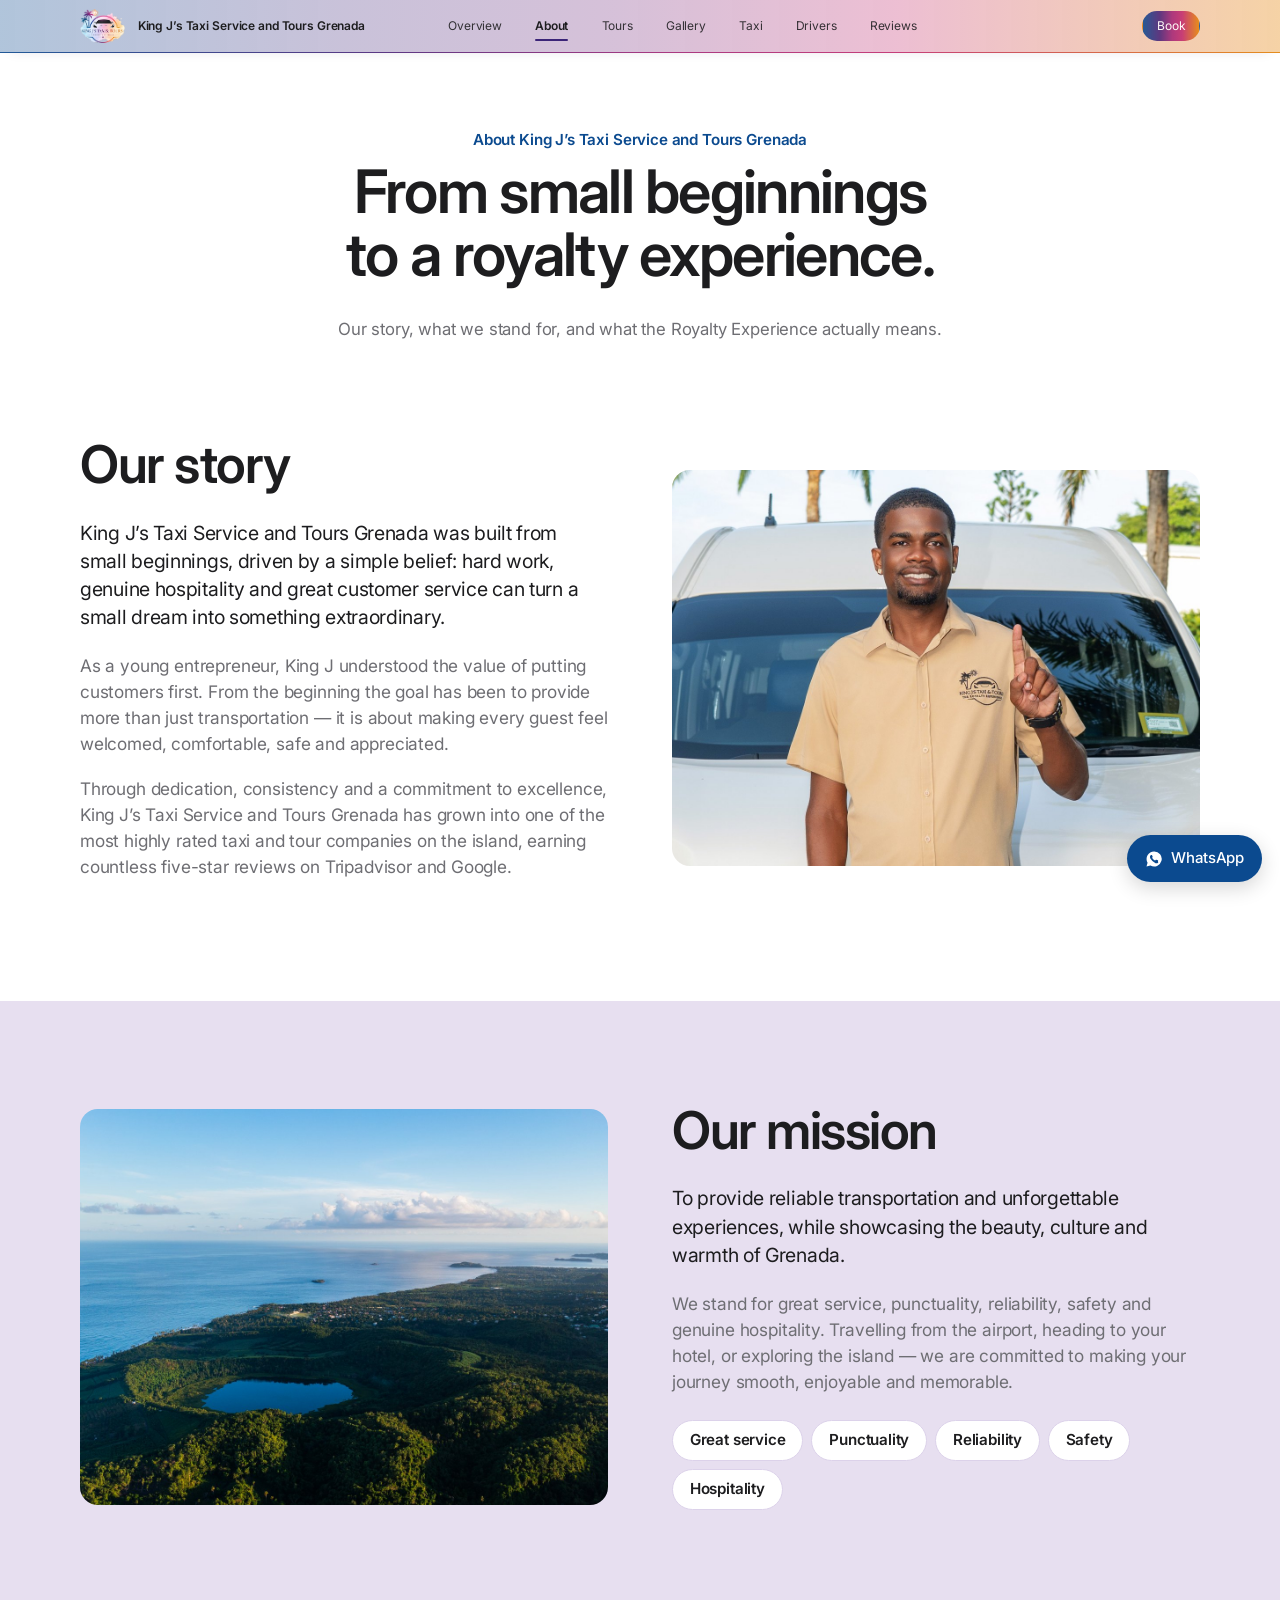
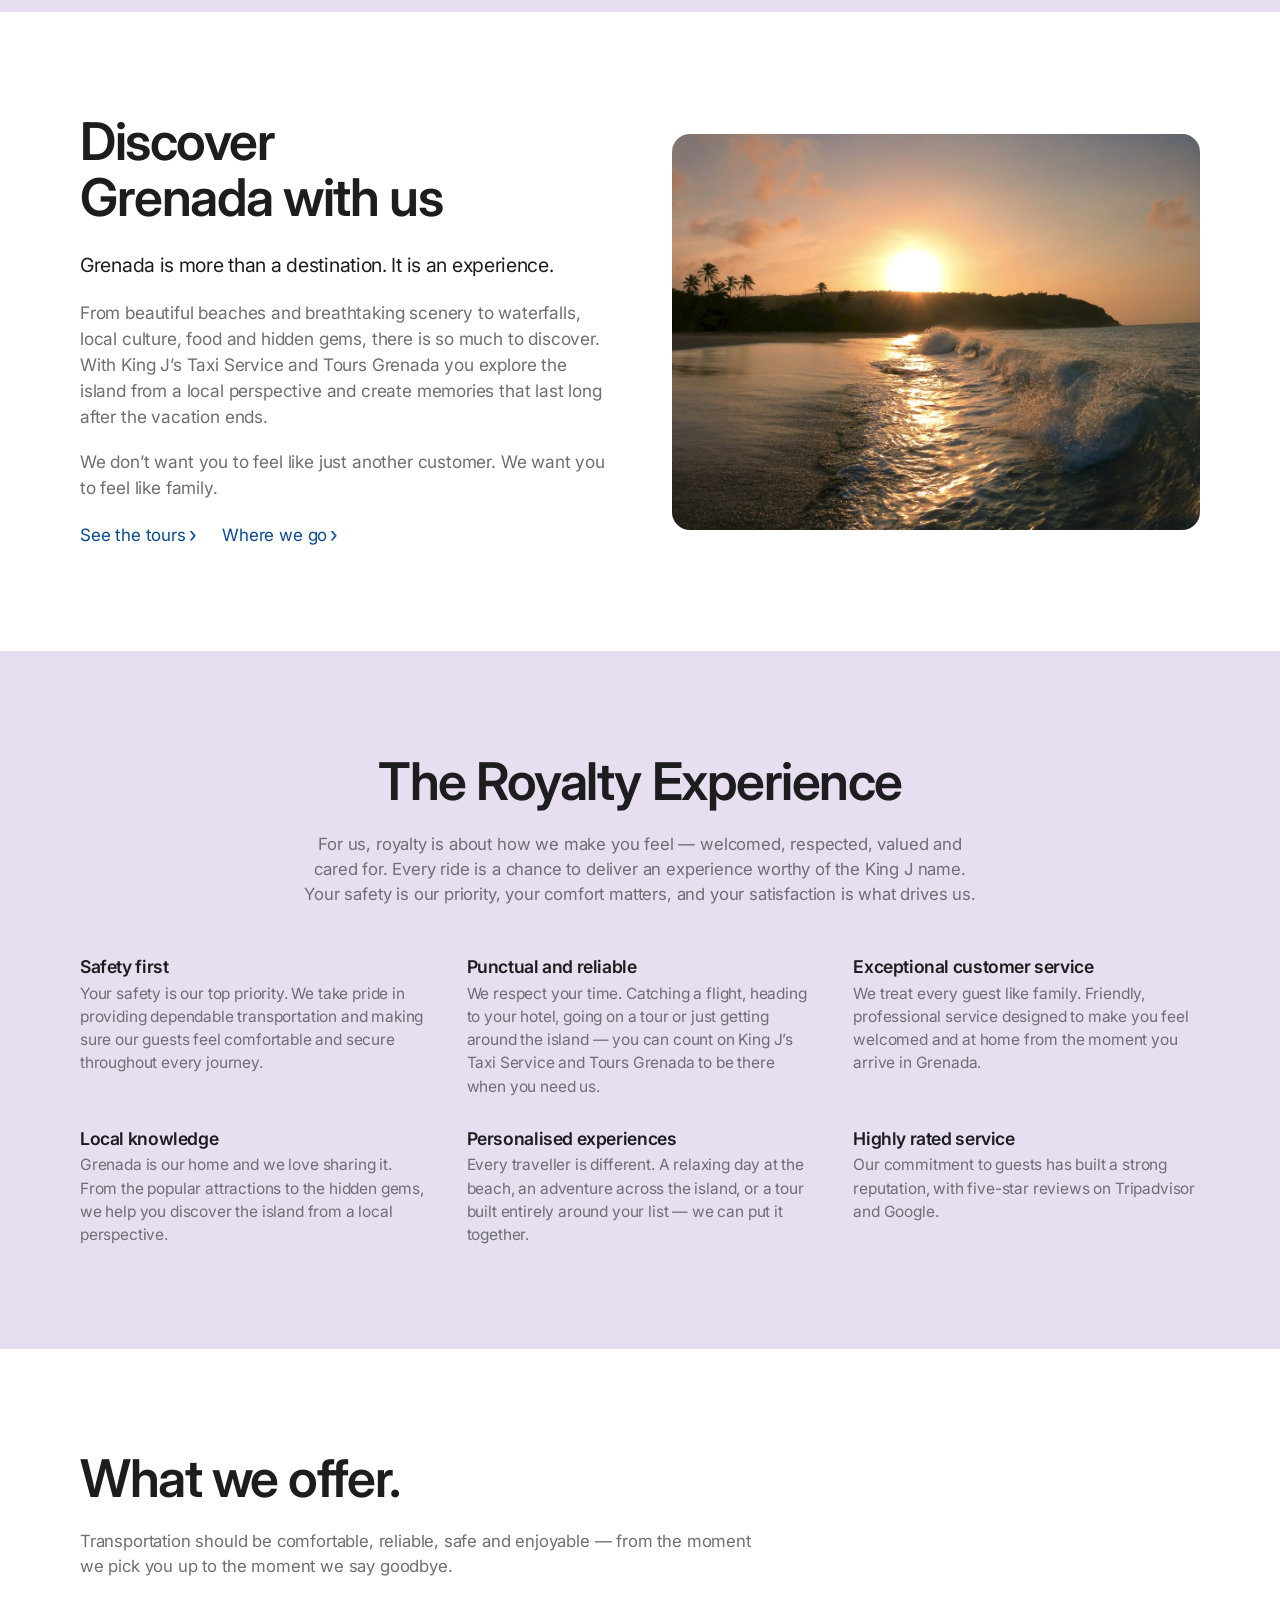
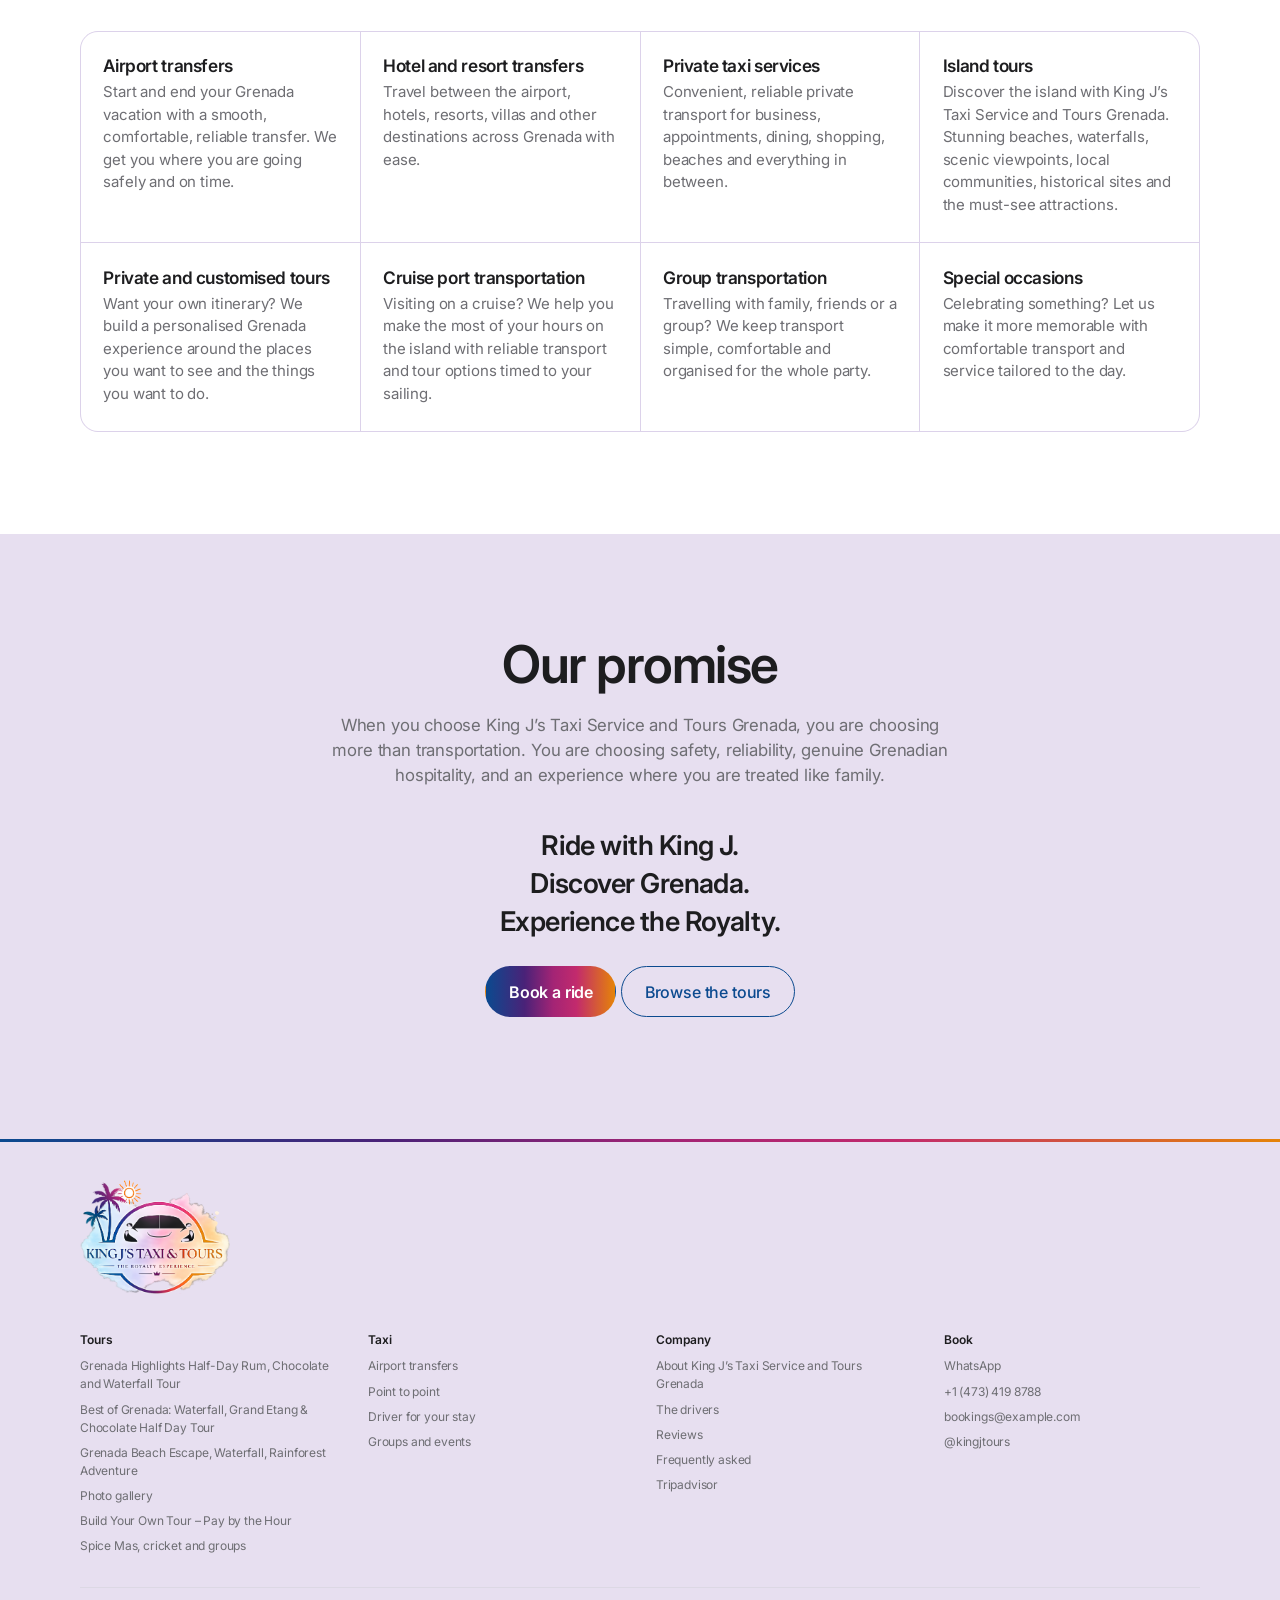
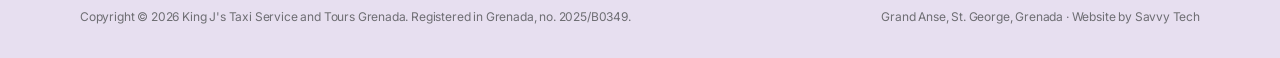
<file: about.html>
<!DOCTYPE html>
<html lang="en">
<head>
<meta charset="utf-8">
<meta name="viewport" content="width=device-width, initial-scale=1">
<title>About King J&rsquo;s Taxi Service and Tours Grenada &mdash; our story and our promise</title>
<meta name="description" content="The story behind King J's Taxi Service and Tours Grenada — how it started, what we stand for, what we offer, and what the Royalty Experience means.">
<link rel="icon" href="assets/img/favicon.png">
<link rel="preconnect" href="https://fonts.googleapis.com">
<link rel="preconnect" href="https://fonts.gstatic.com" crossorigin>
<link href="https://fonts.googleapis.com/css2?family=Inter:wght@400;500;600;700&display=swap" rel="stylesheet">
<link rel="stylesheet" href="assets/css/style.css">
</head>
<body>
<a class="skip" href="#main">Skip to content</a>

<header class="masthead">
  <div class="wrap wrap--wide masthead__inner">
    <a class="brand" href="index.html">
      <img src="assets/img/kingj-logo.png" alt="" width="1208" height="1031">
      <span class="brand__name">King J&rsquo;s Taxi Service and Tours Grenada</span>
    </a>
    <button class="nav-toggle" type="button" aria-expanded="false" aria-controls="primary-nav" aria-label="Menu"><span class="nav-toggle__bars" aria-hidden="true"><span></span><span></span></span></button>
    <nav class="nav" id="primary-nav" aria-label="Primary">
      <a href="index.html">Overview</a>
      <a href="about.html" aria-current="page">About</a>
      <a href="tours.html">Tours</a>
      <a href="gallery.html">Gallery</a>
      <a href="index.html#taxi">Taxi</a>
      <a href="index.html#drivers">Drivers</a>
      <a href="index.html#reviews">Reviews</a>
      <a class="btn btn--primary" href="contact.html">Book</a>
    </nav>
  </div>
</header>

<main id="main">

  <section class="pagehead">
    <div class="wrap">
      <p class="eyebrow">About King J&rsquo;s Taxi Service and Tours Grenada</p>
      <h1>From small beginnings to a royalty experience.</h1>
      <p class="sub">Our story, what we stand for, and what the Royalty Experience actually means.</p>
    </div>
  </section>

  <section class="band" style="padding-top:clamp(1.5rem,3vw,2.5rem)">
    <div class="wrap wrap--wide split">
      <div class="prose">
        <h2>Our story</h2>
        <p class="first">King J&rsquo;s Taxi Service and Tours Grenada was built from small beginnings, driven by a simple belief: hard work, genuine hospitality and great customer service can turn a small dream into something extraordinary.</p>
        <p>As a young entrepreneur, King J understood the value of putting customers first. From the beginning the goal has been to provide more than just transportation &mdash; it is about making every guest feel welcomed, comfortable, safe and appreciated.</p>
        <p>Through dedication, consistency and a commitment to excellence, King J&rsquo;s Taxi Service and Tours Grenada has grown into one of the most highly rated taxi and tour companies on the island, earning countless five-star reviews on Tripadvisor and Google.</p>
      </div>
      <figure class="photo"><img src="assets/img/about-story.jpg" alt="A King J&rsquo;s Taxi Service and Tours Grenada driver with the van" loading="lazy"></figure>
    </div>
  </section>

  <section class="band band--alt">
    <div class="wrap wrap--wide split">
      <figure class="photo"><img src="assets/img/about-mission.jpg" alt="A crater lake and the north coast of Grenada from the air" loading="lazy"></figure>
      <div class="prose">
        <h2>Our mission</h2>
        <p class="first">To provide reliable transportation and unforgettable experiences, while showcasing the beauty, culture and warmth of Grenada.</p>
        <p>We stand for great service, punctuality, reliability, safety and genuine hospitality. Travelling from the airport, heading to your hotel, or exploring the island &mdash; we are committed to making your journey smooth, enjoyable and memorable.</p>
        <ul class="creed" style="margin-top:1.6rem">
          <li>Great service</li><li>Punctuality</li><li>Reliability</li><li>Safety</li><li>Hospitality</li>
        </ul>
      </div>
    </div>
  </section>

  <section class="band">
    <div class="wrap wrap--wide split">
      <div class="prose">
        <h2>Discover Grenada with us</h2>
        <p class="first">Grenada is more than a destination. It is an experience.</p>
        <p>From beautiful beaches and breathtaking scenery to waterfalls, local culture, food and hidden gems, there is so much to discover. With King J&rsquo;s Taxi Service and Tours Grenada you explore the island from a local perspective and create memories that last long after the vacation ends.</p>
        <p>We don&rsquo;t want you to feel like just another customer. We want you to feel like family.</p>
        <div class="chev-row" style="margin-top:1.4rem"><a class="chev" href="tours.html">See the tours</a><a class="chev" href="index.html#map">Where we go</a></div>
      </div>
      <figure class="photo"><img src="assets/img/about-discover.jpg" alt="Sunset over Levera Beach, Grenada" loading="lazy"></figure>
    </div>
  </section>

  <section class="band band--alt">
    <div class="wrap wrap--wide">
      <div class="band__head center" style="max-width:46rem;margin-inline:auto">
        <h2>The Royalty Experience</h2>
        <p class="sub">For us, royalty is about how we make you feel &mdash; welcomed, respected, valued and cared for. Every ride is a chance to deliver an experience worthy of the King J name. Your safety is our priority, your comfort matters, and your satisfaction is what drives us.</p>
      </div>
      <div class="features">
        <div class="feature"><h3>Safety first</h3><p>Your safety is our top priority. We take pride in providing dependable transportation and making sure our guests feel comfortable and secure throughout every journey.</p></div>
        <div class="feature"><h3>Punctual and reliable</h3><p>We respect your time. Catching a flight, heading to your hotel, going on a tour or just getting around the island &mdash; you can count on King J&rsquo;s Taxi Service and Tours Grenada to be there when you need us.</p></div>
        <div class="feature"><h3>Exceptional customer service</h3><p>We treat every guest like family. Friendly, professional service designed to make you feel welcomed and at home from the moment you arrive in Grenada.</p></div>
        <div class="feature"><h3>Local knowledge</h3><p>Grenada is our home and we love sharing it. From the popular attractions to the hidden gems, we help you discover the island from a local perspective.</p></div>
        <div class="feature"><h3>Personalised experiences</h3><p>Every traveller is different. A relaxing day at the beach, an adventure across the island, or a tour built entirely around your list &mdash; we can put it together.</p></div>
        <div class="feature"><h3>Highly rated service</h3><p>Our commitment to guests has built a strong reputation, with five-star reviews on Tripadvisor and Google.</p></div>
      </div>
    </div>
  </section>

  <section class="band">
    <div class="wrap wrap--wide">
      <div class="band__head">
        <h2>What we offer.</h2>
        <p class="sub">Transportation should be comfortable, reliable, safe and enjoyable &mdash; from the moment we pick you up to the moment we say goodbye.</p>
      </div>
      <div class="offer">
        <div><h3>Airport transfers</h3><p>Start and end your Grenada vacation with a smooth, comfortable, reliable transfer. We get you where you are going safely and on time.</p></div>
        <div><h3>Hotel and resort transfers</h3><p>Travel between the airport, hotels, resorts, villas and other destinations across Grenada with ease.</p></div>
        <div><h3>Private taxi services</h3><p>Convenient, reliable private transport for business, appointments, dining, shopping, beaches and everything in between.</p></div>
        <div><h3>Island tours</h3><p>Discover the island with King J&rsquo;s Taxi Service and Tours Grenada. Stunning beaches, waterfalls, scenic viewpoints, local communities, historical sites and the must-see attractions.</p></div>
        <div><h3>Private and customised tours</h3><p>Want your own itinerary? We build a personalised Grenada experience around the places you want to see and the things you want to do.</p></div>
        <div><h3>Cruise port transportation</h3><p>Visiting on a cruise? We help you make the most of your hours on the island with reliable transport and tour options timed to your sailing.</p></div>
        <div><h3>Group transportation</h3><p>Travelling with family, friends or a group? We keep transport simple, comfortable and organised for the whole party.</p></div>
        <div><h3>Special occasions</h3><p>Celebrating something? Let us make it more memorable with comfortable transport and service tailored to the day.</p></div>
      </div>
    </div>
  </section>

  <section class="band band--alt">
    <div class="wrap closer" style="max-width:44rem">
      <h2>Our promise</h2>
      <p class="sub" style="margin-inline:auto">When you choose King J&rsquo;s Taxi Service and Tours Grenada, you are choosing more than transportation. You are choosing safety, reliability, genuine Grenadian hospitality, and an experience where you are treated like family.</p>
      <p class="chant" style="margin-top:2.4rem">Ride with King J.<br>Discover Grenada.<br>Experience the Royalty.</p>
      <p><a class="btn btn--primary" href="contact.html">Book a ride</a> <a class="btn btn--outline" href="tours.html">Browse the tours</a></p>
    </div>
  </section>

</main>

<footer class="foot">
  <div class="foot__rule" aria-hidden="true"></div>
  <div class="wrap wrap--wide">
    <a class="foot__logo" href="index.html"><img src="assets/img/kingj-logo.png" alt="King J&rsquo;s Taxi Service and Tours Grenada &mdash; The Royalty Experience" width="1208" height="1031" loading="lazy"></a>
    <div class="foot__grid">
      <div>
        <h4>Tours</h4>
        <ul>
          <li><a href="tours.html#chocolate">Grenada Highlights Half-Day Rum, Chocolate and Waterfall Tour</a></li>
          <li><a href="tours.html#island">Best of Grenada: Waterfall, Grand Etang &amp; Chocolate Half Day Tour</a></li>
          <li><a href="tours.html#waterfalls">Grenada Beach Escape, Waterfall, Rainforest Adventure</a></li>
          <li><a href="gallery.html">Photo gallery</a></li>
          <li><a href="tours.html#custom">Build Your Own Tour &ndash; Pay by the Hour</a></li>
          <li><a href="tours.html#spicemas">Spice Mas, cricket and groups</a></li>
        </ul>
      </div>
      <div>
        <h4>Taxi</h4>
        <ul>
          <li><a href="index.html#taxi">Airport transfers</a></li>
          <li><a href="index.html#taxi">Point to point</a></li>
          <li><a href="index.html#taxi">Driver for your stay</a></li>
          <li><a href="index.html#taxi">Groups and events</a></li>
        </ul>
      </div>
      <div>
        <h4>Company</h4>
        <ul>
          <li><a href="about.html">About King J&rsquo;s Taxi Service and Tours Grenada</a></li>
          <li><a href="index.html#drivers">The drivers</a></li>
          <li><a href="index.html#reviews">Reviews</a></li>
          <li><a href="contact.html">Frequently asked</a></li>
          <li><a href="https://www.tripadvisor.com/Attraction_Review-g147296-d32974314-Reviews-King_J_s_Taxi_Services_Tours-St_George_s_Saint_George_Parish_Grenada.html" rel="noopener">Tripadvisor</a></li>
        </ul>
      </div>
      <div>
        <h4>Book</h4>
        <ul>
          <li><a href="https://wa.me/14734198788">WhatsApp</a></li>
          <li><a href="tel:+14734198788">+1 (473) 419 8788</a></li>
          <!-- TODO: replace this placeholder email -->
          <li><a href="mailto:bookings@example.com">bookings@example.com</a></li>
          <li><a href="https://www.instagram.com/kingjtours" rel="noopener">@kingjtours</a></li>
        </ul>
      </div>
    </div>
    <div class="foot__base">
      <span>Copyright &copy; <span id="year">2026</span> King J's Taxi Service and Tours Grenada. Registered in Grenada, no. 2025/B0349.</span>
      <span>Grand Anse, St. George, Grenada &middot; Website by <a href="https://ghosten22.github.io/savvy-tech/" target="_blank" rel="noopener">Savvy Tech</a></span>
    </div>
  </div>
</footer>

<a class="wa-float" href="https://wa.me/14734198788" aria-label="Message King J's Taxi Service and Tours Grenada on WhatsApp"><svg viewBox="0 0 24 24" fill="currentColor" aria-hidden="true"><path d="M12 2a10 10 0 0 0-8.6 15L2 22l5.2-1.4A10 10 0 1 0 12 2Zm5.8 14.2c-.2.7-1.2 1.3-1.9 1.4-.5.1-1.1.1-1.8-.1a13.9 13.9 0 0 1-6.7-5.8c-.5-.9-.8-1.8-.8-2.6 0-.9.4-1.7 1-2.2.2-.2.5-.3.7-.3h.5c.2 0 .4 0 .6.5l.8 1.9c.1.2 0 .4-.1.5l-.5.6c-.1.2-.2.3 0 .6a9.4 9.4 0 0 0 3.7 3.2c.3.1.4.1.6-.1l.7-.8c.2-.2.3-.2.6-.1l1.8.9c.3.1.4.2.5.3 0 .2 0 .8-.2 1.4Z"/></svg><span>WhatsApp</span></a>

<!-- LIGHTBOX -->
<div class="kj-lb" id="kj-lightbox" hidden>
  <button class="kj-lb__close" type="button" aria-label="Close image">
    <svg width="18" height="18" viewBox="0 0 16 16" aria-hidden="true"><path d="M3 3l10 10M13 3L3 13" stroke="currentColor" stroke-width="2" stroke-linecap="round"/></svg>
  </button>
  <button class="kj-lb__nav kj-lb__nav--prev" type="button" aria-label="Previous image">&#8249;</button>
  <button class="kj-lb__nav kj-lb__nav--next" type="button" aria-label="Next image">&#8250;</button>
  <figure class="kj-lb__stage"><img alt=""><figcaption></figcaption></figure>
</div>
<script src="assets/js/lightbox.js" defer></script>
<script src="assets/js/carousel.js" defer></script>
<script src="assets/js/main.js"></script>
</body>
</html>
</file>
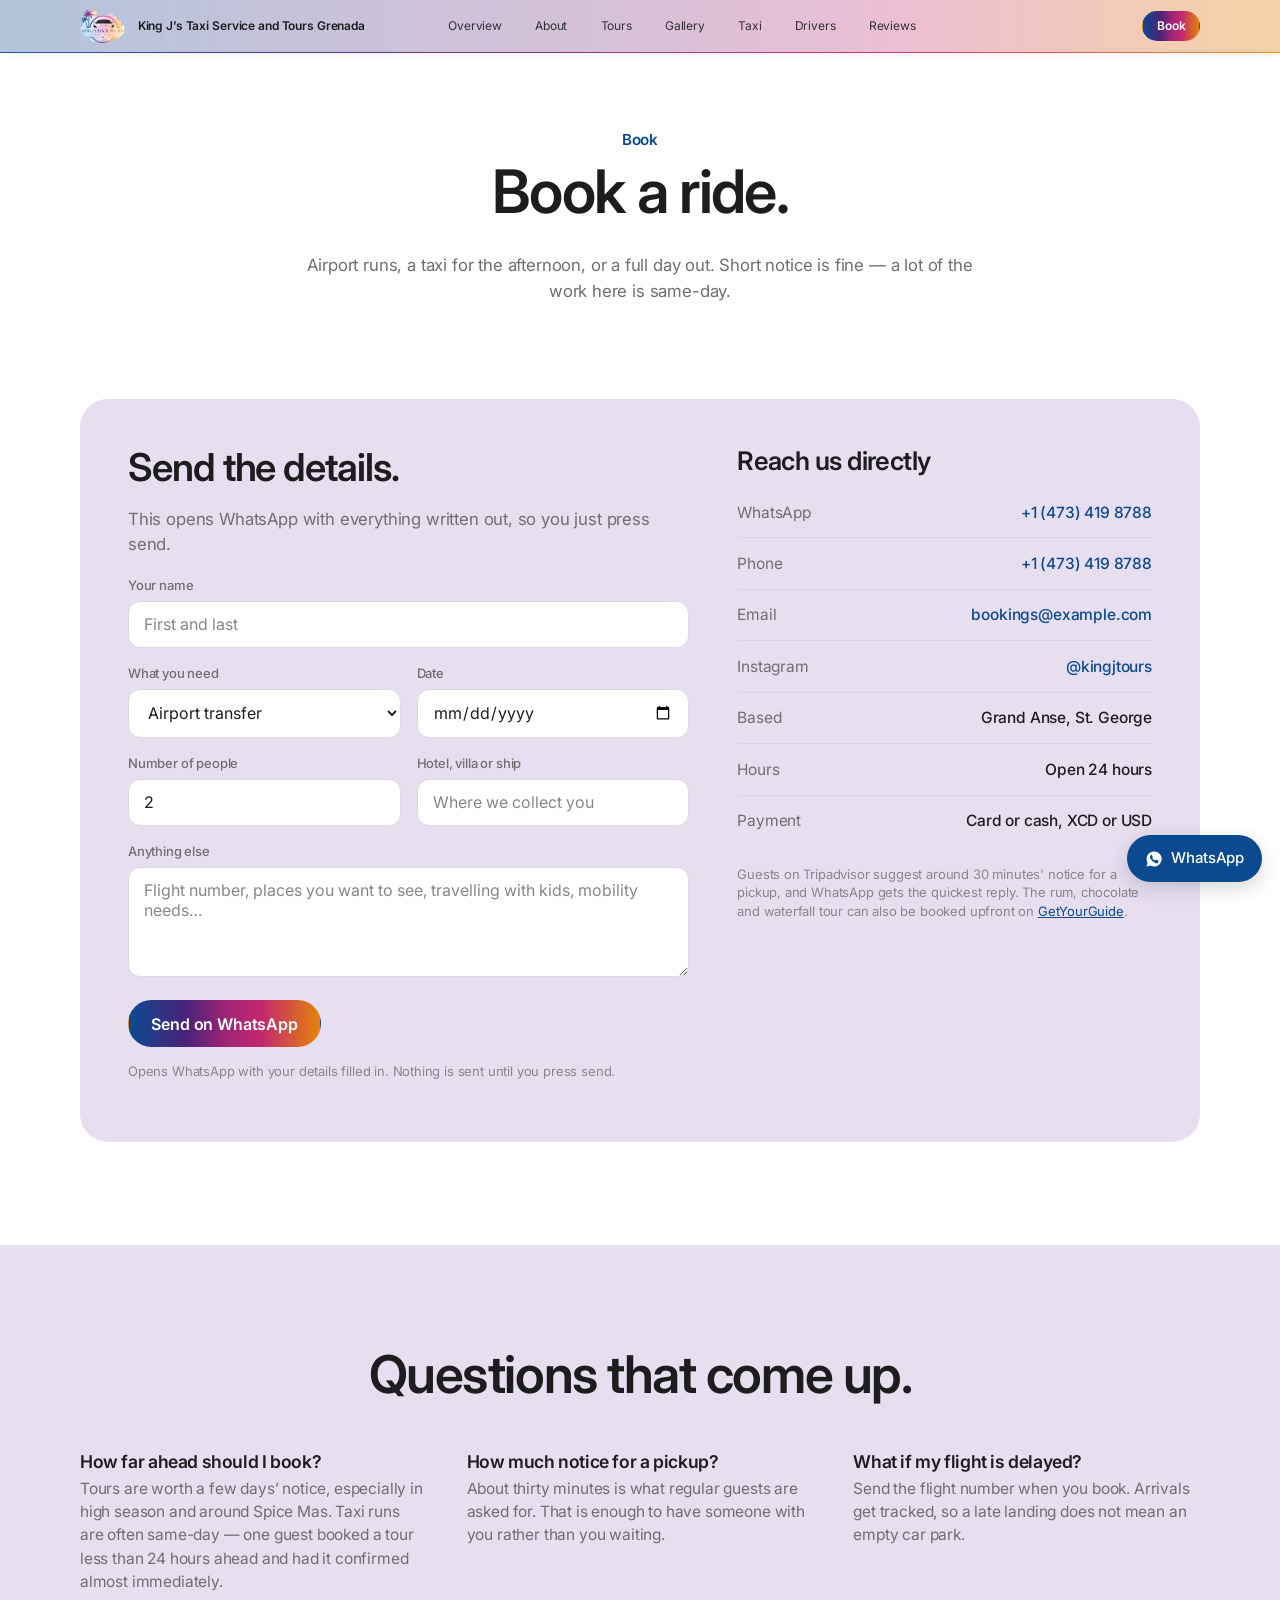
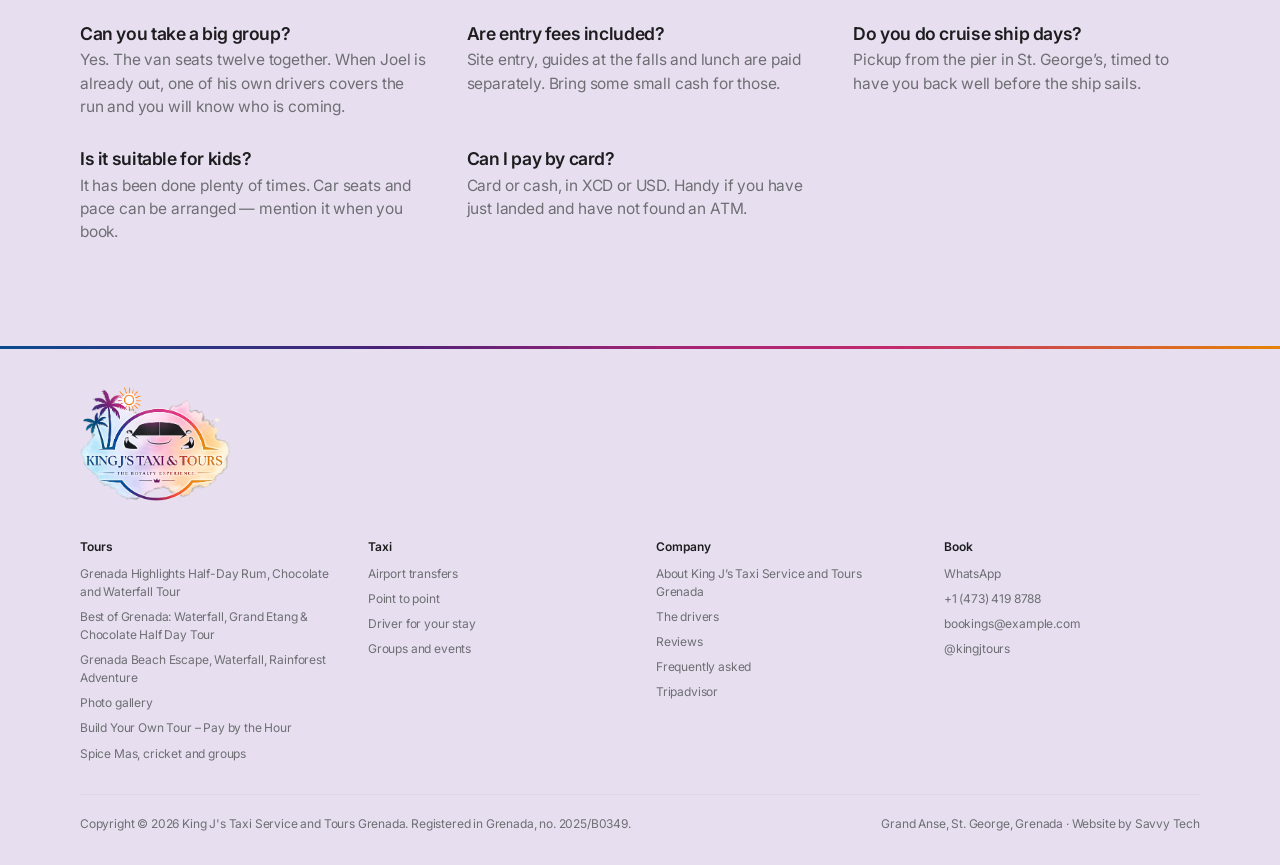
<file: contact.html>
<!DOCTYPE html>
<html lang="en">
<head>
<meta charset="utf-8">
<meta name="viewport" content="width=device-width, initial-scale=1">
<title>Book a taxi or tour &mdash; King J&rsquo;s Taxi Service and Tours Grenada</title>
<meta name="description" content="Book an airport transfer, taxi or private island tour in Grenada. Message King J's Taxi Service and Tours Grenada on WhatsApp or send your dates.">
<link rel="icon" href="assets/img/favicon.png">
<link rel="preconnect" href="https://fonts.googleapis.com">
<link rel="preconnect" href="https://fonts.gstatic.com" crossorigin>
<link href="https://fonts.googleapis.com/css2?family=Inter:wght@400;500;600;700&display=swap" rel="stylesheet">
<link rel="stylesheet" href="assets/css/style.css">
</head>
<body>
<a class="skip" href="#main">Skip to content</a>

<header class="masthead">
  <div class="wrap wrap--wide masthead__inner">
    <a class="brand" href="index.html">
      <img src="assets/img/kingj-logo.png" alt="" width="1208" height="1031">
      <span class="brand__name">King J&rsquo;s Taxi Service and Tours Grenada</span>
    </a>
    <button class="nav-toggle" type="button" aria-expanded="false" aria-controls="primary-nav" aria-label="Menu"><span class="nav-toggle__bars" aria-hidden="true"><span></span><span></span></span></button>
    <nav class="nav" id="primary-nav" aria-label="Primary">
      <a href="index.html">Overview</a>
      <a href="about.html">About</a>
      <a href="tours.html">Tours</a>
      <a href="gallery.html">Gallery</a>
      <a href="index.html#taxi">Taxi</a>
      <a href="index.html#drivers">Drivers</a>
      <a href="index.html#reviews">Reviews</a>
      <a class="btn btn--primary" href="contact.html" aria-current="page">Book</a>
    </nav>
  </div>
</header>

<main id="main">

  <section class="pagehead">
    <div class="wrap">
      <p class="eyebrow">Book</p>
      <h1>Book a ride.</h1>
      <p class="sub">Airport runs, a taxi for the afternoon, or a full day out. Short notice is fine &mdash; a lot of the work here is same-day.</p>
    </div>
  </section>

  <section class="band" style="padding-top:clamp(1.5rem,3vw,2.5rem)">
    <div class="wrap wrap--wide">
      <div class="panel book">
        <div>
          <h2 style="font-size:clamp(1.7rem,3vw,2.4rem)">Send the details.</h2>
          <p class="sub">This opens WhatsApp with everything written out, so you just press send.</p>

        <form id="booking-form" data-whatsapp="14734198788">
          <div class="field">
            <label for="f-name">Your name</label>
            <input id="f-name" name="name" type="text" required placeholder="First and last">
          </div>
          <div class="field-row">
            <div class="field">
              <label for="f-service">What you need</label>
              <select id="f-service" name="service">
                <option>Airport transfer</option>
                <option>Taxi around the island</option>
                <option>Driver for my whole stay</option>
                <option>Rum, chocolate and waterfall tour</option>
                <option>Full island tour</option>
                <option>Waterfalls and rainforest tour</option>
                <option>Custom day — I'll explain</option>
              </select>
            </div>
            <div class="field">
              <label for="f-date">Date</label>
              <input id="f-date" name="date" type="date">
            </div>
          </div>
          <div class="field-row">
            <div class="field">
              <label for="f-guests">Number of people</label>
              <input id="f-guests" name="guests" type="number" min="1" value="2">
            </div>
            <div class="field">
              <label for="f-where">Hotel, villa or ship</label>
              <input id="f-where" name="where" type="text" placeholder="Where we collect you">
            </div>
          </div>
          <div class="field">
            <label for="f-notes">Anything else</label>
            <textarea id="f-notes" name="notes" placeholder="Flight number, places you want to see, travelling with kids, mobility needs…"></textarea>
          </div>
          <button class="btn btn--primary" type="submit">Send on WhatsApp</button>
          <p class="fine" style="margin-top:.9rem">Opens WhatsApp with your details filled in. Nothing is sent until you press send.</p>
        </form>

        </div>

        <aside>
          <h3>Reach us directly</h3>
          <ul class="facts">
            <li><span>WhatsApp</span><span><a href="https://wa.me/14734198788">+1 (473) 419 8788</a></span></li>
            <li><span>Phone</span><span><a href="tel:+14734198788">+1 (473) 419 8788</a></span></li>
            <!-- TODO: replace this placeholder email -->
            <li><span>Email</span><span><a href="mailto:bookings@example.com">bookings@example.com</a></span></li>
            <li><span>Instagram</span><span><a href="https://www.instagram.com/kingjtours" rel="noopener">@kingjtours</a></span></li>
            <li><span>Based</span><span>Grand Anse, St. George</span></li>
            <li><span>Hours</span><span>Open 24 hours</span></li>
            <li><span>Payment</span><span>Card or cash, XCD or USD</span></li>
          </ul>
          <p class="fine" style="margin-top:1.2rem">Guests on Tripadvisor suggest around 30 minutes' notice for a pickup, and WhatsApp gets the quickest reply. The rum, chocolate and waterfall tour can also be booked upfront on <a href="https://www.getyourguide.com/king-j-s-taxi-services-and-tours-grenada-s675762/" rel="noopener">GetYourGuide</a>.</p>
        </aside>

      </div>
    </div>
  </section>

  <section class="band band--alt">
    <div class="wrap wrap--wide">
      <div class="band__head center"><h2>Questions that come up.</h2></div>
      <div class="features">
        <div class="feature"><h3>How far ahead should I book?</h3><p>Tours are worth a few days&rsquo; notice, especially in high season and around Spice Mas. Taxi runs are often same-day — one guest booked a tour less than 24 hours ahead and had it confirmed almost immediately.</p></div>
        <div class="feature"><h3>How much notice for a pickup?</h3><p>About thirty minutes is what regular guests are asked for. That is enough to have someone with you rather than you waiting.</p></div>
        <div class="feature"><h3>What if my flight is delayed?</h3><p>Send the flight number when you book. Arrivals get tracked, so a late landing does not mean an empty car park.</p></div>
        <div class="feature"><h3>Can you take a big group?</h3><p>Yes. The van seats twelve together. When Joel is already out, one of his own drivers covers the run and you will know who is coming.</p></div>
        <div class="feature"><h3>Are entry fees included?</h3><p>Site entry, guides at the falls and lunch are paid separately. Bring some small cash for those.</p></div>
        <div class="feature"><h3>Do you do cruise ship days?</h3><p>Pickup from the pier in St. George&rsquo;s, timed to have you back well before the ship sails.</p></div>
        <div class="feature"><h3>Is it suitable for kids?</h3><p>It has been done plenty of times. Car seats and pace can be arranged — mention it when you book.</p></div>
        <div class="feature"><h3>Can I pay by card?</h3><p>Card or cash, in XCD or USD. Handy if you have just landed and have not found an ATM.</p></div>
      </div>
    </div>
  </section>

</main>

<footer class="foot">
  <div class="foot__rule" aria-hidden="true"></div>
  <div class="wrap wrap--wide">
    <a class="foot__logo" href="index.html"><img src="assets/img/kingj-logo.png" alt="King J&rsquo;s Taxi Service and Tours Grenada &mdash; The Royalty Experience" width="1208" height="1031" loading="lazy"></a>
    <div class="foot__grid">
      <div>
        <h4>Tours</h4>
        <ul>
          <li><a href="tours.html#chocolate">Grenada Highlights Half-Day Rum, Chocolate and Waterfall Tour</a></li>
          <li><a href="tours.html#island">Best of Grenada: Waterfall, Grand Etang &amp; Chocolate Half Day Tour</a></li>
          <li><a href="tours.html#waterfalls">Grenada Beach Escape, Waterfall, Rainforest Adventure</a></li>
          <li><a href="gallery.html">Photo gallery</a></li>
          <li><a href="tours.html#custom">Build Your Own Tour &ndash; Pay by the Hour</a></li>
          <li><a href="tours.html#spicemas">Spice Mas, cricket and groups</a></li>
        </ul>
      </div>
      <div>
        <h4>Taxi</h4>
        <ul>
          <li><a href="index.html#taxi">Airport transfers</a></li>
          <li><a href="index.html#taxi">Point to point</a></li>
          <li><a href="index.html#taxi">Driver for your stay</a></li>
          <li><a href="index.html#taxi">Groups and events</a></li>
        </ul>
      </div>
      <div>
        <h4>Company</h4>
        <ul>
          <li><a href="about.html">About King J&rsquo;s Taxi Service and Tours Grenada</a></li>
          <li><a href="index.html#drivers">The drivers</a></li>
          <li><a href="index.html#reviews">Reviews</a></li>
          <li><a href="contact.html">Frequently asked</a></li>
          <li><a href="https://www.tripadvisor.com/Attraction_Review-g147296-d32974314-Reviews-King_J_s_Taxi_Services_Tours-St_George_s_Saint_George_Parish_Grenada.html" rel="noopener">Tripadvisor</a></li>
        </ul>
      </div>
      <div>
        <h4>Book</h4>
        <ul>
          <li><a href="https://wa.me/14734198788">WhatsApp</a></li>
          <li><a href="tel:+14734198788">+1 (473) 419 8788</a></li>
          <!-- TODO: replace this placeholder email -->
          <li><a href="mailto:bookings@example.com">bookings@example.com</a></li>
          <li><a href="https://www.instagram.com/kingjtours" rel="noopener">@kingjtours</a></li>
        </ul>
      </div>
    </div>
    <div class="foot__base">
      <span>Copyright &copy; <span id="year">2026</span> King J's Taxi Service and Tours Grenada. Registered in Grenada, no. 2025/B0349.</span>
      <span>Grand Anse, St. George, Grenada &middot; Website by <a href="https://ghosten22.github.io/savvy-tech/" target="_blank" rel="noopener">Savvy Tech</a></span>
    </div>
  </div>
</footer>

<a class="wa-float" href="https://wa.me/14734198788" aria-label="Message King J's Taxi Service and Tours Grenada on WhatsApp"><svg viewBox="0 0 24 24" fill="currentColor" aria-hidden="true"><path d="M12 2a10 10 0 0 0-8.6 15L2 22l5.2-1.4A10 10 0 1 0 12 2Zm5.8 14.2c-.2.7-1.2 1.3-1.9 1.4-.5.1-1.1.1-1.8-.1a13.9 13.9 0 0 1-6.7-5.8c-.5-.9-.8-1.8-.8-2.6 0-.9.4-1.7 1-2.2.2-.2.5-.3.7-.3h.5c.2 0 .4 0 .6.5l.8 1.9c.1.2 0 .4-.1.5l-.5.6c-.1.2-.2.3 0 .6a9.4 9.4 0 0 0 3.7 3.2c.3.1.4.1.6-.1l.7-.8c.2-.2.3-.2.6-.1l1.8.9c.3.1.4.2.5.3 0 .2 0 .8-.2 1.4Z"/></svg><span>WhatsApp</span></a>

<!-- LIGHTBOX -->
<div class="kj-lb" id="kj-lightbox" hidden>
  <button class="kj-lb__close" type="button" aria-label="Close image">
    <svg width="18" height="18" viewBox="0 0 16 16" aria-hidden="true"><path d="M3 3l10 10M13 3L3 13" stroke="currentColor" stroke-width="2" stroke-linecap="round"/></svg>
  </button>
  <button class="kj-lb__nav kj-lb__nav--prev" type="button" aria-label="Previous image">&#8249;</button>
  <button class="kj-lb__nav kj-lb__nav--next" type="button" aria-label="Next image">&#8250;</button>
  <figure class="kj-lb__stage"><img alt=""><figcaption></figcaption></figure>
</div>
<script src="assets/js/lightbox.js" defer></script>
<script src="assets/js/carousel.js" defer></script>
<script src="assets/js/main.js"></script>
</body>
</html>
</file>
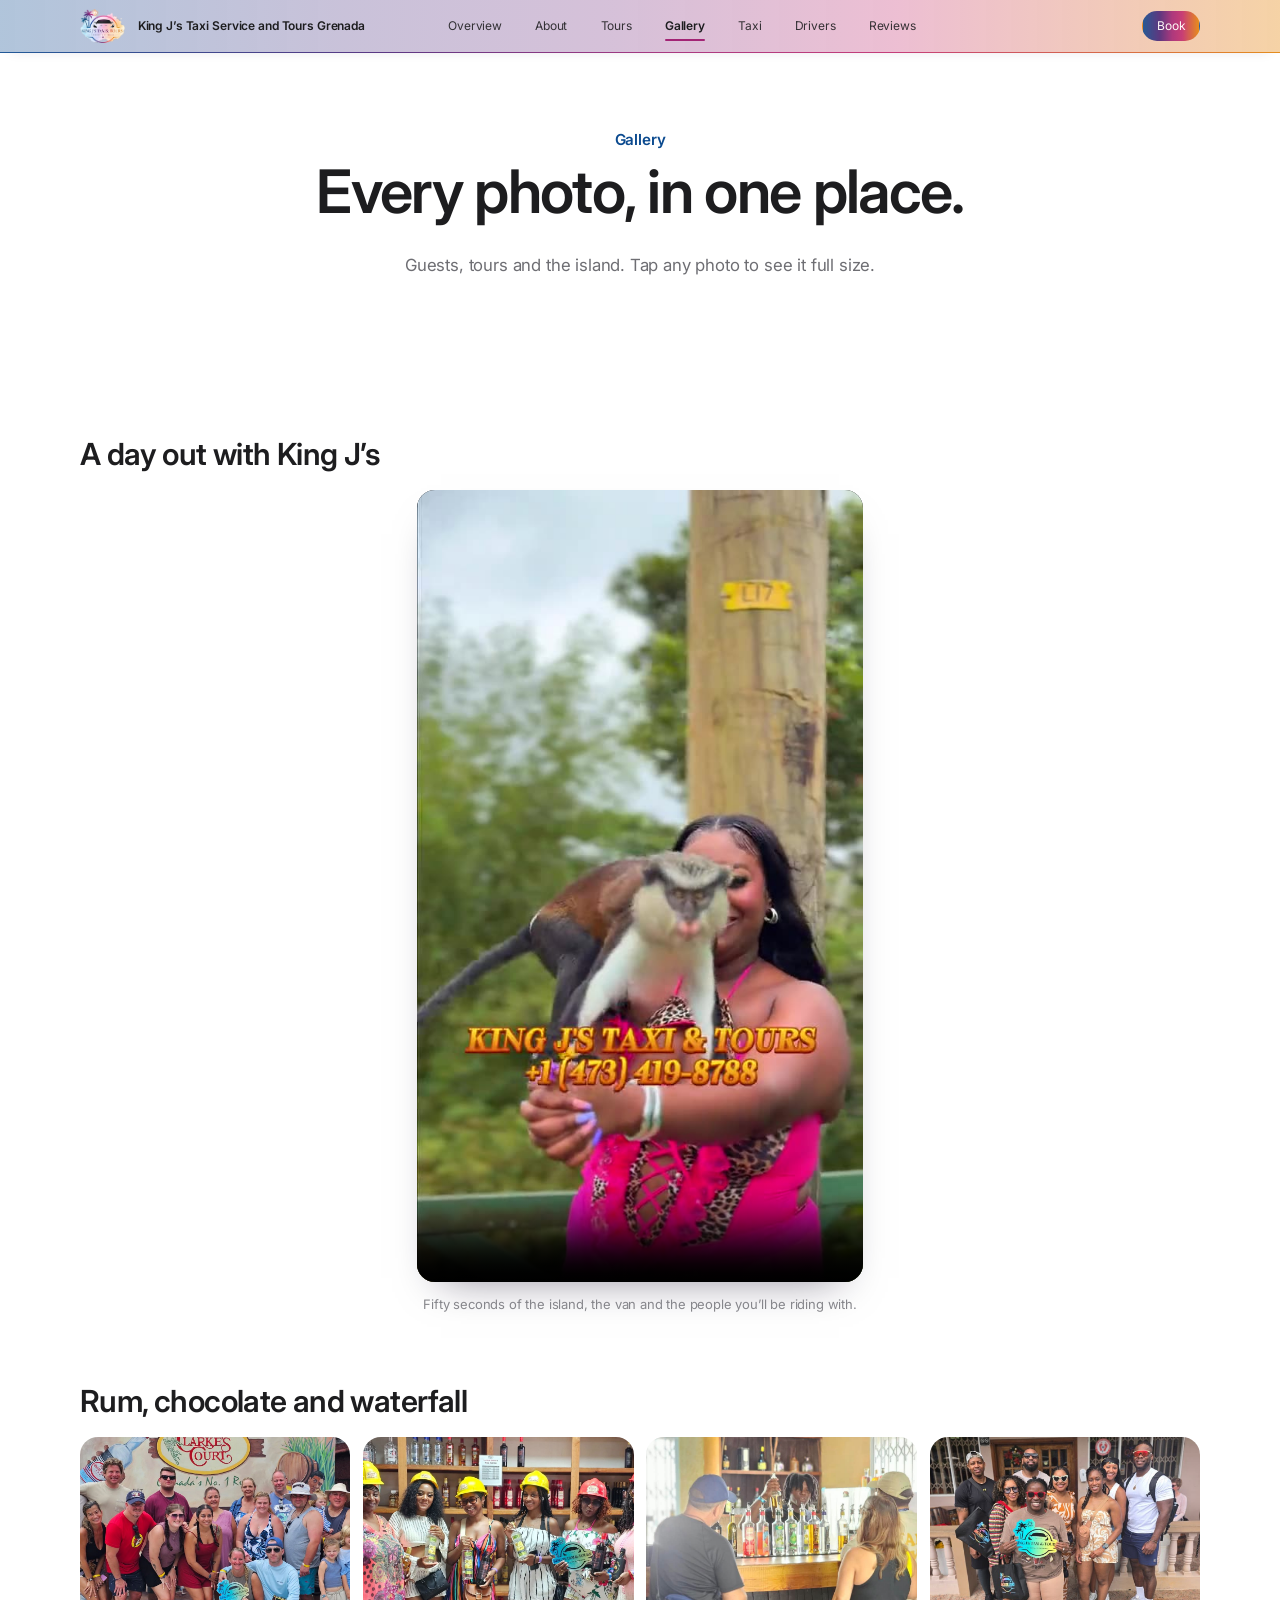
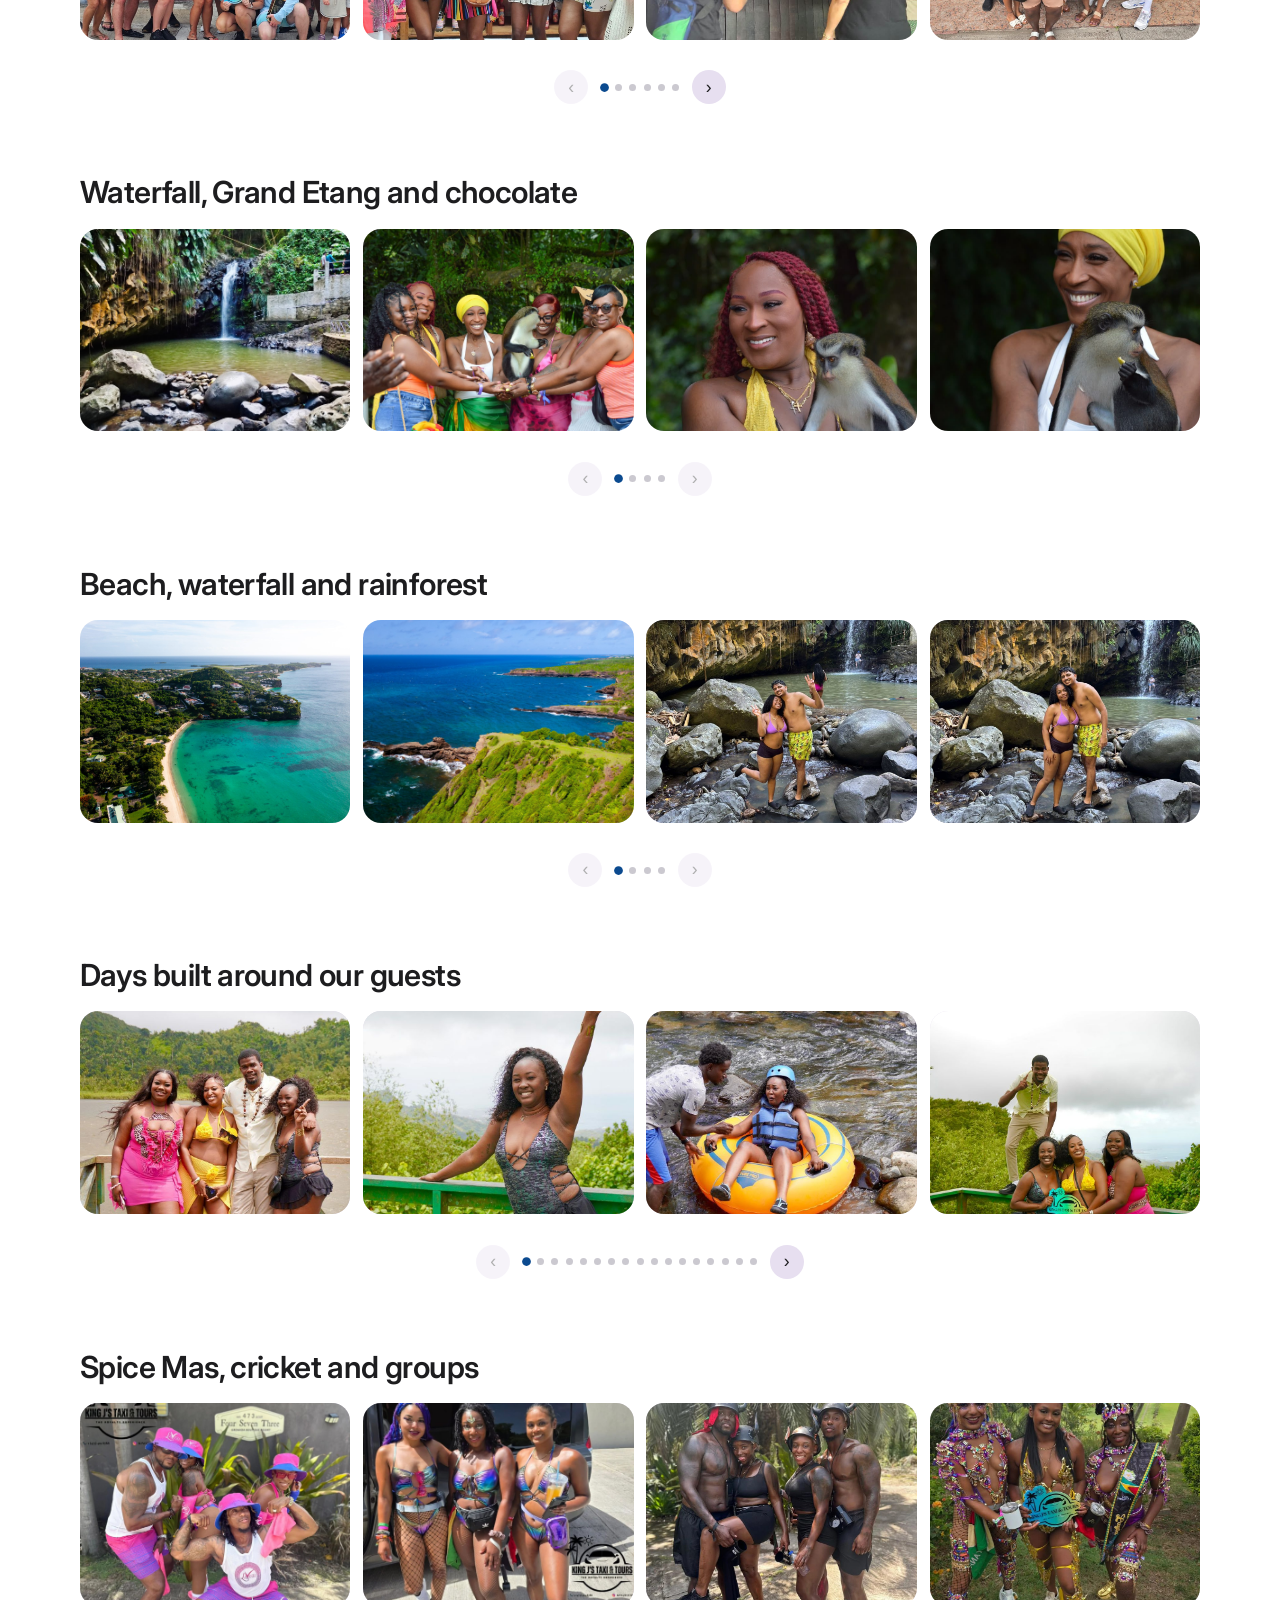
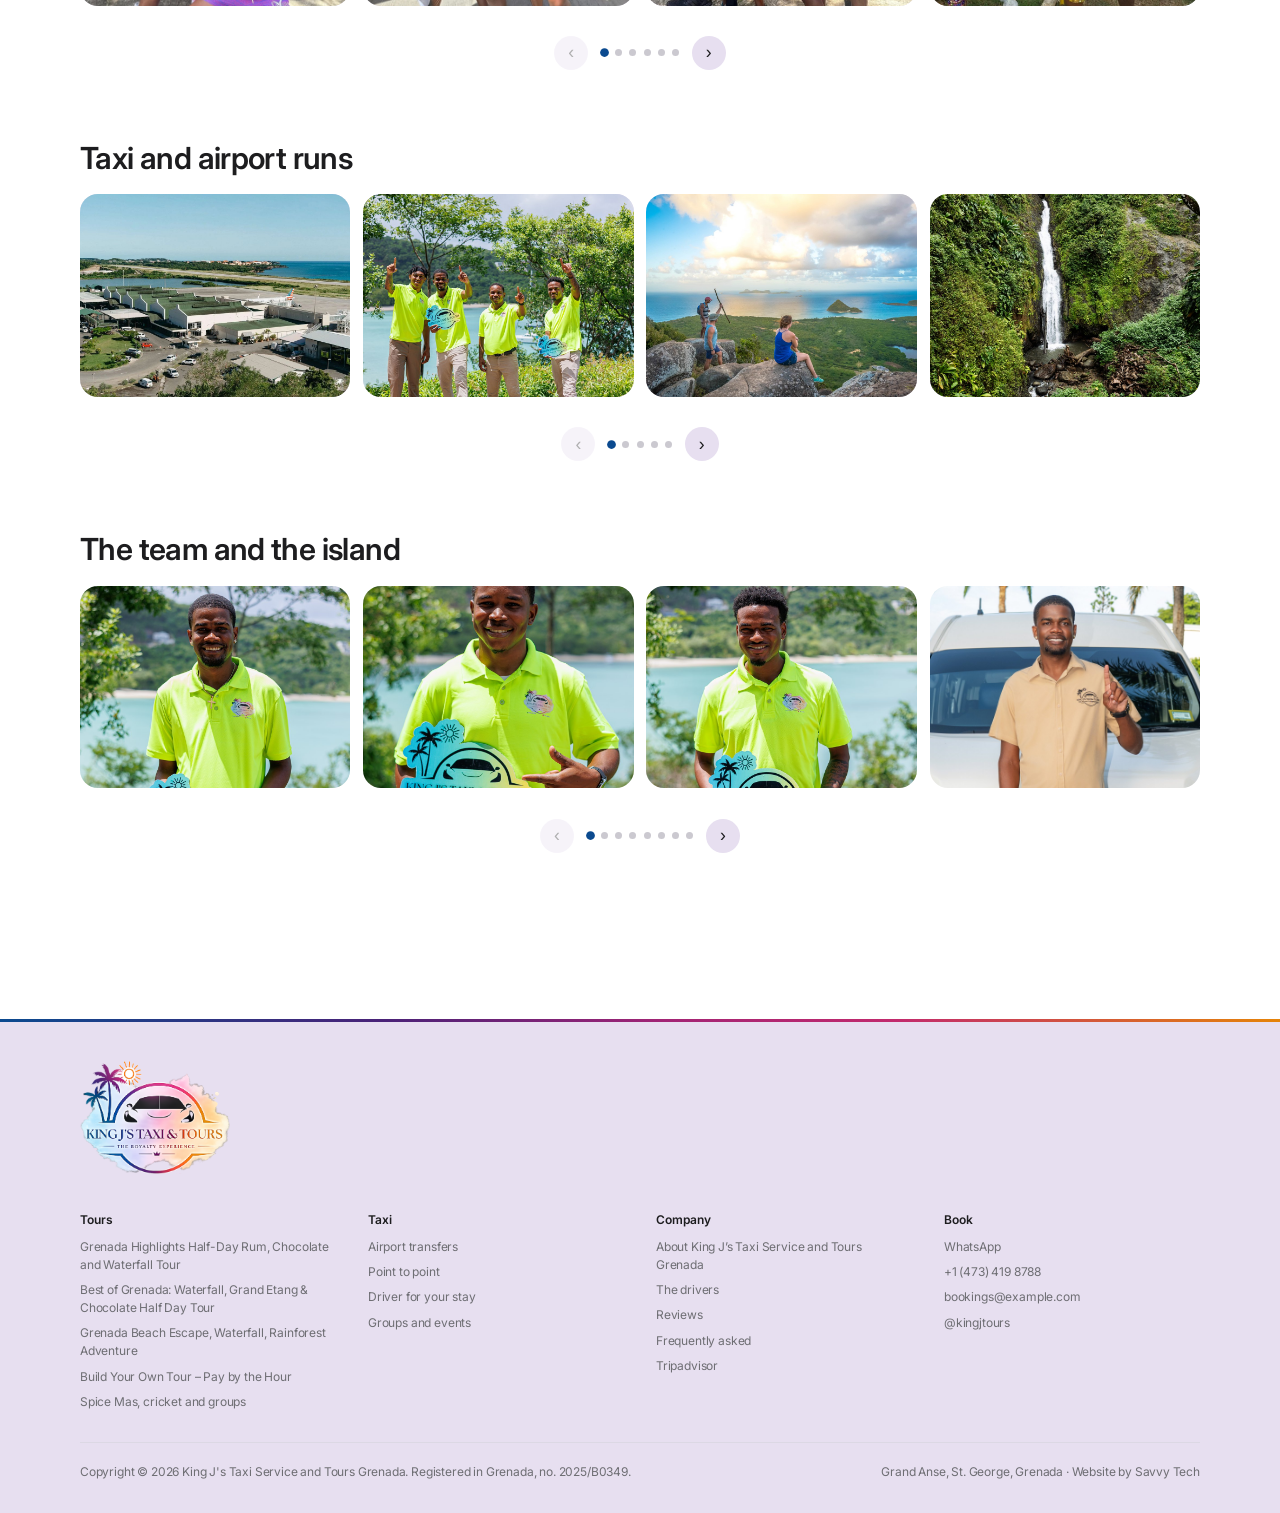
<file: gallery.html>
<!DOCTYPE html>
<html lang="en">
<head>
<meta charset="utf-8">
<meta name="viewport" content="width=device-width, initial-scale=1">
<title>Photo gallery &mdash; King J&rsquo;s Taxi Service and Tours Grenada</title>
<meta name="description" content="Photos from King J&rsquo;s Taxi Service and Tours Grenada: tours, waterfalls, river tubing, Spice Mas and the team.">
<link rel="icon" href="assets/img/favicon.png">
<link rel="preconnect" href="https://fonts.googleapis.com">
<link rel="preconnect" href="https://fonts.gstatic.com" crossorigin>
<link href="https://fonts.googleapis.com/css2?family=Inter:wght@400;500;600;700&display=swap" rel="stylesheet">
<link rel="stylesheet" href="assets/css/style.css">
<link rel="stylesheet" href="assets/css/welcome-popup.css">
</head>
<body>

<header class="masthead">
  <div class="wrap wrap--wide masthead__inner">
    <a class="brand" href="index.html">
      <img src="assets/img/kingj-logo.png" alt="" width="1208" height="1031">
      <span class="brand__name">King J&rsquo;s Taxi Service and Tours Grenada</span>
    </a>
    <button class="nav-toggle" type="button" aria-expanded="false" aria-controls="primary-nav" aria-label="Menu"><span class="nav-toggle__bars" aria-hidden="true"><span></span><span></span></span></button>
    <nav class="nav" id="primary-nav" aria-label="Primary">
      <a href="index.html">Overview</a>
      <a href="about.html">About</a>
      <a href="tours.html">Tours</a>
      <a href="gallery.html" aria-current="page">Gallery</a>
      <a href="index.html#taxi">Taxi</a>
      <a href="index.html#drivers">Drivers</a>
      <a href="index.html#reviews">Reviews</a>
      <a class="btn btn--primary" href="contact.html">Book</a>
    </nav>
  </div>
</header>

<main id="main">
  <section class="pagehead">
    <div class="wrap">
      <p class="eyebrow">Gallery</p>
      <h1>Every photo, in one place.</h1>
      <p class="sub">Guests, tours and the island. Tap any photo to see it full size.</p>
    </div>
  </section>

  <section class="band">
    <div class="wrap wrap--wide">
      <h2 class="gal__head">A day out with King J&rsquo;s</h2>
      <figure class="gal-video">
        <video controls playsinline preload="metadata" poster="assets/img/welcome-poster-2026.jpg">
          <source src="assets/video/welcome-tour-2026.mp4" type="video/mp4">
        </video>
        <figcaption class="fine">Fifty seconds of the island, the van and the people you&rsquo;ll be riding with.</figcaption>
      </figure>

      <h2 class="gal__head">Rum, chocolate and waterfall</h2>
      <div class="tourgal tourgal--many">
        <figure><img src="assets/img/tour-rum-1.jpg" alt="A King J&rsquo;s tour group at the Clarke&rsquo;s Court rum distillery mural" width="1400" height="788" loading="lazy"></figure>
        <figure><img src="assets/img/tour-rum-2.jpg" alt="Guests in distillery hard hats with their rum at Clarke&rsquo;s Court" width="1400" height="788" loading="lazy"></figure>
        <figure><img src="assets/img/tour-rum-3.jpg" alt="Pouring the rum tasting at the distillery bar" width="1280" height="720" loading="lazy"></figure>
        <figure><img src="assets/img/tour-rum-4.jpg" alt="A group outside Nick&rsquo;s Barrel House with the King J&rsquo;s sign" width="960" height="1280" loading="lazy"></figure>
        <figure><img src="assets/img/tour-rum-5.jpg" alt="Guests with bottles of Clarke&rsquo;s Court rum in the distillery shop" width="1400" height="788" loading="lazy"></figure>
        <figure><img src="assets/img/tour-rum-6.jpg" alt="A full tour group with the King J&rsquo;s drivers and vans" width="1400" height="1194" loading="lazy"></figure>
      </div>
      <h2 class="gal__head">Waterfall, Grand Etang and chocolate</h2>
      <div class="tourgal tourgal--many">
        <figure><img src="assets/img/tour-falls.jpg" alt="Annandale Falls in the Grenadian rainforest" width="1200" height="1600" loading="lazy"></figure>
        <figure><img src="assets/img/tour-monkey-1.jpg" alt="A group of guests meeting a mona monkey at Grand Etang" width="1400" height="931" loading="lazy"></figure>
        <figure><img src="assets/img/tour-monkey-2.jpg" alt="A guest laughing as a mona monkey sits on her arm" width="852" height="1280" loading="lazy"></figure>
        <figure><img src="assets/img/tour-monkey-3.jpg" alt="A mona monkey perched on a guest&rsquo;s shoulder in the rainforest" width="852" height="1280" loading="lazy"></figure>
      </div>
      <h2 class="gal__head">Beach, waterfall and rainforest</h2>
      <div class="tourgal tourgal--many">
        <figure><img src="assets/img/beach-escape.jpg" alt="Aerial view of a Grenada beach, turquoise water and the coast toward Point Salines" width="1800" height="1199" loading="lazy"></figure>
        <figure><img src="assets/img/tour-island.jpg" alt="Beach, waterfall and rainforest" width="1200" height="900" loading="lazy"></figure>
        <figure><img src="assets/img/tour-falls-1.jpg" alt="Guests at the waterfall pool on the King J&rsquo;s rainforest tour" width="1050" height="1400" loading="lazy"></figure>
        <figure><img src="assets/img/tour-falls-2.jpg" alt="Two guests in the stream below the waterfall" width="1032" height="1400" loading="lazy"></figure>
      </div>
      <h2 class="gal__head">Days built around our guests</h2>
      <div class="tourgal tourgal--many">
        <figure><img src="assets/img/tour-custom-1.jpg" alt="A group with their King J&rsquo;s driver at the water&rsquo;s edge" width="800" height="1200" loading="lazy"></figure>
        <figure><img src="assets/img/tour-custom-2.jpg" alt="A guest at a rainforest lookout above the coast" width="800" height="1200" loading="lazy"></figure>
        <figure><img src="assets/img/tour-custom-3.jpg" alt="A guide helping a guest into a river tube" width="800" height="1200" loading="lazy"></figure>
        <figure><img src="assets/img/tour-custom-4.jpg" alt="Guests and their driver at a hilltop lookout" width="799" height="1200" loading="lazy"></figure>
        <figure><img src="assets/img/tour-custom-5.jpg" alt="Guests outside a painted shopfront in St. George&rsquo;s" width="799" height="1200" loading="lazy"></figure>
        <figure><img src="assets/img/tour-custom-6.jpg" alt="The driver pointing out the harbour from the pier" width="799" height="1200" loading="lazy"></figure>
        <figure><img src="assets/img/tour-custom-7.jpg" alt="A waterfall through the palms on the way in" width="900" height="1200" loading="lazy"></figure>
        <figure><img src="assets/img/tour-custom-8.jpg" alt="Tubes drifting down a bamboo-lined river" width="900" height="1200" loading="lazy"></figure>
        <figure><img src="assets/img/tour-custom-9.jpg" alt="Looking across the Carenage from the pier in St. George&rsquo;s" width="799" height="1200" loading="lazy"></figure>
        <figure><img src="assets/img/tour-custom-10.jpg" alt="Three guests at a painted shopfront in town" width="640" height="1200" loading="lazy"></figure>
        <figure><img src="assets/img/tour-custom-11.jpg" alt="River tubing on a Grenada river, seen from above" width="900" height="1200" loading="lazy"></figure>
        <figure><img src="assets/img/tour-custom-12.jpg" alt="A tubing group working down the river" width="900" height="1200" loading="lazy"></figure>
        <figure><img src="assets/img/tour-custom-13.jpg" alt="A waterfall and its pool from the air" width="900" height="1200" loading="lazy"></figure>
        <figure><img src="assets/img/tour-custom-14.jpg" alt="Tubes on the rocky stretch of the river" width="900" height="1200" loading="lazy"></figure>
        <figure><img src="assets/img/tour-custom-15.jpg" alt="A waterfall in the rainforest garden" width="900" height="1200" loading="lazy"></figure>
        <figure><img src="assets/img/tour-custom-16.jpg" alt="Rainforest and a hidden waterfall from above" width="900" height="1200" loading="lazy"></figure>
        <figure><img src="assets/img/tour-custom-17.jpg" alt="The tubing run seen from directly overhead" width="900" height="1200" loading="lazy"></figure>
      </div>
      <h2 class="gal__head">Spice Mas, cricket and groups</h2>
      <div class="tourgal tourgal--many">
        <figure><img src="assets/img/spicemas-1.jpg" alt="An ole mas band on the road at Spice Mas" width="1200" height="1200" loading="lazy"></figure>
        <figure><img src="assets/img/spicemas-2.jpg" alt="A jouvert group with King J&rsquo;s during Spice Mas" width="1200" height="1200" loading="lazy"></figure>
        <figure><img src="assets/img/spicemas-3.jpg" alt="A group heading out to a fete with King J&rsquo;s" width="900" height="1200" loading="lazy"></figure>
        <figure><img src="assets/img/spicemas-4.jpg" alt="Two masqueraders in full carnival costume holding the King J&rsquo;s sign" width="900" height="1200" loading="lazy"></figure>
        <figure><img src="assets/img/spicemas-5.jpg" alt="Masqueraders with the King J&rsquo;s sign above the coast" width="1200" height="1200" loading="lazy"></figure>
        <figure><img src="assets/img/card-events.jpg" alt="An ole mas band on the road at Spice Mas" width="1200" height="750" loading="lazy"></figure>
      </div>
      <h2 class="gal__head">Taxi and airport runs</h2>
      <div class="tourgal tourgal--many">
        <figure><img src="assets/img/card-airport.jpg" alt="Maurice Bishop International Airport from the hillside" width="1200" height="750" loading="lazy"></figure>
        <figure><img src="assets/img/card-taxi.jpg" alt="The King J&rsquo;s Taxi Service and Tours Grenada drivers above Grand Anse" width="1200" height="750" loading="lazy"></figure>
        <figure><img src="assets/img/card-island.jpg" alt="The view from Welcome Stone over Levera and the northern isles" width="1200" height="750" loading="lazy"></figure>
        <figure><img src="assets/img/card-falls.jpg" alt="Annandale Falls in the rainforest" width="1200" height="750" loading="lazy"></figure>
        <figure><img src="assets/img/card-chocolate.jpg" alt="Cocoa rum liqueurs and fresh cocoa pods at the tasting" width="1200" height="750" loading="lazy"></figure>
      </div>
      <h2 class="gal__head">The team and the island</h2>
      <div class="tourgal tourgal--many">
        <figure><img src="assets/img/driver-joel.jpg" alt="Joel Francis, owner of King J&rsquo;s Taxi Service and Tours Grenada" width="1000" height="1250" loading="lazy"></figure>
        <figure><img src="assets/img/driver-carlos.jpg" alt="Carlos, driver and guide at King J&rsquo;s Taxi Service and Tours Grenada" width="1000" height="1250" loading="lazy"></figure>
        <figure><img src="assets/img/driver-deshon.jpg" alt="Deshon, driver and guide at King J&rsquo;s Taxi Service and Tours Grenada" width="933" height="1400" loading="lazy"></figure>
        <figure><img src="assets/img/about-story.jpg" alt="A King J&rsquo;s Taxi Service and Tours Grenada driver with the van" width="1200" height="900" loading="lazy"></figure>
        <figure><img src="assets/img/about-mission.jpg" alt="A crater lake and the north coast of Grenada from the air" width="1200" height="900" loading="lazy"></figure>
        <figure><img src="assets/img/about-discover.jpg" alt="Sunset over Levera Beach, Grenada" width="1200" height="900" loading="lazy"></figure>
        <figure><img src="assets/img/ig-1.jpg" alt="The team and the island" width="900" height="900" loading="lazy"></figure>
        <figure><img src="assets/img/ig-2.jpg" alt="The team and the island" width="900" height="900" loading="lazy"></figure>
      </div>
    </div>
  </section>
</main>

<footer class="foot">
  <div class="foot__rule" aria-hidden="true"></div>
  <div class="wrap wrap--wide">
    <a class="foot__logo" href="index.html"><img src="assets/img/kingj-logo.png" alt="King J&rsquo;s Taxi Service and Tours Grenada &mdash; The Royalty Experience" width="1208" height="1031" loading="lazy"></a>
    <div class="foot__grid">
      <div>
        <h4>Tours</h4>
        <ul>
          <li><a href="tours.html#chocolate">Grenada Highlights Half-Day Rum, Chocolate and Waterfall Tour</a></li>
          <li><a href="tours.html#island">Best of Grenada: Waterfall, Grand Etang &amp; Chocolate Half Day Tour</a></li>
          <li><a href="tours.html#waterfalls">Grenada Beach Escape, Waterfall, Rainforest Adventure</a></li>
          <li><a href="tours.html#custom">Build Your Own Tour &ndash; Pay by the Hour</a></li>
          <li><a href="tours.html#spicemas">Spice Mas, cricket and groups</a></li>
        </ul>
      </div>
      <div>
        <h4>Taxi</h4>
        <ul>
          <li><a href="index.html#taxi">Airport transfers</a></li>
          <li><a href="index.html#taxi">Point to point</a></li>
          <li><a href="index.html#taxi">Driver for your stay</a></li>
          <li><a href="index.html#taxi">Groups and events</a></li>
        </ul>
      </div>
      <div>
        <h4>Company</h4>
        <ul>
          <li><a href="about.html">About King J&rsquo;s Taxi Service and Tours Grenada</a></li>
          <li><a href="index.html#drivers">The drivers</a></li>
          <li><a href="index.html#reviews">Reviews</a></li>
          <li><a href="contact.html">Frequently asked</a></li>
          <li><a href="https://www.tripadvisor.com/Attraction_Review-g147296-d32974314-Reviews-King_J_s_Taxi_Services_Tours-St_George_s_Saint_George_Parish_Grenada.html" rel="noopener">Tripadvisor</a></li>
        </ul>
      </div>
      <div>
        <h4>Book</h4>
        <ul>
          <li><a href="https://wa.me/14734198788">WhatsApp</a></li>
          <li><a href="tel:+14734198788">+1 (473) 419 8788</a></li>
          <!-- TODO: replace this placeholder email -->
          <li><a href="mailto:bookings@example.com">bookings@example.com</a></li>
          <li><a href="https://www.instagram.com/kingjtours" rel="noopener">@kingjtours</a></li>
        </ul>
      </div>
    </div>
    <div class="foot__base">
      <span>Copyright &copy; <span id="year">2026</span> King J's Taxi Service and Tours Grenada. Registered in Grenada, no. 2025/B0349.</span>
      <span>Grand Anse, St. George, Grenada &middot; Website by <a href="https://ghosten22.github.io/savvy-tech/" target="_blank" rel="noopener">Savvy Tech</a></span>
    </div>
  </div>
</footer>

<!-- LIGHTBOX -->
<div class="kj-lb" id="kj-lightbox" hidden>
  <button class="kj-lb__close" type="button" aria-label="Close image">
    <svg width="18" height="18" viewBox="0 0 16 16" aria-hidden="true"><path d="M3 3l10 10M13 3L3 13" stroke="currentColor" stroke-width="2" stroke-linecap="round"/></svg>
  </button>
  <button class="kj-lb__nav kj-lb__nav--prev" type="button" aria-label="Previous image">&#8249;</button>
  <button class="kj-lb__nav kj-lb__nav--next" type="button" aria-label="Next image">&#8250;</button>
  <figure class="kj-lb__stage"><img alt=""><figcaption></figcaption></figure>
</div>
<script src="assets/js/lightbox.js" defer></script>
<script src="assets/js/carousel.js" defer></script>
<script src="assets/js/main.js"></script>
</body>
</html>
</file>
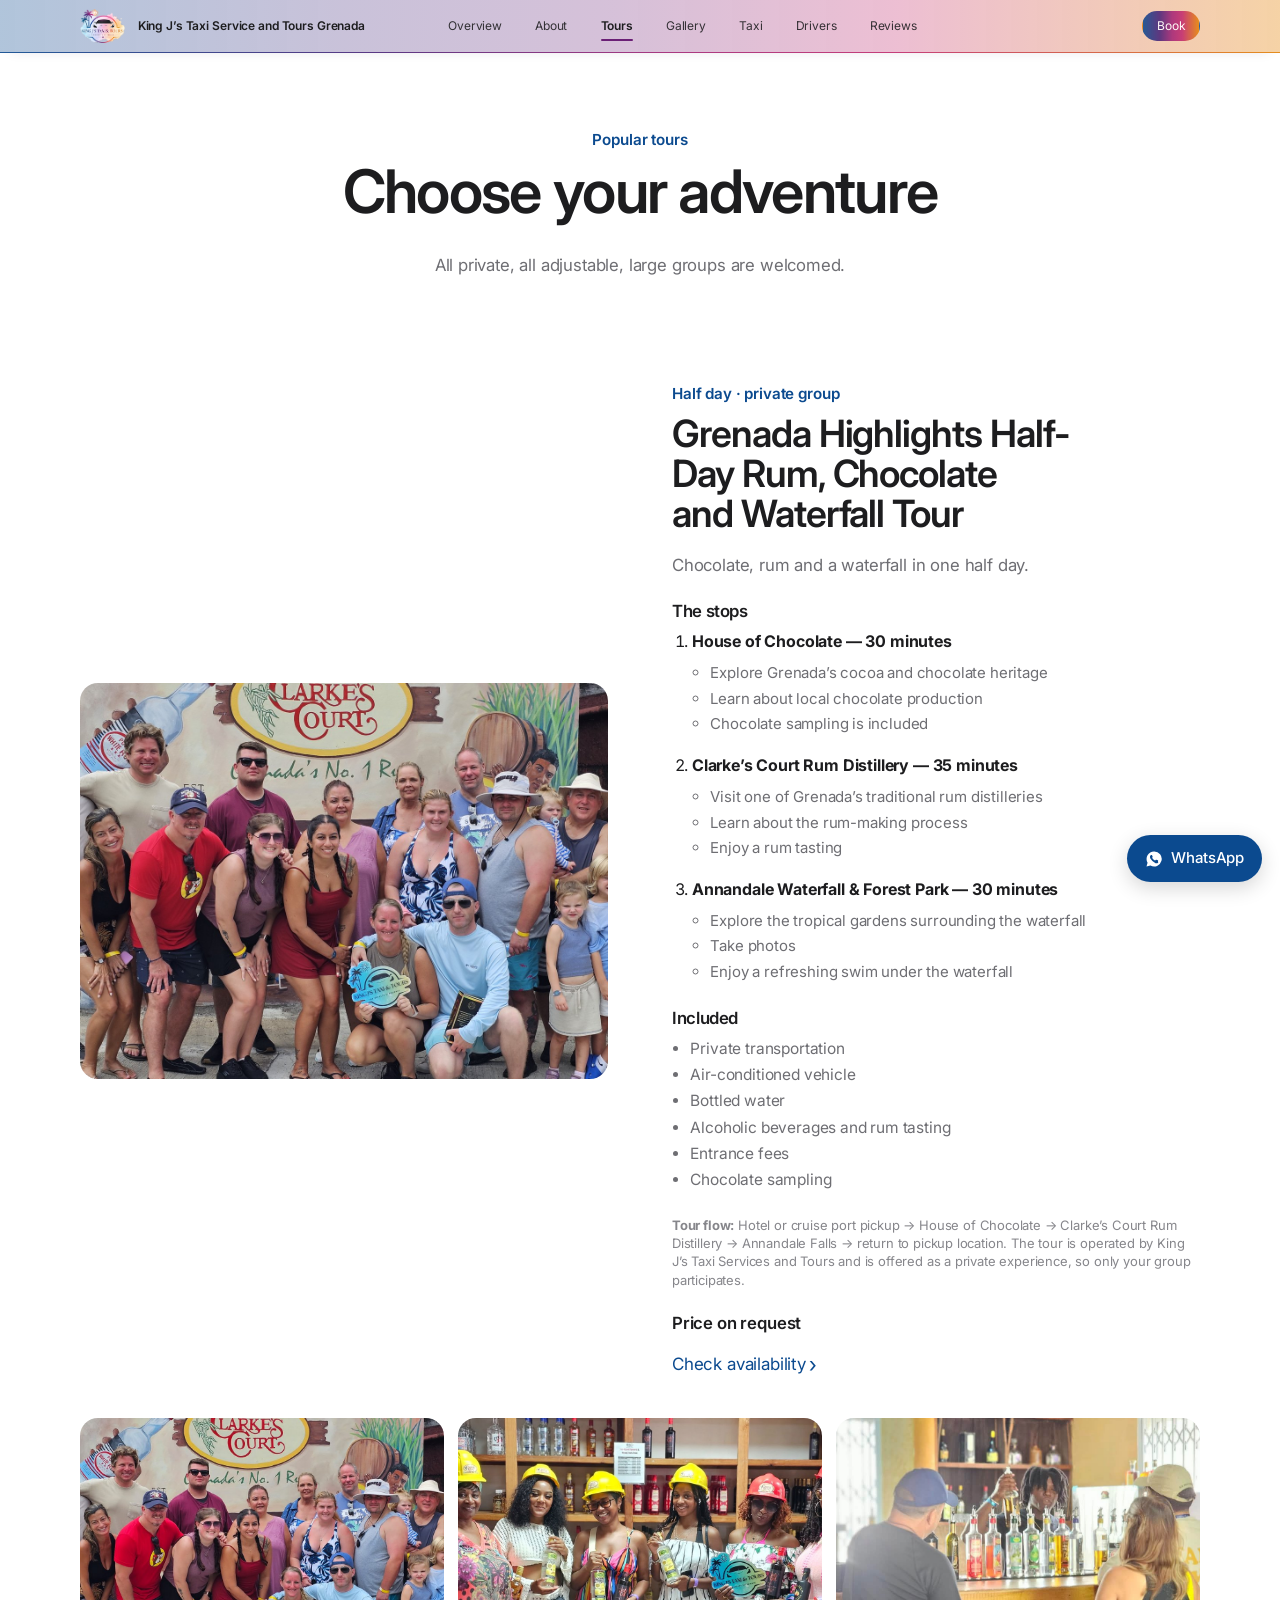
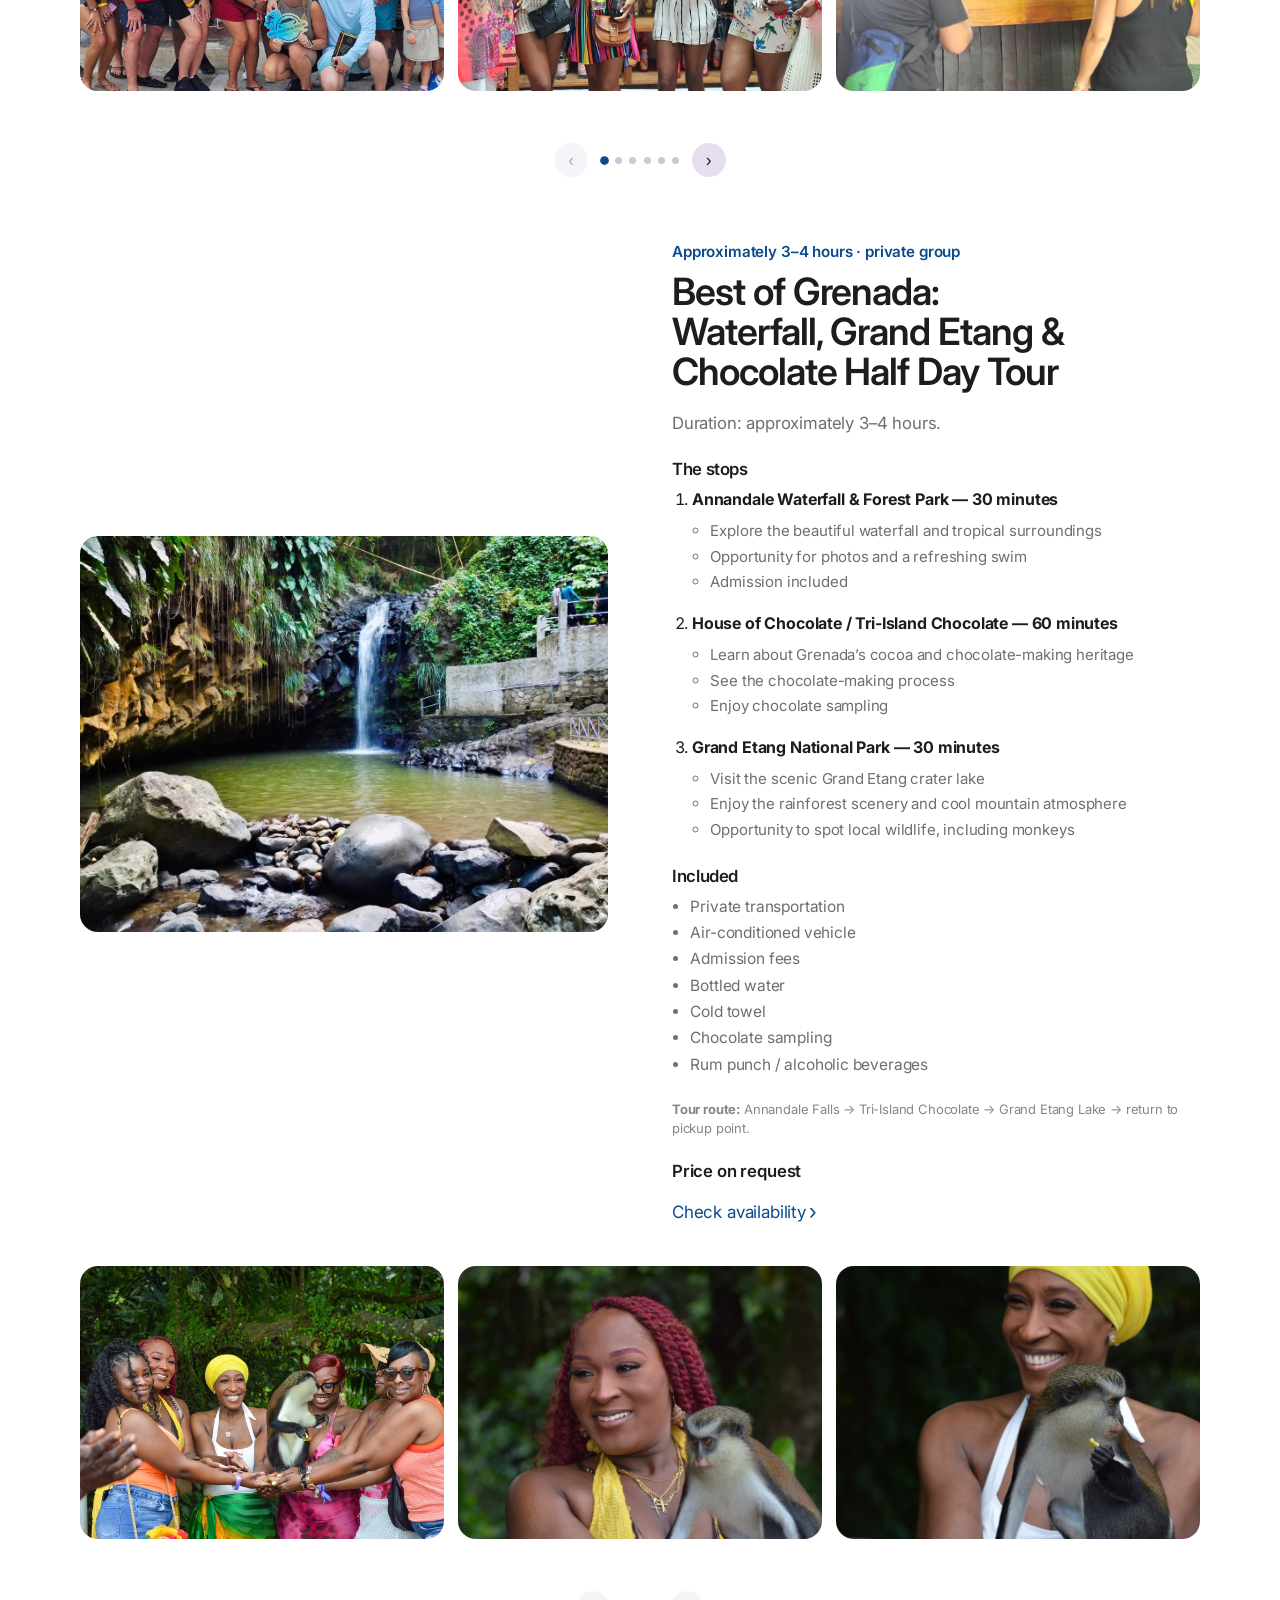
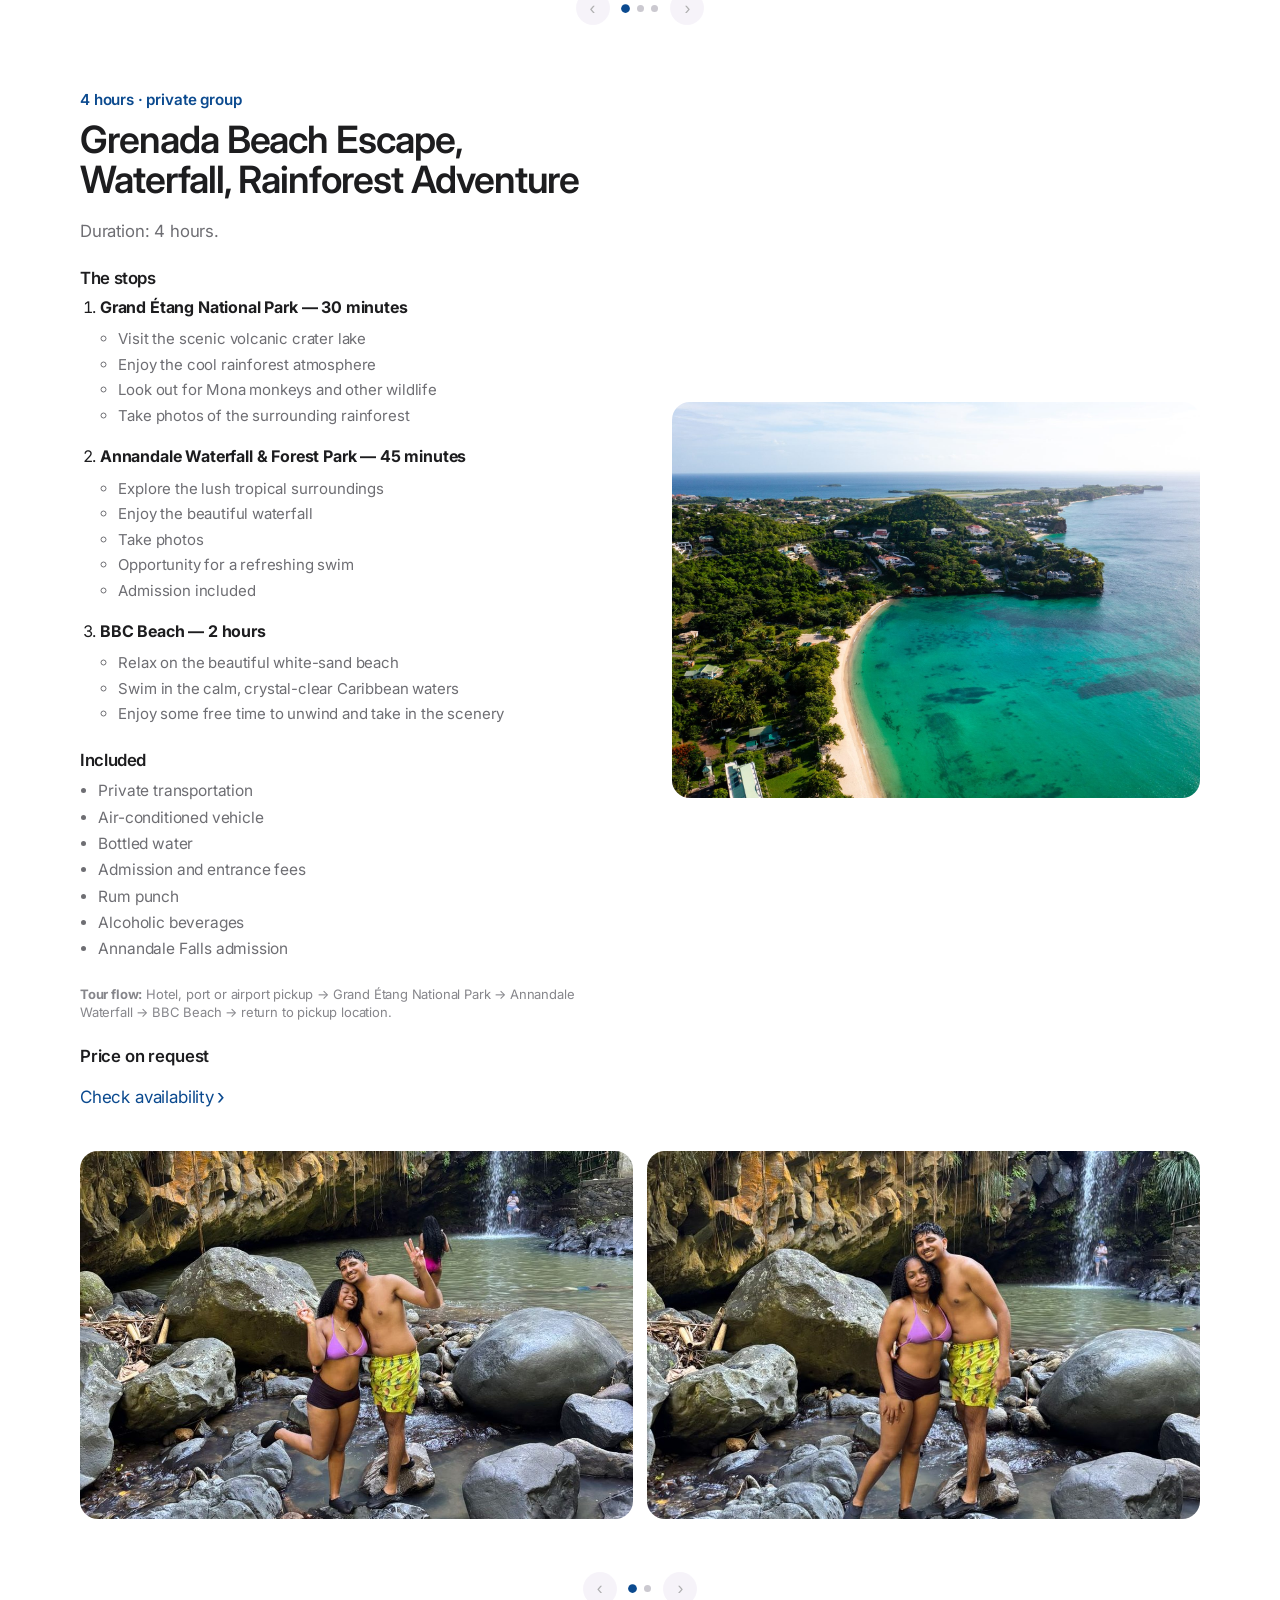
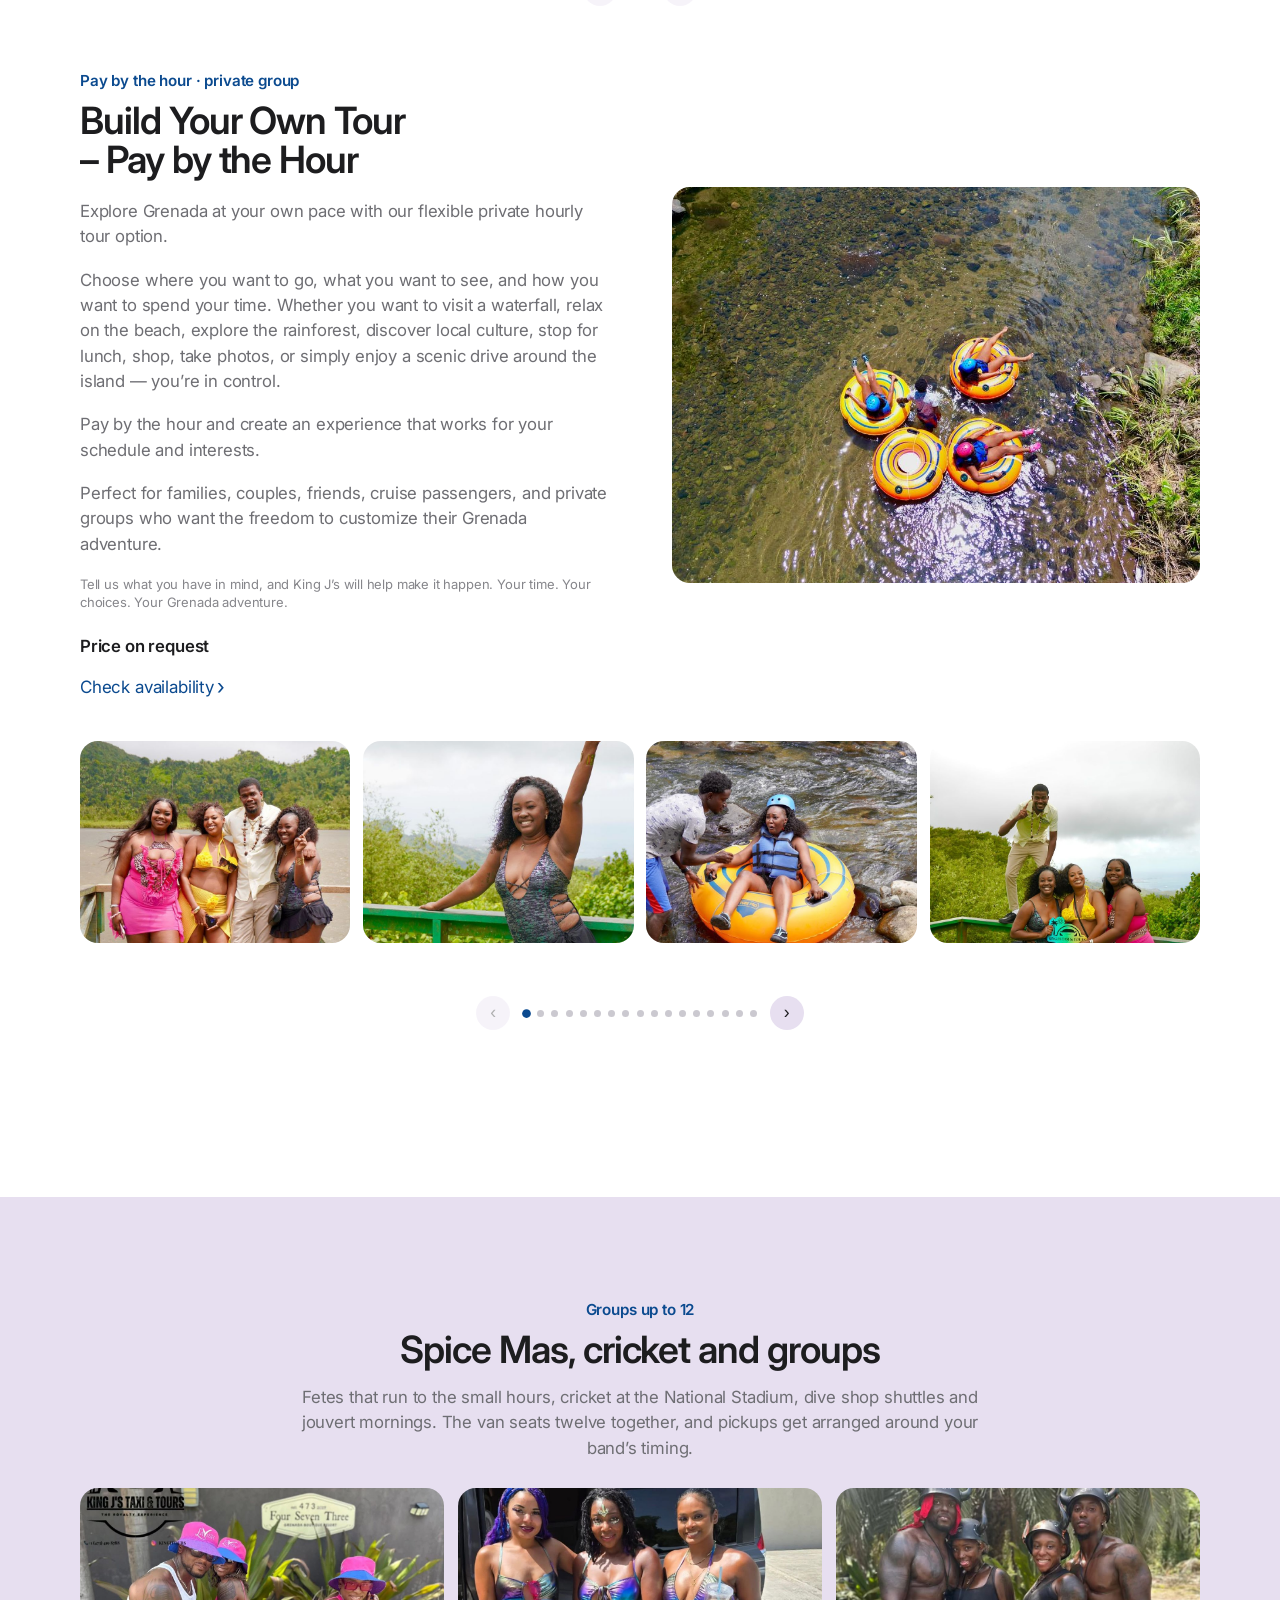
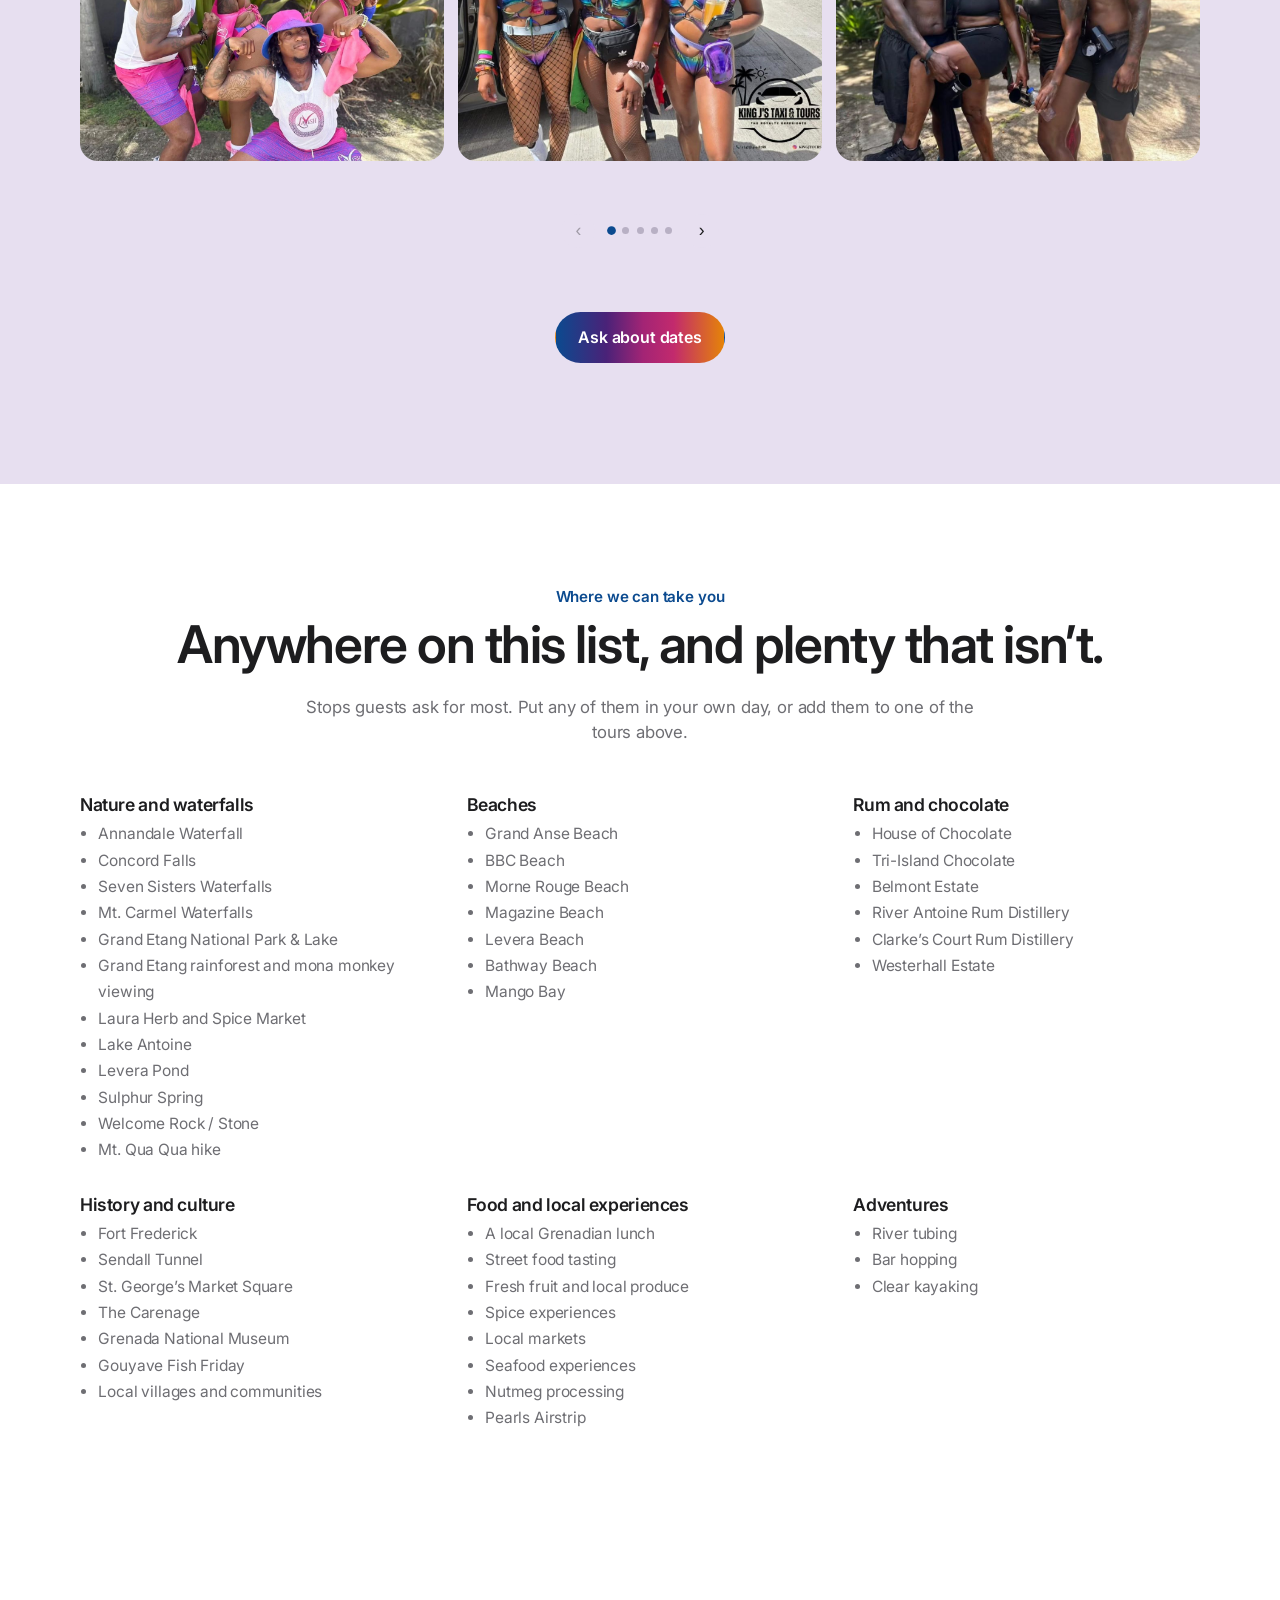
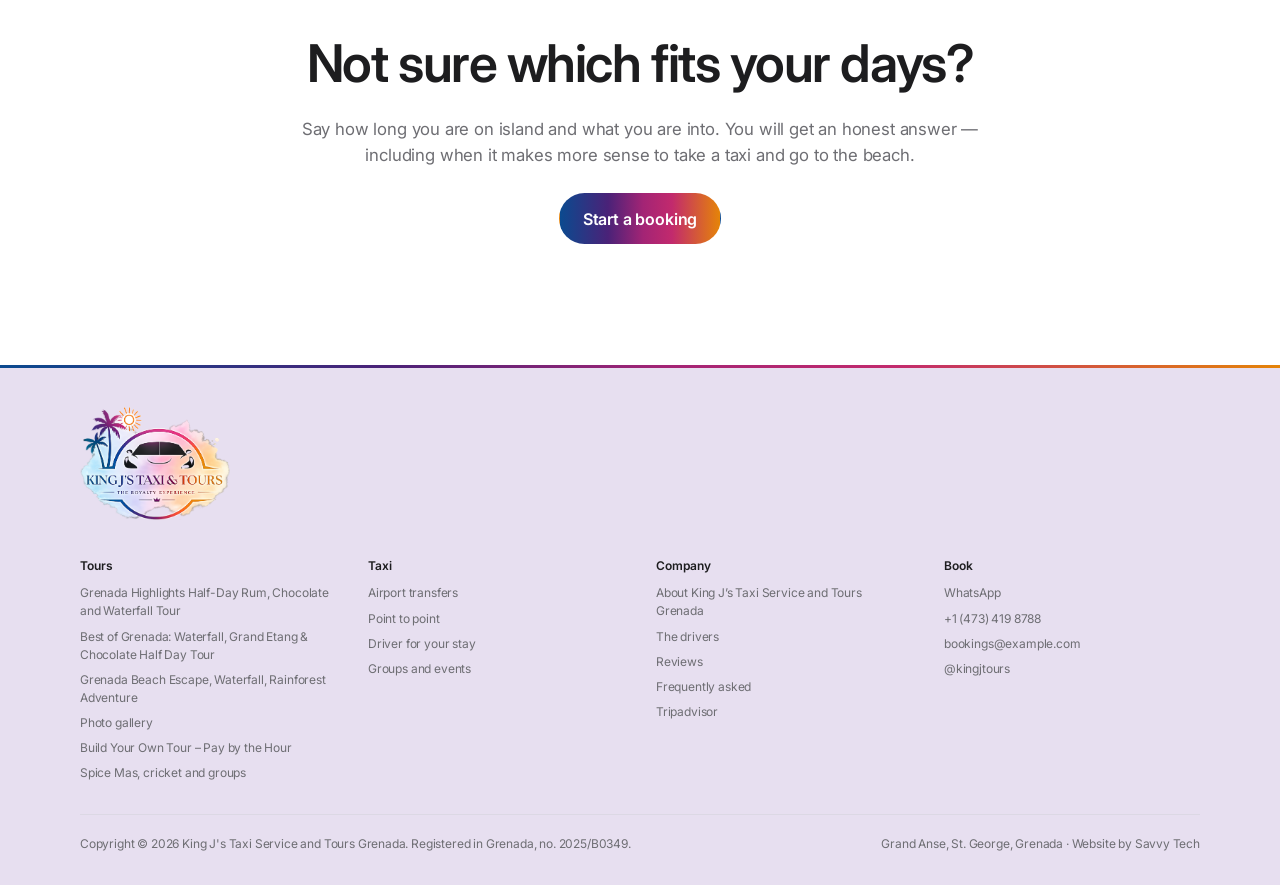
<file: tours.html>
<!DOCTYPE html>
<html lang="en">
<head>
<meta charset="utf-8">
<meta name="viewport" content="width=device-width, initial-scale=1">
<title>Popular tours &mdash; King J&rsquo;s Taxi Service and Tours Grenada</title>
<meta name="description" content="Private Grenada tours: rum, chocolate and waterfall; waterfall, Grand Etang and chocolate; beach, waterfall and rainforest; or build your own tour by the hour.">
<link rel="icon" href="assets/img/favicon.png">
<link rel="preconnect" href="https://fonts.googleapis.com">
<link rel="preconnect" href="https://fonts.gstatic.com" crossorigin>
<link href="https://fonts.googleapis.com/css2?family=Inter:wght@400;500;600;700&display=swap" rel="stylesheet">
<link rel="stylesheet" href="assets/css/style.css">
</head>
<body>
<a class="skip" href="#main">Skip to content</a>

<header class="masthead">
  <div class="wrap wrap--wide masthead__inner">
    <a class="brand" href="index.html">
      <img src="assets/img/kingj-logo.png" alt="" width="1208" height="1031">
      <span class="brand__name">King J&rsquo;s Taxi Service and Tours Grenada</span>
    </a>
    <button class="nav-toggle" type="button" aria-expanded="false" aria-controls="primary-nav" aria-label="Menu"><span class="nav-toggle__bars" aria-hidden="true"><span></span><span></span></span></button>
    <nav class="nav" id="primary-nav" aria-label="Primary">
      <a href="index.html">Overview</a>
      <a href="about.html">About</a>
      <a href="tours.html" aria-current="page">Tours</a>
      <a href="gallery.html">Gallery</a>
      <a href="index.html#taxi">Taxi</a>
      <a href="index.html#drivers">Drivers</a>
      <a href="index.html#reviews">Reviews</a>
      <a class="btn btn--primary" href="contact.html">Book</a>
    </nav>
  </div>
</header>

<main id="main">

  <section class="pagehead">
    <div class="wrap">
      <p class="eyebrow">Popular tours</p>
      <h1>Choose your adventure</h1>
      <p class="sub">All private, all adjustable, large groups are welcomed.</p>
    </div>
  </section>

  <section class="band" style="padding-top:clamp(2rem,4vw,3rem)">
    <div class="wrap wrap--wide">

      <article class="split" id="chocolate" style="margin-bottom:clamp(2.5rem,5vw,4rem)">
        <figure class="photo "><img src="assets/img/tour-chocolate.jpg" alt="A King J&rsquo;s group at the Clarke&rsquo;s Court rum distillery" loading="lazy"></figure>
        <div>
          <p class="eyebrow">Half day &middot; private group</p>
          <h2 style="font-size:clamp(1.7rem,3.2vw,2.35rem)">Grenada Highlights Half-Day Rum, Chocolate and Waterfall Tour</h2>
          <p class="sub">Chocolate, rum and a waterfall in one half day.</p>
          <h3 style="font-size:1.05rem;margin:1.6rem 0 .5rem">The stops</h3>
          <ol style="margin:0 0 1.2rem;padding-left:1.25rem;color:var(--black);font-size:1rem;line-height:1.6">
            <li><strong>House of Chocolate &mdash; 30 minutes</strong>
              <ul style="margin:.35rem 0 1rem;padding-left:1.15rem;color:var(--gray);font-size:.9375rem;line-height:1.7"><li>Explore Grenada&rsquo;s cocoa and chocolate heritage</li><li>Learn about local chocolate production</li><li>Chocolate sampling is included</li></ul>
            </li>
            <li><strong>Clarke&rsquo;s Court Rum Distillery &mdash; 35 minutes</strong>
              <ul style="margin:.35rem 0 1rem;padding-left:1.15rem;color:var(--gray);font-size:.9375rem;line-height:1.7"><li>Visit one of Grenada&rsquo;s traditional rum distilleries</li><li>Learn about the rum-making process</li><li>Enjoy a rum tasting</li></ul>
            </li>
            <li><strong>Annandale Waterfall &amp; Forest Park &mdash; 30 minutes</strong>
              <ul style="margin:.35rem 0 1rem;padding-left:1.15rem;color:var(--gray);font-size:.9375rem;line-height:1.7"><li>Explore the tropical gardens surrounding the waterfall</li><li>Take photos</li><li>Enjoy a refreshing swim under the waterfall</li></ul>
            </li>
          </ol>
          <h3 style="font-size:1.05rem;margin:1.6rem 0 .5rem">Included</h3>
          <ul style="margin:0 0 1.4rem;padding-left:1.15rem;color:var(--gray);font-size:.9688rem;line-height:1.7"><li>Private transportation</li><li>Air-conditioned vehicle</li><li>Bottled water</li><li>Alcoholic beverages and rum tasting</li><li>Entrance fees</li><li>Chocolate sampling</li></ul>
          <p class="fine" style="margin-bottom:1.4rem"><strong>Tour flow:</strong> Hotel or cruise port pickup &rarr; House of Chocolate &rarr; Clarke&rsquo;s Court Rum Distillery &rarr; Annandale Falls &rarr; return to pickup location. The tour is operated by King J&rsquo;s Taxi Services and Tours and is offered as a private experience, so only your group participates.</p>
          <p style="margin:0;font-weight:600;font-size:1.05rem">Price on request</p>
          <div class="chev-row" style="margin-top:1rem"><a class="chev" href="contact.html">Check availability</a></div>
        </div>
      </article>
      <div class="tourgal tourgal--six" aria-label="Guests on the rum, chocolate and waterfall tour">
        <figure><img src="assets/img/tour-rum-1.jpg" alt="A King J&rsquo;s tour group at the Clarke&rsquo;s Court rum distillery mural" width="1400" height="788" loading="lazy"></figure>
        <figure><img src="assets/img/tour-rum-2.jpg" alt="Guests in distillery hard hats with their rum at Clarke&rsquo;s Court" width="1400" height="788" loading="lazy"></figure>
        <figure><img src="assets/img/tour-rum-3.jpg" alt="Pouring the rum tasting at the distillery bar" width="1280" height="720" loading="lazy"></figure>
        <figure><img src="assets/img/tour-rum-4.jpg" alt="A group outside Nick&rsquo;s Barrel House with the King J&rsquo;s sign" width="960" height="1280" loading="lazy"></figure>
        <figure><img src="assets/img/tour-rum-5.jpg" alt="Guests with bottles of Clarke&rsquo;s Court rum in the distillery shop" width="1400" height="788" loading="lazy"></figure>
        <figure><img src="assets/img/tour-rum-6.jpg" alt="A full tour group with the King J&rsquo;s drivers and vans" width="1400" height="1194" loading="lazy"></figure>
      </div>
      <article class="split" id="island" style="margin-bottom:clamp(2.5rem,5vw,4rem)">
        <figure class="photo "><img src="assets/img/tour-falls.jpg" alt="Annandale Falls in the Grenadian rainforest" loading="lazy"></figure>
        <div>
          <p class="eyebrow">Approximately 3&ndash;4 hours &middot; private group</p>
          <h2 style="font-size:clamp(1.7rem,3.2vw,2.35rem)">Best of Grenada: Waterfall, Grand Etang &amp; Chocolate Half Day Tour</h2>
          <p class="sub">Duration: approximately 3&ndash;4 hours.</p>
          <h3 style="font-size:1.05rem;margin:1.6rem 0 .5rem">The stops</h3>
          <ol style="margin:0 0 1.2rem;padding-left:1.25rem;color:var(--black);font-size:1rem;line-height:1.6">
            <li><strong>Annandale Waterfall &amp; Forest Park &mdash; 30 minutes</strong>
              <ul style="margin:.35rem 0 1rem;padding-left:1.15rem;color:var(--gray);font-size:.9375rem;line-height:1.7"><li>Explore the beautiful waterfall and tropical surroundings</li><li>Opportunity for photos and a refreshing swim</li><li>Admission included</li></ul>
            </li>
            <li><strong>House of Chocolate / Tri-Island Chocolate &mdash; 60 minutes</strong>
              <ul style="margin:.35rem 0 1rem;padding-left:1.15rem;color:var(--gray);font-size:.9375rem;line-height:1.7"><li>Learn about Grenada&rsquo;s cocoa and chocolate-making heritage</li><li>See the chocolate-making process</li><li>Enjoy chocolate sampling</li></ul>
            </li>
            <li><strong>Grand Etang National Park &mdash; 30 minutes</strong>
              <ul style="margin:.35rem 0 1rem;padding-left:1.15rem;color:var(--gray);font-size:.9375rem;line-height:1.7"><li>Visit the scenic Grand Etang crater lake</li><li>Enjoy the rainforest scenery and cool mountain atmosphere</li><li>Opportunity to spot local wildlife, including monkeys</li></ul>
            </li>
          </ol>
          <h3 style="font-size:1.05rem;margin:1.6rem 0 .5rem">Included</h3>
          <ul style="margin:0 0 1.4rem;padding-left:1.15rem;color:var(--gray);font-size:.9688rem;line-height:1.7"><li>Private transportation</li><li>Air-conditioned vehicle</li><li>Admission fees</li><li>Bottled water</li><li>Cold towel</li><li>Chocolate sampling</li><li>Rum punch / alcoholic beverages</li></ul>
          <p class="fine" style="margin-bottom:1.4rem"><strong>Tour route:</strong> Annandale Falls &rarr; Tri-Island Chocolate &rarr; Grand Etang Lake &rarr; return to pickup point.</p>
          <p style="margin:0;font-weight:600;font-size:1.05rem">Price on request</p>
          <div class="chev-row" style="margin-top:1rem"><a class="chev" href="contact.html">Check availability</a></div>
        </div>
      </article>
      <div class="tourgal" aria-label="Guests with mona monkeys at Grand Etang">
        <figure><img src="assets/img/tour-monkey-1.jpg" alt="A group of guests meeting a mona monkey at Grand Etang" width="1600" height="1064" loading="lazy"></figure>
        <figure><img src="assets/img/tour-monkey-2.jpg" alt="A guest laughing as a mona monkey sits on her arm" width="852" height="1280" loading="lazy"></figure>
        <figure><img src="assets/img/tour-monkey-3.jpg" alt="A mona monkey perched on a guest&rsquo;s shoulder in the rainforest" width="852" height="1280" loading="lazy"></figure>
      </div>
      <article class="split" id="waterfalls" style="margin-bottom:clamp(2.5rem,5vw,4rem)">
        <div>
          <p class="eyebrow">4 hours &middot; private group</p>
          <h2 style="font-size:clamp(1.7rem,3.2vw,2.35rem)">Grenada Beach Escape, Waterfall, Rainforest Adventure</h2>
          <p class="sub">Duration: 4 hours.</p>
          <h3 style="font-size:1.05rem;margin:1.6rem 0 .5rem">The stops</h3>
          <ol style="margin:0 0 1.2rem;padding-left:1.25rem;color:var(--black);font-size:1rem;line-height:1.6">
            <li><strong>Grand &Eacute;tang National Park &mdash; 30 minutes</strong>
              <ul style="margin:.35rem 0 1rem;padding-left:1.15rem;color:var(--gray);font-size:.9375rem;line-height:1.7"><li>Visit the scenic volcanic crater lake</li><li>Enjoy the cool rainforest atmosphere</li><li>Look out for Mona monkeys and other wildlife</li><li>Take photos of the surrounding rainforest</li></ul>
            </li>
            <li><strong>Annandale Waterfall &amp; Forest Park &mdash; 45 minutes</strong>
              <ul style="margin:.35rem 0 1rem;padding-left:1.15rem;color:var(--gray);font-size:.9375rem;line-height:1.7"><li>Explore the lush tropical surroundings</li><li>Enjoy the beautiful waterfall</li><li>Take photos</li><li>Opportunity for a refreshing swim</li><li>Admission included</li></ul>
            </li>
            <li><strong>BBC Beach &mdash; 2 hours</strong>
              <ul style="margin:.35rem 0 1rem;padding-left:1.15rem;color:var(--gray);font-size:.9375rem;line-height:1.7"><li>Relax on the beautiful white-sand beach</li><li>Swim in the calm, crystal-clear Caribbean waters</li><li>Enjoy some free time to unwind and take in the scenery</li></ul>
            </li>
          </ol>
          <h3 style="font-size:1.05rem;margin:1.6rem 0 .5rem">Included</h3>
          <ul style="margin:0 0 1.4rem;padding-left:1.15rem;color:var(--gray);font-size:.9688rem;line-height:1.7"><li>Private transportation</li><li>Air-conditioned vehicle</li><li>Bottled water</li><li>Admission and entrance fees</li><li>Rum punch</li><li>Alcoholic beverages</li><li>Annandale Falls admission</li></ul>
          <p class="fine" style="margin-bottom:1.4rem"><strong>Tour flow:</strong> Hotel, port or airport pickup &rarr; Grand &Eacute;tang National Park &rarr; Annandale Waterfall &rarr; BBC Beach &rarr; return to pickup location.</p>
          <p style="margin:0;font-weight:600;font-size:1.05rem">Price on request</p>
          <div class="chev-row" style="margin-top:1rem"><a class="chev" href="contact.html">Check availability</a></div>
        </div>
        <figure class="photo "><img src="assets/img/beach-escape.jpg" alt="Aerial view of a Grenada beach, turquoise water and the coast toward Point Salines" loading="lazy"></figure>
      </article>
      <div class="tourgal tourgal--two" aria-label="Guests at the waterfall on the beach, waterfall and rainforest tour">
        <figure><img src="assets/img/tour-falls-1.jpg" alt="Guests at the waterfall pool on the King J&rsquo;s rainforest tour" width="1050" height="1400" loading="lazy"></figure>
        <figure><img src="assets/img/tour-falls-2.jpg" alt="Two guests in the stream below the waterfall" width="1032" height="1400" loading="lazy"></figure>
      </div>
      <article class="split" id="custom" style="margin-bottom:clamp(2.5rem,5vw,4rem)">
        <div>
          <p class="eyebrow">Pay by the hour &middot; private group</p>
          <h2 style="font-size:clamp(1.7rem,3.2vw,2.35rem)">Build Your Own Tour &ndash; Pay by the Hour</h2>
          <p class="sub">Explore Grenada at your own pace with our flexible private hourly tour option.</p>
          <p class="sub">Choose where you want to go, what you want to see, and how you want to spend your time. Whether you want to visit a waterfall, relax on the beach, explore the rainforest, discover local culture, stop for lunch, shop, take photos, or simply enjoy a scenic drive around the island &mdash; you&rsquo;re in control.</p>
          <p class="sub">Pay by the hour and create an experience that works for your schedule and interests.</p>
          <p class="sub">Perfect for families, couples, friends, cruise passengers, and private groups who want the freedom to customize their Grenada adventure.</p>
          <p class="fine" style="margin-bottom:1.4rem">Tell us what you have in mind, and King J&rsquo;s will help make it happen. Your time. Your choices. Your Grenada adventure.</p>
          <p style="margin:0;font-weight:600;font-size:1.05rem">Price on request</p>
          <div class="chev-row" style="margin-top:1rem"><a class="chev" href="contact.html">Check availability</a></div>
        </div>
        <figure class="photo "><img src="assets/img/tour-custom-11.jpg" alt="River tubing on a Grenada river, seen from above" loading="lazy"></figure>
      </article>
      <div class="tourgal tourgal--many" aria-label="Days King J&rsquo;s has built for guests: river tubing, waterfalls, lookouts and town">
        <figure><img src="assets/img/tour-custom-1.jpg" alt="A group with their King J&rsquo;s driver at the water&rsquo;s edge" width="800" height="1200" loading="lazy"></figure>
        <figure><img src="assets/img/tour-custom-2.jpg" alt="A guest at a rainforest lookout above the coast" width="800" height="1200" loading="lazy"></figure>
        <figure><img src="assets/img/tour-custom-3.jpg" alt="A guide helping a guest into a river tube" width="800" height="1200" loading="lazy"></figure>
        <figure><img src="assets/img/tour-custom-4.jpg" alt="Guests and their driver at a hilltop lookout" width="799" height="1200" loading="lazy"></figure>
        <figure><img src="assets/img/tour-custom-5.jpg" alt="Guests outside a painted shopfront in St. George&rsquo;s" width="799" height="1200" loading="lazy"></figure>
        <figure><img src="assets/img/tour-custom-6.jpg" alt="The driver pointing out the harbour from the pier" width="799" height="1200" loading="lazy"></figure>
        <figure><img src="assets/img/tour-custom-7.jpg" alt="A waterfall through the palms on the way in" width="900" height="1200" loading="lazy"></figure>
        <figure><img src="assets/img/tour-custom-8.jpg" alt="Tubes drifting down a bamboo-lined river" width="900" height="1200" loading="lazy"></figure>
        <figure><img src="assets/img/tour-custom-9.jpg" alt="Looking across the Carenage from the pier in St. George&rsquo;s" width="799" height="1200" loading="lazy"></figure>
        <figure><img src="assets/img/tour-custom-10.jpg" alt="Three guests at a painted shopfront in town" width="640" height="1200" loading="lazy"></figure>
        <figure><img src="assets/img/tour-custom-11.jpg" alt="River tubing on a Grenada river, seen from above" width="900" height="1200" loading="lazy"></figure>
        <figure><img src="assets/img/tour-custom-12.jpg" alt="A tubing group working down the river" width="900" height="1200" loading="lazy"></figure>
        <figure><img src="assets/img/tour-custom-13.jpg" alt="A waterfall and its pool from the air" width="900" height="1200" loading="lazy"></figure>
        <figure><img src="assets/img/tour-custom-14.jpg" alt="Tubes on the rocky stretch of the river" width="900" height="1200" loading="lazy"></figure>
        <figure><img src="assets/img/tour-custom-15.jpg" alt="A waterfall in the rainforest garden" width="900" height="1200" loading="lazy"></figure>
        <figure><img src="assets/img/tour-custom-16.jpg" alt="Rainforest and a hidden waterfall from above" width="900" height="1200" loading="lazy"></figure>
        <figure><img src="assets/img/tour-custom-17.jpg" alt="The tubing run seen from directly overhead" width="900" height="1200" loading="lazy"></figure>
      </div>
    </div>
  </section>

  <section class="band band--alt" id="spicemas">
    <div class="wrap wrap--wide">
      <div class="band__head center">
        <p class="eyebrow">Groups up to 12</p>
        <h2 style="font-size:clamp(1.7rem,3.2vw,2.35rem)">Spice Mas, cricket and groups</h2>
        <p class="sub">Fetes that run to the small hours, cricket at the National Stadium, dive shop shuttles and jouvert mornings. The van seats twelve together, and pickups get arranged around your band&rsquo;s timing.</p>
      </div>
      <div class="tourgal tourgal--six">
        <figure><img src="assets/img/spicemas-1.jpg" alt="Guests in carnival costume by the King J&rsquo;s van on Spice Mas morning" width="1200" height="1200" loading="lazy"></figure>
        <figure><img src="assets/img/spicemas-2.jpg" alt="A jouvert group with King J&rsquo;s during Spice Mas" width="1200" height="1200" loading="lazy"></figure>
        <figure><img src="assets/img/spicemas-3.jpg" alt="A group heading out to a fete with King J&rsquo;s" width="900" height="1200" loading="lazy"></figure>
        <figure><img src="assets/img/spicemas-4.jpg" alt="Two masqueraders in full carnival costume holding the King J&rsquo;s sign" width="900" height="1200" loading="lazy"></figure>
        <figure><img src="assets/img/spicemas-5.jpg" alt="Masqueraders with the King J&rsquo;s sign above the coast" width="1200" height="1200" loading="lazy"></figure>
      </div>
      <p class="center" style="margin-top:1.6rem"><a class="btn btn--primary" href="contact.html">Ask about dates</a></p>
    </div>
  </section>

  <section class="band">
    <div class="wrap wrap--wide">
      <div class="band__head center">
        <p class="eyebrow">Where we can take you</p>
        <h2>Anywhere on this list, and plenty that isn&rsquo;t.</h2>
        <p class="sub">Stops guests ask for most. Put any of them in your own day, or add them to one of the tours above.</p>
      </div>
      <div class="features">
        <div class="feature">
          <h3>Nature and waterfalls</h3>
          <ul style="margin:.4rem 0 0;padding-left:1.15rem;color:var(--gray);font-size:.9688rem;line-height:1.7"><li>Annandale Waterfall</li><li>Concord Falls</li><li>Seven Sisters Waterfalls</li><li>Mt. Carmel Waterfalls</li><li>Grand Etang National Park &amp; Lake</li><li>Grand Etang rainforest and mona monkey viewing</li><li>Laura Herb and Spice Market</li><li>Lake Antoine</li><li>Levera Pond</li><li>Sulphur Spring</li><li>Welcome Rock / Stone</li><li>Mt. Qua Qua hike</li></ul>
        </div>
        <div class="feature">
          <h3>Beaches</h3>
          <ul style="margin:.4rem 0 0;padding-left:1.15rem;color:var(--gray);font-size:.9688rem;line-height:1.7"><li>Grand Anse Beach</li><li>BBC Beach</li><li>Morne Rouge Beach</li><li>Magazine Beach</li><li>Levera Beach</li><li>Bathway Beach</li><li>Mango Bay</li></ul>
        </div>
        <div class="feature">
          <h3>Rum and chocolate</h3>
          <ul style="margin:.4rem 0 0;padding-left:1.15rem;color:var(--gray);font-size:.9688rem;line-height:1.7"><li>House of Chocolate</li><li>Tri-Island Chocolate</li><li>Belmont Estate</li><li>River Antoine Rum Distillery</li><li>Clarke&rsquo;s Court Rum Distillery</li><li>Westerhall Estate</li></ul>
        </div>
        <div class="feature">
          <h3>History and culture</h3>
          <ul style="margin:.4rem 0 0;padding-left:1.15rem;color:var(--gray);font-size:.9688rem;line-height:1.7"><li>Fort Frederick</li><li>Sendall Tunnel</li><li>St. George&rsquo;s Market Square</li><li>The Carenage</li><li>Grenada National Museum</li><li>Gouyave Fish Friday</li><li>Local villages and communities</li></ul>
        </div>
        <div class="feature">
          <h3>Food and local experiences</h3>
          <ul style="margin:.4rem 0 0;padding-left:1.15rem;color:var(--gray);font-size:.9688rem;line-height:1.7"><li>A local Grenadian lunch</li><li>Street food tasting</li><li>Fresh fruit and local produce</li><li>Spice experiences</li><li>Local markets</li><li>Seafood experiences</li><li>Nutmeg processing</li><li>Pearls Airstrip</li></ul>
        </div>
        <div class="feature">
          <h3>Adventures</h3>
          <ul style="margin:.4rem 0 0;padding-left:1.15rem;color:var(--gray);font-size:.9688rem;line-height:1.7"><li>River tubing</li><li>Bar hopping</li><li>Clear kayaking</li></ul>
        </div>
      </div>
    </div>
  </section>

  <section class="band center">
    <div class="wrap">
      <h2>Not sure which fits your days?</h2>
      <p class="sub">Say how long you are on island and what you are into. You will get an honest answer &mdash; including when it makes more sense to take a taxi and go to the beach.</p>
      <p style="margin-top:1.6rem"><a class="btn btn--primary" href="contact.html">Start a booking</a></p>
    </div>
  </section>

</main>

<footer class="foot">
  <div class="foot__rule" aria-hidden="true"></div>
  <div class="wrap wrap--wide">
    <a class="foot__logo" href="index.html"><img src="assets/img/kingj-logo.png" alt="King J&rsquo;s Taxi Service and Tours Grenada &mdash; The Royalty Experience" width="1208" height="1031" loading="lazy"></a>
    <div class="foot__grid">
      <div>
        <h4>Tours</h4>
        <ul>
          <li><a href="tours.html#chocolate">Grenada Highlights Half-Day Rum, Chocolate and Waterfall Tour</a></li>
          <li><a href="tours.html#island">Best of Grenada: Waterfall, Grand Etang &amp; Chocolate Half Day Tour</a></li>
          <li><a href="tours.html#waterfalls">Grenada Beach Escape, Waterfall, Rainforest Adventure</a></li>
          <li><a href="gallery.html">Photo gallery</a></li>
          <li><a href="tours.html#custom">Build Your Own Tour &ndash; Pay by the Hour</a></li>
          <li><a href="tours.html#spicemas">Spice Mas, cricket and groups</a></li>
        </ul>
      </div>
      <div>
        <h4>Taxi</h4>
        <ul>
          <li><a href="index.html#taxi">Airport transfers</a></li>
          <li><a href="index.html#taxi">Point to point</a></li>
          <li><a href="index.html#taxi">Driver for your stay</a></li>
          <li><a href="index.html#taxi">Groups and events</a></li>
        </ul>
      </div>
      <div>
        <h4>Company</h4>
        <ul>
          <li><a href="about.html">About King J&rsquo;s Taxi Service and Tours Grenada</a></li>
          <li><a href="index.html#drivers">The drivers</a></li>
          <li><a href="index.html#reviews">Reviews</a></li>
          <li><a href="contact.html">Frequently asked</a></li>
          <li><a href="https://www.tripadvisor.com/Attraction_Review-g147296-d32974314-Reviews-King_J_s_Taxi_Services_Tours-St_George_s_Saint_George_Parish_Grenada.html" rel="noopener">Tripadvisor</a></li>
        </ul>
      </div>
      <div>
        <h4>Book</h4>
        <ul>
          <li><a href="https://wa.me/14734198788">WhatsApp</a></li>
          <li><a href="tel:+14734198788">+1 (473) 419 8788</a></li>
          <!-- TODO: replace this placeholder email -->
          <li><a href="mailto:bookings@example.com">bookings@example.com</a></li>
          <li><a href="https://www.instagram.com/kingjtours" rel="noopener">@kingjtours</a></li>
        </ul>
      </div>
    </div>
    <div class="foot__base">
      <span>Copyright &copy; <span id="year">2026</span> King J's Taxi Service and Tours Grenada. Registered in Grenada, no. 2025/B0349.</span>
      <span>Grand Anse, St. George, Grenada &middot; Website by <a href="https://ghosten22.github.io/savvy-tech/" target="_blank" rel="noopener">Savvy Tech</a></span>
    </div>
  </div>
</footer>

<a class="wa-float" href="https://wa.me/14734198788" aria-label="Message King J's Taxi Service and Tours Grenada on WhatsApp"><svg viewBox="0 0 24 24" fill="currentColor" aria-hidden="true"><path d="M12 2a10 10 0 0 0-8.6 15L2 22l5.2-1.4A10 10 0 1 0 12 2Zm5.8 14.2c-.2.7-1.2 1.3-1.9 1.4-.5.1-1.1.1-1.8-.1a13.9 13.9 0 0 1-6.7-5.8c-.5-.9-.8-1.8-.8-2.6 0-.9.4-1.7 1-2.2.2-.2.5-.3.7-.3h.5c.2 0 .4 0 .6.5l.8 1.9c.1.2 0 .4-.1.5l-.5.6c-.1.2-.2.3 0 .6a9.4 9.4 0 0 0 3.7 3.2c.3.1.4.1.6-.1l.7-.8c.2-.2.3-.2.6-.1l1.8.9c.3.1.4.2.5.3 0 .2 0 .8-.2 1.4Z"/></svg><span>WhatsApp</span></a>

<!-- LIGHTBOX -->
<div class="kj-lb" id="kj-lightbox" hidden>
  <button class="kj-lb__close" type="button" aria-label="Close image">
    <svg width="18" height="18" viewBox="0 0 16 16" aria-hidden="true"><path d="M3 3l10 10M13 3L3 13" stroke="currentColor" stroke-width="2" stroke-linecap="round"/></svg>
  </button>
  <button class="kj-lb__nav kj-lb__nav--prev" type="button" aria-label="Previous image">&#8249;</button>
  <button class="kj-lb__nav kj-lb__nav--next" type="button" aria-label="Next image">&#8250;</button>
  <figure class="kj-lb__stage"><img alt=""><figcaption></figcaption></figure>
</div>
<script src="assets/js/lightbox.js" defer></script>
<script src="assets/js/carousel.js" defer></script>
<script src="assets/js/main.js"></script>
</body>
</html>
</file>
<file: assets/css/style.css>
/* ==========================================================================
   King J's Taxi Services & Tours — Grenada
   White background, typographic, Apple-influenced. Colours taken from the logo.
   ========================================================================== */

:root {
  --black:      #1D1D1F;
  --gray:       #6E6E73;
  --gray-2:     #86868B;
  --bg:         #FFFFFF;
  --bg-alt:     #E7DFF0;
  --bg-alt-2:   #F1ECF7;
  --line:       #DCD8E4;
  --line-soft:  #DCD2EA;

  --blue:       #0B4A8F;   /* logo palms and lettering */
  --indigo:     #3B2478;
  --purple:     #6B2076;
  --pink:       #C22A6D;
  --orange:     #E58408;
  --sun:        #F0A500;
  --accent:     #0B4A8F;   /* readable blue for links and icons */
  --accent-2:   #C22A6D;   /* pink for hovers */
  --gold:       #C9A227;
  --brand-grad: linear-gradient(90deg, #0B4A8F 0%, #4A2278 30%, #A32475 52%, #C22A6D 70%, #E58408 100%);

  --sans: "Inter", -apple-system, BlinkMacSystemFont, "Segoe UI", Helvetica, Arial, sans-serif;

  --wrap: 1024px;
  --wrap-wide: 1200px;
  --gutter: clamp(1.25rem, 5vw, 2.5rem);
  --nav-h: 52px;
  --radius: 18px;
  --radius-lg: 28px;
}

*, *::before, *::after { box-sizing: border-box; }
html { scroll-behavior: smooth; -webkit-text-size-adjust: 100%; }

@media (prefers-reduced-motion: reduce) {
  html { scroll-behavior: auto; }
  *, *::before, *::after { animation-duration: .001ms !important; transition-duration: .001ms !important; }
}

body {
  margin: 0; background: var(--bg); color: var(--black);
  font-family: var(--sans); font-size: 1.0625rem; line-height: 1.5;
  letter-spacing: -0.01em; -webkit-font-smoothing: antialiased;
}

img { max-width: 100%; display: block; }
a { color: inherit; }

h1, h2, h3, h4 {
  font-weight: 600; line-height: 1.06; letter-spacing: -0.028em;
  margin: 0 0 .5em; text-wrap: balance;
}
h1 { font-size: clamp(2.6rem, 6.4vw, 4.75rem); }
h2 { font-size: clamp(2rem, 4.4vw, 3.25rem); }
h3 { font-size: clamp(1.25rem, 2vw, 1.6rem); letter-spacing: -0.022em; }
h4 { font-size: 1.05rem; letter-spacing: -0.015em; }
p  { margin: 0 0 1.1em; }

:focus-visible { outline: 3px solid var(--accent); outline-offset: 3px; border-radius: 4px; }

.wrap { width: 100%; max-width: var(--wrap); margin-inline: auto; padding-inline: var(--gutter); }
.wrap--wide { max-width: var(--wrap-wide); }

.center { text-align: center; }
.center p { margin-inline: auto; }

.lede {
  font-size: clamp(1.15rem, 2vw, 1.5rem); line-height: 1.35;
  letter-spacing: -0.018em; color: var(--black); max-width: 34ch;
}
.sub { color: var(--gray); font-size: 1.05rem; max-width: 62ch; }
.eyebrow {
  font-size: .95rem; font-weight: 600; letter-spacing: -0.01em;
  color: var(--accent); margin: 0 0 .5rem;
}
.fine { font-size: .8125rem; line-height: 1.4; color: var(--gray-2); }
.fine a { color: var(--accent); }

.skip {
  position: absolute; left: -9999px; top: 0; z-index: 300;
  background: var(--black); color: #fff; padding: .7rem 1.1rem; border-radius: 8px;
}
.skip:focus { left: .5rem; top: .5rem; }

/* ---------- Buttons and links ------------------------------------------ */

.btn {
  display: inline-flex; align-items: center; justify-content: center; gap: .45rem;
  font-size: 1rem; font-weight: 500; letter-spacing: -0.01em;
  padding: .78rem 1.4rem; border-radius: 980px; text-decoration: none;
  border: 1px solid transparent; cursor: pointer; font-family: var(--sans);
  transition: background-color .2s, color .2s, border-color .2s, opacity .2s;
}
.btn--primary { background-image: var(--brand-grad); color: #fff; font-weight: 600; }
.btn--primary:hover { filter: brightness(1.06); }
.btn--dark { background: var(--black); color: #fff; }
.btn--dark:hover { background: #333336; }
.btn--soft { background: var(--bg-alt); color: var(--black); }
.btn--soft:hover { background: #E8E8ED; }
.btn--outline { border-color: var(--accent); color: var(--accent); }
.btn--outline:hover { background: rgba(10,132,150,.07); }
.btn svg { width: 17px; height: 17px; flex: none; }

.chev {
  color: var(--accent); text-decoration: none; font-size: 1.0625rem;
  display: inline-flex; align-items: center; gap: .18rem; white-space: nowrap;
}
.chev:hover { text-decoration: underline; }
.chev::after { content: "\203A"; font-size: 1.25em; line-height: 1; transform: translateY(-1px); }
.chev-row { display: flex; flex-wrap: wrap; gap: 1.6rem; }
.center .chev-row { justify-content: center; }

/* ---------- Navigation -------------------------------------------------- */

.masthead {
  position: sticky; top: 0; z-index: 100;
  background:
    linear-gradient(90deg, rgba(11,74,143,.32) 0%, rgba(59,36,120,.28) 26%, rgba(107,32,118,.28) 48%,
                    rgba(194,42,109,.30) 70%, rgba(229,132,8,.36) 100%),
    rgba(255,255,255,.88);
  -webkit-backdrop-filter: saturate(180%) blur(20px);
  backdrop-filter: saturate(180%) blur(20px);
  border-bottom: 0;
  border-bottom: 1px solid rgba(20,10,40,.10);
  box-shadow: 0 8px 14px -12px rgba(40,25,70,.18), 0 22px 34px -28px rgba(40,25,70,.14);
}
.masthead::after {
  content: ""; position: absolute; left: 0; right: 0; bottom: -1px; height: 1px;
  background-image: var(--brand-grad); opacity: .85;
}
.masthead__inner {
  display: flex; align-items: center; gap: 1.2rem; min-height: var(--nav-h);
}
.brand { display: flex; align-items: center; gap: .55rem; text-decoration: none; }
.brand { min-width: 0; gap: .8rem; }
.brand img { height: 34px; width: auto; flex: none; }
.brand__name { font-size: .75rem; font-weight: 600; letter-spacing: -0.01em; line-height: 1.15; color: var(--black);
  white-space: nowrap; overflow: hidden; text-overflow: ellipsis; }
@media (max-width: 1240px) and (min-width: 861px) { .nav { gap: 1.15rem; } }
@media (max-width: 1080px) and (min-width: 861px) { .brand__name { display: none; } }
@media (max-width: 860px) { :root { --nav-h: 52px; } .brand img { height: 30px; }
  .brand__name { white-space: normal; overflow: visible; max-width: 13em; } }
@media (max-width: 420px) { .brand img { height: 28px; } .brand__name { font-size: .6875rem; max-width: 12.5em; } }

.nav { display: flex; flex: 1; align-items: center; justify-content: center; gap: clamp(1.1rem, 2.6vw, 2.4rem); margin-left: clamp(1.5rem, 5vw, 4.5rem); }
.nav a {
  position: relative; font-size: .75rem; font-weight: 400;
  text-decoration: none; opacity: .88;
  transition: opacity .18s, color .18s;
}
.nav a:not(.btn) { background: none; box-shadow: none; padding: 0; }
/* each menu item picks up one colour from the logo */
.nav a:not(.btn) { color: var(--black); }
.nav a:nth-of-type(1) { --nav-c: #0B4A8F; }
.nav a:nth-of-type(2) { --nav-c: #3B2478; }
.nav a:nth-of-type(3) { --nav-c: #6B2076; }
.nav a:nth-of-type(4) { --nav-c: #A32475; }
.nav a:nth-of-type(5) { --nav-c: #C22A6D; }
.nav a:nth-of-type(6) { --nav-c: #D4551F; }
.nav a:nth-of-type(7) { --nav-c: #E58408; }
.nav a:not(.btn)::after {
  content: ""; position: absolute; left: 0; right: 0; bottom: -6px; height: 2px;
  border-radius: 2px; background: var(--nav-c, var(--black)); transform: scaleX(0); transform-origin: left;
  transition: transform .22s ease;
}
.nav a:not(.btn):hover { opacity: 1; }
.nav a:not(.btn):hover::after { transform: scaleX(1); }
.nav a[aria-current="page"] { font-weight: 600; opacity: 1; }
.nav a[aria-current="page"]:not(.btn)::after { transform: scaleX(1); }
.nav .btn { font-size: .75rem; padding: .32rem .85rem; box-shadow: none; margin-left: auto; }

.nav-toggle {
  display: none; background: none; border: 0; cursor: pointer;
  font-family: var(--sans); font-size: .8125rem; color: var(--black); padding: .4rem 0;
}
@media (max-width: 860px) {
  .nav-toggle {
    display: block; margin-left: auto; position: relative; z-index: 2;
    width: 34px; height: 34px; padding: 0; border: 0; background: none;
  }
  .nav-toggle__bars { position: absolute; inset: 0; display: block; }
  .nav-toggle__bars span {
    position: absolute; left: 8px; right: 8px; height: 1.5px; border-radius: 2px;
    background: var(--black); transition: transform .34s cubic-bezier(.4,0,.2,1), top .34s cubic-bezier(.4,0,.2,1);
  }
  .nav-toggle__bars span:first-child { top: 13px; }
  .nav-toggle__bars span:last-child  { top: 19px; }
  .nav-toggle[aria-expanded="true"] .nav-toggle__bars span:first-child { top: 16px; transform: rotate(45deg); }
  .nav-toggle[aria-expanded="true"] .nav-toggle__bars span:last-child  { top: 16px; transform: rotate(-45deg); }
  body.nav-open { overflow: hidden; }
  .masthead__inner { gap: .75rem; }
  /* full-height sheet, the way apple.com does it on a phone */
  .nav {
    position: absolute; top: var(--nav-h); left: 0; right: 0; z-index: 90;
    height: calc(100svh - var(--nav-h)); height: calc(100dvh - var(--nav-h));
    background:
      linear-gradient(90deg, rgba(11,74,143,.10), rgba(107,32,118,.09) 50%, rgba(229,132,8,.12)),
      #fff;
    flex-direction: column; align-items: stretch; justify-content: flex-start; gap: 0;
    padding: .6rem var(--gutter) 2.4rem; overflow-y: auto; overscroll-behavior: contain;
    box-shadow: none; border-bottom: 0;
    animation: kj-sheet .28s cubic-bezier(.4,0,.2,1) both;
  }
  .nav[hidden] { display: none; }
  @keyframes kj-sheet { from { opacity: 0; } to { opacity: 1; } }
  @keyframes kj-item { from { opacity: 0; transform: translateY(-8px); } to { opacity: 1; transform: none; } }
  .nav a:not(.btn) {
    padding: 1rem .2rem; font-size: 1.0625rem; font-weight: 500; letter-spacing: -.01em;
    color: var(--black); background: none; box-shadow: none; border-radius: 0;
    border-left: 0; border-bottom: 1px solid rgba(20,10,40,.10);
    animation: kj-item .32s cubic-bezier(.4,0,.2,1) both;
  }
  .nav a:not(.btn)::after { display: none; }
  .nav a:nth-of-type(1) { animation-delay: .04s; }
  .nav a:nth-of-type(2) { animation-delay: .07s; }
  .nav a:nth-of-type(3) { animation-delay: .10s; }
  .nav a:nth-of-type(4) { animation-delay: .13s; }
  .nav a:nth-of-type(5) { animation-delay: .16s; }
  .nav a:nth-of-type(6) { animation-delay: .19s; }
  .nav a:nth-of-type(7) { animation-delay: .22s; }
  .nav a[aria-current="page"] { font-weight: 700; }
  .nav .btn {
    margin: 1.6rem 0 0; font-size: 1rem; padding: .85rem 1.2rem; text-align: center;
    animation: kj-item .32s cubic-bezier(.4,0,.2,1) .25s both;
  }
  @media (prefers-reduced-motion: reduce) {
    .nav, .nav a, .nav .btn { animation: none; }
  }
}

.gal-nav {
  display: flex; align-items: center; justify-content: center; gap: .8rem;
  margin: 1rem 0 clamp(2.5rem, 5vw, 4rem);
}
.gal-nav__arrow {
  width: 34px; height: 34px; flex: none; border: 0; border-radius: 999px; cursor: pointer;
  background: var(--bg-alt); color: var(--black); font-size: 1.1rem; line-height: 1;
  display: grid; place-items: center; transition: background .2s, opacity .2s;
}
.gal-nav__arrow:hover { background: #ded6ec; }
.gal-nav__arrow[disabled] { opacity: .35; cursor: default; }
.gal-dots { display: flex; justify-content: center; gap: .45rem; }
.gal-dots__dot {
  width: 7px; height: 7px; padding: 0; border: 0; border-radius: 999px;
  background: rgba(20,10,40,.22); cursor: pointer; transition: background .2s, transform .2s;
}
.gal-dots__dot.is-on { background: var(--accent); transform: scale(1.25); }
.tourgal {
  --card: calc((100% - 1.8rem) / 3);
  display: flex; gap: .9rem; margin: -1.5rem 0 clamp(2rem,4vw,3rem);
  overflow-x: auto; overscroll-behavior-x: contain;
  scroll-snap-type: x mandatory; scroll-padding: 0 2px;
  padding-bottom: .3rem; scrollbar-width: none;
}
.tourgal::-webkit-scrollbar { display: none; }
.tourgal figure { flex: 0 0 var(--card); scroll-snap-align: start; }
.tourgal figure { margin: 0; overflow: hidden; border-radius: var(--radius); background: var(--bg-alt); }
.tourgal img { width: 100%; height: 100%; aspect-ratio: 4 / 3; object-fit: cover; }
.tourgal--six { --card: calc((100% - 1.8rem) / 3); }
.tourgal--two { --card: calc((100% - .9rem) / 2); }
.tourgal--many { --card: calc((100% - 2.4rem) / 4); gap: .8rem; }
@media (max-width: 1000px) and (min-width: 761px) {
  .tourgal, .tourgal--six, .tourgal--two, .tourgal--many { --card: calc((100% - .9rem) / 2); }
}
.tourgal--two img { aspect-ratio: 3 / 2; }
@media (max-width: 760px) {
  .tourgal, .tourgal--six, .tourgal--two, .tourgal--many {
    --card: 82%; gap: .7rem;
    padding: 0 var(--gutter) .3rem;
    margin-left: calc(var(--gutter) * -1); margin-right: calc(var(--gutter) * -1);
  }
  .tourgal figure { scroll-snap-align: center; }
  .gal-nav__arrow { display: none; }
  .gal__head + .tourgal { margin-bottom: 0; }
}

.storywrap { display: grid; place-items: center; }
.story {
  width: auto; max-width: min(100%, 420px); max-height: min(80svh, 720px);
  border-radius: var(--radius-lg); background: #000;
  box-shadow: 0 22px 44px -26px rgba(20,10,40,.55);
}

/* ---------- Lightbox ---------------------------------------------------- */
.kj-lb {
  position: fixed; inset: 0; z-index: 1200; display: grid; place-items: center;
  background: rgba(14,10,26,.92); opacity: 0; transition: opacity .2s ease;
  padding: clamp(1rem, 4vw, 3rem);
}
.kj-lb[hidden] { display: none; }
.kj-lb.is-open { opacity: 1; }
body.kj-lb-open { overflow: hidden; }
.kj-lb__stage { margin: 0; text-align: center; max-width: 100%; }
.kj-lb__stage img {
  max-width: min(96vw, 1500px); max-height: 84svh; width: auto; height: auto;
  border-radius: 10px; box-shadow: 0 30px 60px -20px rgba(0,0,0,.6); cursor: default;
}
.kj-lb__stage figcaption { margin-top: .8rem; color: rgba(255,255,255,.78); font-size: .875rem; }
.kj-lb__close, .kj-lb__nav {
  position: absolute; border: 0; cursor: pointer; color: #fff;
  background: rgba(255,255,255,.14); border-radius: 999px;
  display: grid; place-items: center; line-height: 1;
}
.kj-lb__close { top: 1rem; right: 1rem; width: 40px; height: 40px; }
.kj-lb__nav { top: 50%; transform: translateY(-50%); width: 46px; height: 46px; font-size: 1.7rem; padding-bottom: .2rem; }
.kj-lb__nav--prev { left: .8rem; }
.kj-lb__nav--next { right: .8rem; }
.kj-lb__close:hover, .kj-lb__nav:hover { background: rgba(255,255,255,.28); }
.photo img, .tourgal img, .person img { cursor: zoom-in; }


/* ---------- Gallery page ------------------------------------------------- */
.gal__head {
  font-size: clamp(1.35rem, 2.6vw, 1.9rem); letter-spacing: -0.02em;
  margin: clamp(3rem, 6vw, 4.5rem) 0 1.25rem;
}
.gal__head:first-child { margin-top: 0; }
.gal-video { margin: 0 0 clamp(2.5rem, 5vw, 4rem); display: flex; flex-direction: column; align-items: center; }
.gal-video video {
  width: auto; max-width: min(100%, 560px); max-height: min(88vh, 900px);
  border-radius: var(--radius); background: #000; display: block;
  box-shadow: 0 20px 40px -24px rgba(20,10,40,.5);
}
.gal-video figcaption { margin-top: .8rem; text-align: center; }
.gal__head + .tourgal { margin: 0 0 clamp(1rem, 2vw, 1.6rem); }

/* ---------- Sections ---------------------------------------------------- */

.band { padding-block: clamp(3.5rem, 8vw, 6.5rem); }
.band--alt { background: var(--bg-alt); }
.band--tight { padding-block: clamp(2.5rem, 5vw, 4rem); }

.band__head { margin-bottom: clamp(2rem, 4vw, 3.25rem); }
.band__head .sub { margin-top: -.2rem; }

/* ---------- Photos ------------------------------------------------------ */

.photo { position: relative; margin: 0; overflow: hidden; background: var(--bg-alt); }
.photo img { width: 100%; height: 100%; object-fit: cover; }

/* ---------- Hero slider -------------------------------------------------- */

.hero {
  position: relative; display: grid; isolation: isolate;
  min-height: min(76vh, 660px);
  background: var(--bg-alt);
}
.slide {
  grid-area: 1 / 1; position: relative; display: flex; align-items: flex-end;
  opacity: 0; transition: opacity .8s ease; pointer-events: none;
}
.slide.is-active { opacity: 1; pointer-events: auto; }
.hero__bg { position: absolute; inset: 0; width: 100%; height: 100%; object-fit: cover; z-index: -2; }
.hero__scrim {
  position: absolute; inset: 0; z-index: -1;
  background: linear-gradient(180deg, rgba(11,11,11,.34) 0%, rgba(11,11,11,.05) 34%, rgba(11,11,11,.62) 100%);
}
.slide__inner { width: 100%; padding-block: clamp(4rem, 10vw, 7rem) clamp(3.5rem, 7vw, 5rem); color: #fff; }
.slide h1 { color: #fff; max-width: 15ch; text-shadow: 0 1px 24px rgba(0,0,0,.28); }
.slide .lede { color: rgba(255,255,255,.94); max-width: 44ch; margin-bottom: 1.6rem; text-shadow: 0 1px 16px rgba(0,0,0,.3); }

.hero__controls {
  position: absolute; z-index: 5; left: 0; right: 0; bottom: 1.1rem;
  display: flex; align-items: center; justify-content: center; gap: 1rem;
}
.hero__dots { display: flex; gap: .5rem; }
.hero__dots button {
  width: 36px; height: 4px; border: 0; padding: 0; cursor: pointer; border-radius: 2px;
  background: rgba(255,255,255,.42); transition: background-color .2s;
}
.hero__dots button[aria-selected="true"] { background-image: var(--brand-grad); background-color: transparent; }
.hero__play {
  background: rgba(255,255,255,.18); border: 1px solid rgba(255,255,255,.4); color: #fff;
  -webkit-backdrop-filter: blur(8px); backdrop-filter: blur(8px);
  font-family: var(--sans); font-size: .75rem; padding: .3rem .75rem; border-radius: 980px; cursor: pointer;
}
.hero__play:hover { background: rgba(255,255,255,.3); }

/* ---------- Stat strip --------------------------------------------------- */

.stats { display: grid; grid-template-columns: repeat(4, 1fr); gap: 1px; background: var(--line-soft); }
@media (max-width: 760px) { .stats { grid-template-columns: repeat(2, 1fr); } }
.stat { background: var(--bg); padding: 1.9rem 1.2rem; text-align: center; }
.band--alt .stat { background: var(--bg-alt); }
.stat b {
  display: block; font-size: clamp(2rem, 3.4vw, 2.75rem); font-weight: 600;
  letter-spacing: -0.03em; line-height: 1; margin-bottom: .4rem;
}
.stat span { font-size: .875rem; color: var(--gray); }

/* ---------- Tile grid ---------------------------------------------------- */

.tiles { display: grid; gap: 1.25rem; grid-template-columns: repeat(2, minmax(0,1fr)); }
@media (max-width: 760px) { .tiles { grid-template-columns: 1fr; } }
.tiles--3 { grid-template-columns: repeat(3, minmax(0,1fr)); }
@media (max-width: 900px) { .tiles--3 { grid-template-columns: repeat(2, minmax(0,1fr)); } }
@media (max-width: 600px) { .tiles--3 { grid-template-columns: 1fr; } }

.tile {
  display: flex; flex-direction: column; overflow: hidden;
  background: var(--bg-alt); border-radius: var(--radius);
  text-decoration: none; color: inherit;
  transition: transform .25s ease;
}
.band--alt .tile { background: var(--bg); }
a.tile:hover { transform: translateY(-3px); }
.tile .photo { aspect-ratio: 16 / 10; }
.tile__body { padding: 1.5rem 1.5rem 1.7rem; flex: 1; display: flex; flex-direction: column; }
.tile__kicker { font-size: .8125rem; font-weight: 600; color: var(--gray); margin-bottom: .5rem; }
.tile h3 { margin-bottom: .35rem; }
.tile p { color: var(--gray); font-size: .9688rem; margin: 0 0 1.15rem; }
.tile__foot { margin-top: auto; display: flex; align-items: baseline; justify-content: space-between; gap: 1rem; flex-wrap: wrap; }
.tile__price { font-size: 1rem; font-weight: 600; }

/* ---------- Filter pills -------------------------------------------------- */

.tabs { display: flex; flex-wrap: wrap; gap: .5rem; justify-content: center; margin-bottom: 2.5rem; }
.tabs button {
  font-family: var(--sans); font-size: .9375rem; font-weight: 500; cursor: pointer;
  padding: .5rem 1.1rem; border-radius: 980px; border: 1px solid var(--line);
  background: transparent; color: var(--black);
  transition: background-color .18s, color .18s, border-color .18s;
}
.tabs button[aria-selected="true"] { background: var(--black); border-color: var(--black); color: #fff; }

/* ---------- Split ---------------------------------------------------------- */

.split { display: grid; gap: clamp(2rem, 5vw, 4rem); grid-template-columns: repeat(2, minmax(0,1fr)); align-items: center; }
@media (max-width: 860px) { .split { grid-template-columns: 1fr; } }
.split .photo { aspect-ratio: 4 / 3; border-radius: var(--radius); }

/* ---------- Island map ------------------------------------------------------ */

.island svg { width: 100%; height: auto; overflow: visible; max-height: 520px; }
.island__sea { fill: none; stroke: #BFD9EA; stroke-width: 14; stroke-linejoin: round; opacity: .55; }
.island__land { fill: url(#landGrad); stroke: none; filter: url(#islandShadow); }
.mp-forest { fill: none; stroke: #5E8B43; stroke-width: 130; stroke-linecap: round; stroke-linejoin: round; opacity: .26; filter: url(#forestBlur); }
.mp-hill { fill: url(#hillGrad); }
.mp-tree { fill: #46702F; }
.mp-river { fill: none; stroke: #5B9FD1; stroke-width: 1.8; stroke-linecap: round; opacity: .85; }
.mp-lake { fill: #6FB0DC; stroke: #fff; stroke-width: 1.2; }
.island__coast { fill: none; stroke: url(#coastGrad); stroke-width: 2.2; stroke-linejoin: round; stroke-linecap: round; }
.pin { cursor: pointer; }
.pin circle.dot { fill: var(--gray); stroke: #fff; stroke-width: 1.6; transition: fill .15s; }
.pin circle.halo { fill: var(--accent); opacity: 0; transition: opacity .2s; }
.island svg { max-height: 560px; }
.pin:hover circle.dot, .pin[aria-pressed="true"] circle.dot { fill: var(--accent); }
.pin:hover circle.halo, .pin[aria-pressed="true"] circle.halo { opacity: .18; }
.pin:focus-visible { outline: 3px solid var(--accent); outline-offset: 2px; }
.island__readout { margin-top: 1.2rem; min-height: 5.5rem; }
.island__readout h3 { font-size: 1.2rem; margin-bottom: .3rem; }
.island__readout p { font-size: .9688rem; color: var(--gray); margin: 0; max-width: 44ch; }

/* ---------- Drivers ---------------------------------------------------------- */

.people { display: grid; gap: 1.25rem; grid-template-columns: repeat(3, minmax(0,1fr)); }
@media (max-width: 800px) { .people { grid-template-columns: 1fr; } }
.person { background: var(--bg-alt); border-radius: var(--radius); overflow: hidden; }
.person--lead {
  display: grid; grid-template-columns: 1.05fr 1fr; gap: clamp(1.2rem, 3vw, 2.4rem);
  align-items: center; padding: clamp(1rem, 2vw, 1.4rem); margin-bottom: clamp(1.4rem, 3vw, 2rem);
}
.person--lead .storycar { min-width: 0; }
.person--lead .tourgal--solo { --card: 100%; margin: 0; }
.person--lead .tourgal--solo figure { scroll-snap-align: center; border-radius: calc(var(--radius) - 6px); overflow: hidden; }
.person--lead .tourgal--solo img { aspect-ratio: 4 / 3; }
.person--lead .gal-nav { margin: .8rem 0 0; }
.person--lead .person__body { padding: 0 clamp(.4rem, 1vw, 1rem); }
.people--pair { grid-template-columns: repeat(2, minmax(0, 1fr)); }
.people--pair { max-width: 900px; margin-inline: auto; }
.people--pair .person > .photo { aspect-ratio: 4 / 5; }
@media (max-width: 860px) {
  .person--lead { grid-template-columns: 1fr; }
  .people--pair { grid-template-columns: 1fr; }
}
.person .photo { aspect-ratio: 3 / 2; }
.person__body { padding: 1.5rem 1.5rem 1.7rem; }
.person h3 { font-size: 1.2rem; margin-bottom: .1rem; }
.person__role { font-size: .875rem; color: var(--gray); margin-bottom: .9rem; }
.person p { font-size: .9688rem; color: var(--gray); margin: 0; }
.person__tag { margin-top: .8rem !important; color: var(--accent) !important; font-size: .9063rem !important; }

/* ---------- Reviews ------------------------------------------------------------ */

.rail {
  display: grid; grid-auto-flow: column; grid-auto-columns: minmax(300px, 1fr);
  gap: 1.25rem; overflow-x: auto; scroll-snap-type: x mandatory;
  padding-bottom: .5rem; scrollbar-width: thin;
}
.rail > * { scroll-snap-align: start; }
.rail-nav { display: flex; gap: .5rem; }
.rail-nav button {
  width: 36px; height: 36px; border-radius: 50%; cursor: pointer;
  border: 0; background: var(--bg-alt); color: var(--black); font-size: 1rem; line-height: 1;
}
.band--alt .rail-nav button { background: #fff; }
.rail-nav button:hover { background: var(--line-soft); }

.review {
  background: var(--bg); border-radius: var(--radius); padding: 1.7rem 1.6rem;
  display: flex; flex-direction: column;
}
.band--alt .review { background: var(--bg); }
.stars { color: var(--gold); font-size: .875rem; letter-spacing: .08em; margin: 0 0 .8rem; }
.review blockquote { margin: 0 0 1.1rem; font-size: 1.0625rem; line-height: 1.45; letter-spacing: -0.012em; }
.review figcaption { margin-top: auto; font-size: .875rem; color: var(--gray); }

.mentions { display: flex; flex-wrap: wrap; gap: .5rem; justify-content: center; }
.mentions span {
  font-size: .875rem; color: var(--gray); background: var(--bg);
  border: 1px solid var(--line-soft); border-radius: 980px; padding: .4rem .95rem;
}
.band--alt .mentions span { background: #fff; }

/* ---------- Feature list ------------------------------------------------------- */

.features { display: grid; gap: 2rem 2.5rem; grid-template-columns: repeat(3, minmax(0,1fr)); }
@media (max-width: 880px) { .features { grid-template-columns: repeat(2, minmax(0,1fr)); } }
@media (max-width: 560px) { .features { grid-template-columns: 1fr; } }
.feature__mark { width: 26px; height: 26px; margin-bottom: .9rem; stroke: var(--accent); fill: none; stroke-width: 1.6; stroke-linecap: round; stroke-linejoin: round; }
.feature h3 { font-size: 1.1rem; margin-bottom: .3rem; }
.feature p { font-size: .9688rem; color: var(--gray); margin: 0; }

/* ---------- Forms ---------------------------------------------------------------- */

.panel { background: var(--bg-alt); border-radius: var(--radius-lg); padding: clamp(1.75rem, 4vw, 3rem); }
.band--alt .panel { background: var(--bg); }

.book { display: grid; gap: clamp(2rem, 4vw, 3rem); grid-template-columns: minmax(0,1.15fr) minmax(0,.85fr); }
@media (max-width: 860px) { .book { grid-template-columns: 1fr; } }

.field { margin-bottom: 1rem; }
.field label { display: block; font-size: .8125rem; font-weight: 500; color: var(--gray); margin-bottom: .35rem; }
.field input, .field select, .field textarea {
  width: 100%; font-family: var(--sans); font-size: 1rem; color: var(--black);
  padding: .78rem .95rem; background: #fff;
  border: 1px solid var(--line); border-radius: 12px;
}
.band--alt .field input, .band--alt .field select, .band--alt .field textarea { background: var(--bg-alt); }
.field textarea { min-height: 110px; resize: vertical; }
.field input::placeholder, .field textarea::placeholder { color: var(--gray-2); }
.field-row { display: grid; gap: 1rem; grid-template-columns: 1fr 1fr; }
@media (max-width: 560px) { .field-row { grid-template-columns: 1fr; } }

.quickbar {
  display: grid; grid-template-columns: repeat(4, minmax(0,1fr)); gap: 1rem;
  background: var(--bg-alt); border-radius: var(--radius); padding: 1.25rem;
  align-items: end; text-align: left;
}
@media (max-width: 820px) { .quickbar { grid-template-columns: 1fr 1fr; } .quickbar__go { grid-column: 1 / -1; } }
@media (max-width: 480px) { .quickbar { grid-template-columns: 1fr; } }
.quickbar .btn { width: 100%; }

.facts { list-style: none; margin: 0; padding: 0; }
.facts li {
  display: flex; justify-content: space-between; gap: 1rem;
  padding: .85rem 0; border-bottom: 1px solid var(--line-soft); font-size: .9688rem;
}
.facts li:last-child { border-bottom: 0; }
.facts span:first-child { color: var(--gray); }
.facts span:last-child { text-align: right; font-weight: 500; }
.facts a { color: var(--accent); text-decoration: none; }
.facts a:hover { text-decoration: underline; }

/* ---------- Page head ------------------------------------------------------------- */

.pagehead { padding-block: clamp(3rem, 6vw, 4.75rem) clamp(1.5rem, 3vw, 2.5rem); text-align: center; }
.pagehead h1 { font-size: clamp(2.3rem, 5.2vw, 3.75rem); }
.pagehead .sub { margin-inline: auto; }

/* ---------- Footer ------------------------------------------------------------------ */

.foot__rule { height: 3px; background-image: var(--brand-grad); }
.foot { background: var(--bg-alt); color: var(--gray); padding-block: 0 2rem; font-size: .75rem; line-height: 1.5; }
.foot__grid { margin-top: 2.5rem; display: grid; gap: 1.75rem 2rem; grid-template-columns: repeat(4, 1fr); padding-bottom: 1.5rem; border-bottom: 1px solid var(--line); }
@media (max-width: 760px) { .foot__grid { grid-template-columns: repeat(2, 1fr); } }
.foot__logo { display: block; width: 150px; margin: 2.4rem 0 .6rem; }
.foot__logo img { display: block; width: 100%; height: auto; }
.foot h4 { font-size: .75rem; font-weight: 600; color: var(--black); margin-bottom: .7rem; letter-spacing: -0.005em; }
.foot ul { list-style: none; margin: 0; padding: 0; }
.foot li { margin-bottom: .45rem; }
.foot a { color: var(--gray); text-decoration: none; }
.foot a:hover { color: var(--black); text-decoration: underline; }
.foot__base { padding-top: 1.25rem; display: flex; flex-wrap: wrap; gap: .5rem 1.5rem; justify-content: space-between; }

/* ---------- Floating WhatsApp --------------------------------------------------------- */

.wa-float {
  position: fixed; right: 1.1rem; bottom: 1.1rem; z-index: 90;
  display: inline-flex; align-items: center; gap: .5rem;
  background: var(--accent); color: #fff; text-decoration: none;
  padding: .78rem 1.15rem; border-radius: 980px; font-weight: 500; font-size: .9375rem;
  box-shadow: 0 6px 20px rgba(0,0,0,.16);
}
.wa-float:hover { background: var(--accent-2); }
.wa-float svg { width: 18px; height: 18px; fill: currentColor; }
@media (max-width: 560px) { .wa-float span { display: none; } .wa-float { padding: .9rem; } }

.visually-hidden { position: absolute; width: 1px; height: 1px; margin: -1px; padding: 0; overflow: hidden; clip: rect(0 0 0 0); white-space: nowrap; border: 0; }
.tile[hidden], .page[hidden] { display: none !important; }

/* ---------- Instagram grid ------------------------------------------------- */
.ig-grid { display: grid; grid-template-columns: repeat(6, minmax(0,1fr)); gap: .6rem; }
@media (max-width: 900px) { .ig-grid { grid-template-columns: repeat(3, minmax(0,1fr)); } }
.ig-grid .photo { aspect-ratio: 1; border-radius: 12px; display: block; }
.ig-grid .photo img { transition: transform .3s ease; }
.ig-grid .photo:hover img { transform: scale(1.04); }

/* ---------- About page ------------------------------------------------------ */
.eyebrow--light { color: #fff; opacity: .82; }
.slide__actions { display: flex; flex-wrap: wrap; gap: .7rem; }
.slide .lede { max-width: 52ch; }

.prose { max-width: 40rem; }
.prose h2 { margin-top: 0; }
.prose p { color: var(--gray); font-size: 1.08rem; }
.prose p.first { color: var(--black); font-size: 1.22rem; line-height: 1.45; letter-spacing: -0.015em; }

.creed { list-style: none; margin: 0; padding: 0; display: flex; flex-wrap: wrap; gap: .5rem; }
.creed li {
  font-size: .95rem; font-weight: 600; padding: .5rem 1.05rem; border-radius: 980px;
  background: #fff; border: 1px solid var(--line-soft);
}
.band--alt .creed li { background: var(--bg); }

.offer { display: grid; gap: 1px; grid-template-columns: repeat(4, minmax(0,1fr)); background: var(--line-soft); border: 1px solid var(--line-soft); border-radius: var(--radius); overflow: hidden; }
@media (max-width: 1000px) { .offer { grid-template-columns: repeat(2, minmax(0,1fr)); } }
@media (max-width: 600px) { .offer { grid-template-columns: 1fr; } }
.offer > div { background: #fff; padding: 1.6rem 1.4rem; }
.offer h3 { font-size: 1.08rem; margin-bottom: .35rem; }
.offer p { font-size: .94rem; color: var(--gray); margin: 0; }

.closer { text-align: center; }
.closer h2 { margin-bottom: .4em; }
.closer .chant { font-size: clamp(1.2rem,2.4vw,1.7rem); font-weight: 600; letter-spacing: -0.02em; line-height: 1.4; color: var(--black); margin: 0 0 1.6rem; }

/* the About slide carries more copy, so it runs at a smaller size */
.slide--about h1 { font-size: clamp(2rem, 4.2vw, 3.3rem); max-width: 19ch; }
.slide--about .lede { font-size: clamp(1rem, 1.35vw, 1.15rem); max-width: 54ch; }
.btn--ghost { border-color: rgba(255,255,255,.7); color: #fff; background: rgba(255,255,255,.08); -webkit-backdrop-filter: blur(6px); backdrop-filter: blur(6px); }
.btn--ghost:hover { background: rgba(255,255,255,.2); }

/* single-slide hero: no carousel controls */
.hero .slide { opacity: 1; pointer-events: auto; }
.person__badge {
  width: 46px; height: 46px; border-radius: 50%;
  background-image: var(--brand-grad); color: #fff;
  display: grid; place-items: center; font-weight: 700; font-size: 1rem;
  margin: 0 0 1rem;
}
.person__body { padding: 1.7rem 1.5rem 1.8rem; }

/* hero has no poster frame — a brand-tinted backdrop covers the moment before playback */
.hero { background: linear-gradient(160deg, #0E3529, #07231C); }

/* ---------- Expanded hero: fills the first screen ------------------------ */
.hero { min-height: calc(100svh - var(--nav-h)); min-height: calc(100vh - var(--nav-h)); }
.hero .slide { align-items: center; }
.slide__inner { padding-block: clamp(4rem, 8vw, 6rem); }
.slide--about h1 { font-size: clamp(2.4rem, 5vw, 4rem); max-width: 16ch; }
.slide--about .lede { font-size: clamp(1.05rem, 1.5vw, 1.25rem); max-width: 56ch; }
.hero__scrim {
  background: linear-gradient(180deg, rgba(11,11,11,.30) 0%, rgba(11,11,11,.12) 40%, rgba(11,11,11,.58) 100%);
}
@media (max-width: 640px) {
  .hero { min-height: calc(92svh - var(--nav-h)); }
  .slide__inner { padding-block: 3rem; }
}

/* ---------- Two drivers, portrait frames --------------------------------- */
.people--two { grid-template-columns: repeat(2, minmax(0,1fr)); max-width: 820px; margin-inline: auto; }
@media (max-width: 700px) { .people--two { grid-template-columns: 1fr; max-width: 420px; } }
.person .photo { aspect-ratio: 4 / 5; }
.person__badge { display: none; }

/* every photo fills its frame without distortion or letterboxing */
.photo img { width: 100%; height: 100%; object-fit: cover; object-position: center; display: block; }
.split .photo img, .tile .photo img, .person .photo img { height: 100%; }
</file>
<file: assets/css/welcome-popup.css>
/* King J's — welcome video pop-up */
.kj-pop{position:fixed;inset:0;z-index:1000;display:grid;place-items:center;padding:20px;
  background:rgba(0,0,0,.55);-webkit-backdrop-filter:blur(14px);backdrop-filter:blur(14px);
  opacity:0;visibility:hidden;transition:opacity .35s ease,visibility 0s linear .35s}
.kj-pop.is-open{opacity:1;visibility:visible;transition:opacity .35s ease}
.kj-pop__card{position:relative;width:min(520px,100%);max-height:calc(100dvh - 40px);height:min(92dvh,940px);
  aspect-ratio:9/16;border-radius:28px;overflow:hidden;background:#000;
  box-shadow:0 30px 80px rgba(0,0,0,.45);transform:scale(.94) translateY(12px);
  transition:transform .45s cubic-bezier(.2,.8,.2,1)}
.kj-pop.is-open .kj-pop__card{transform:none}
.kj-pop__video{position:absolute;inset:0;width:100%;height:100%;object-fit:cover}
.kj-pop__shade{position:absolute;inset:auto 0 0 0;height:55%;
  background:linear-gradient(to top,rgba(0,0,0,.78),rgba(0,0,0,0))}
.kj-pop__body{position:absolute;left:24px;right:24px;bottom:24px;color:#fff;
  font-family:Inter,-apple-system,BlinkMacSystemFont,"Segoe UI",Roboto,sans-serif}
.kj-pop__eyebrow{margin:0 0 6px;font-size:13px;font-weight:600;letter-spacing:.02em;color:#F6B24B}
.kj-pop__title{margin:0 0 8px;font-size:34px;line-height:1.05;font-weight:700;letter-spacing:-.025em}
.kj-pop__text{margin:0 0 18px;font-size:15px;line-height:1.45;color:rgba(255,255,255,.85)}
.kj-pop__actions{display:flex;gap:10px;flex-wrap:wrap}
.kj-pop__btn{display:inline-flex;align-items:center;justify-content:center;min-height:44px;padding:0 20px;
  border-radius:980px;font-size:15px;font-weight:600;text-decoration:none;border:0;cursor:pointer;font-family:inherit}
.kj-pop__btn--primary{color:#fff;background:linear-gradient(90deg,#0B4A8F,#6B2076,#C22A6D,#E58408)}
.kj-pop__btn--ghost{color:#fff;background:rgba(255,255,255,.16);-webkit-backdrop-filter:blur(10px);backdrop-filter:blur(10px)}
.kj-pop__close{position:absolute;top:14px;right:14px;z-index:2;width:40px;height:40px;border-radius:50%;
  border:0;cursor:pointer;display:grid;place-items:center;color:#fff;
  background:rgba(0,0,0,.45);-webkit-backdrop-filter:blur(10px);backdrop-filter:blur(10px)}
.kj-pop__close:hover{background:rgba(0,0,0,.65)}
.kj-pop__close:focus-visible,.kj-pop__btn:focus-visible{outline:3px solid #C22A6D;outline-offset:2px}
body.kj-pop-open{overflow:hidden}
@media (prefers-reduced-motion:reduce){.kj-pop,.kj-pop__card{transition:none}}
</file>
